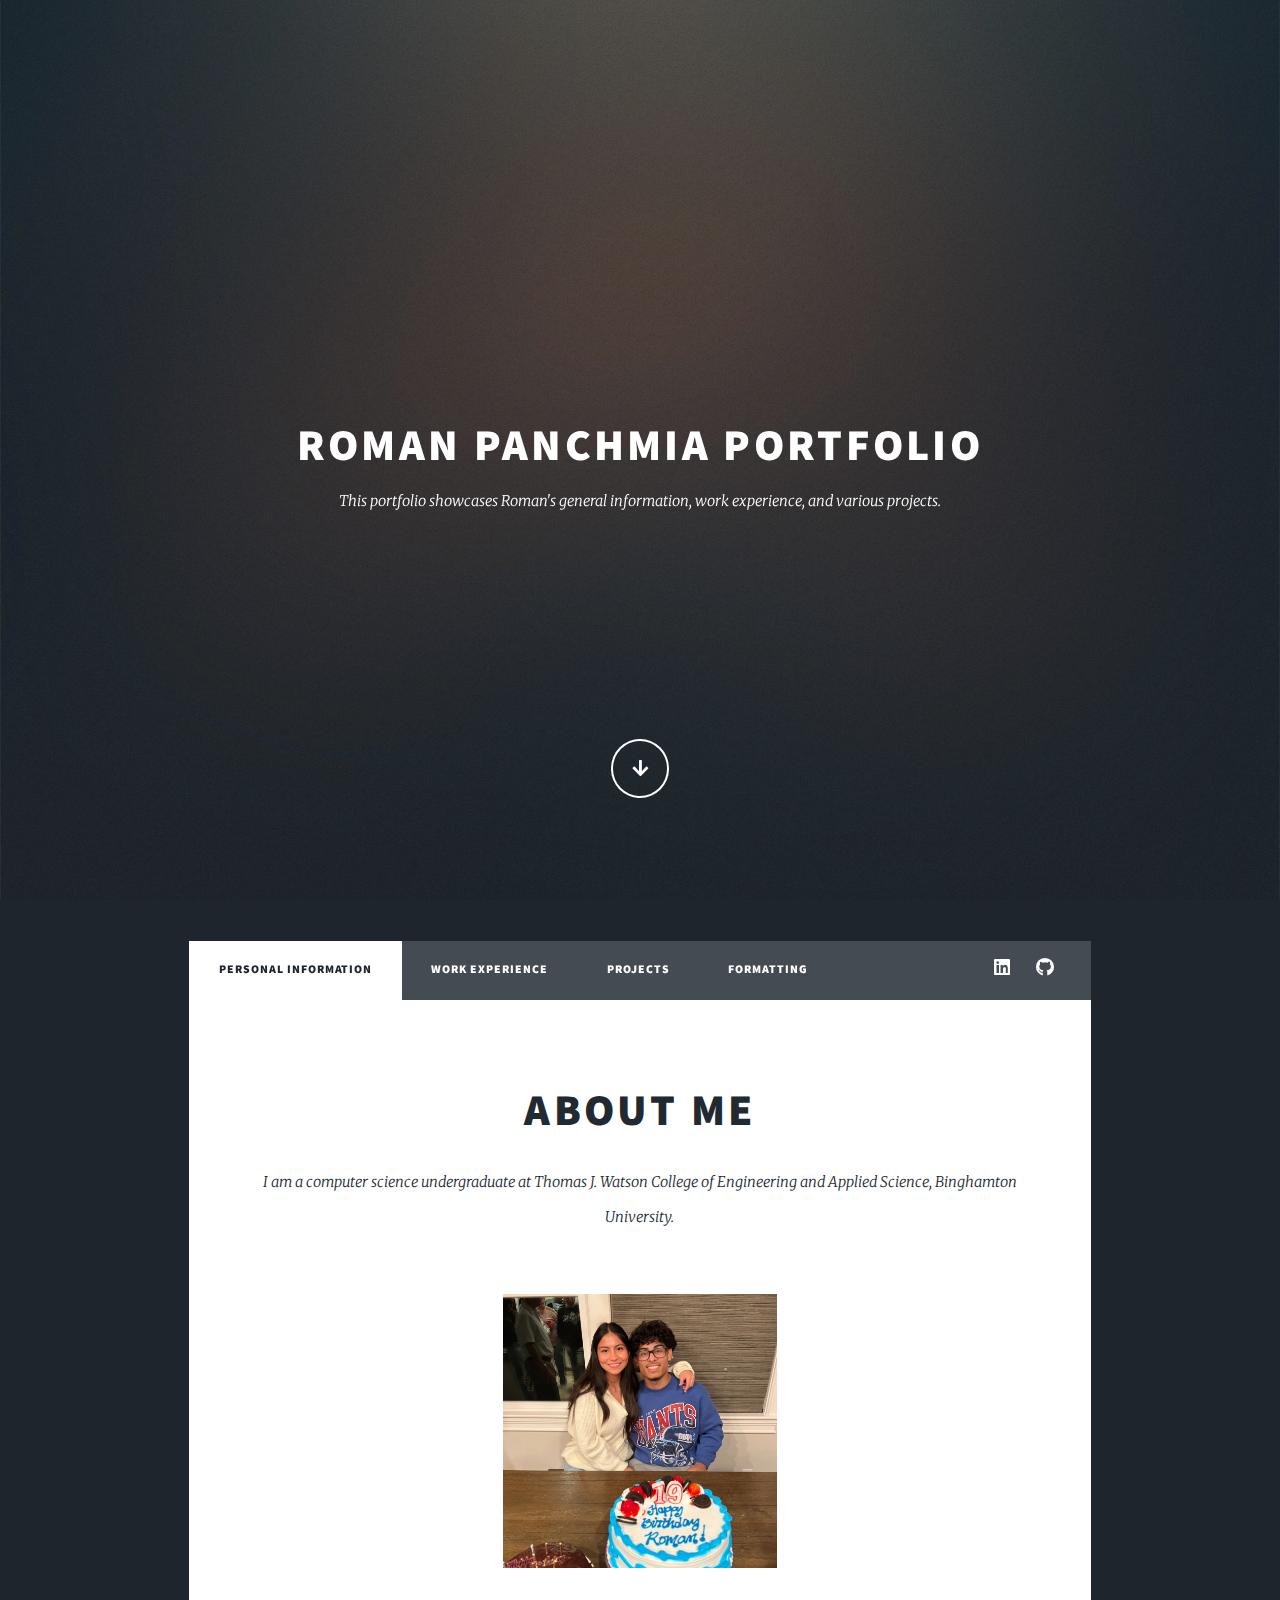
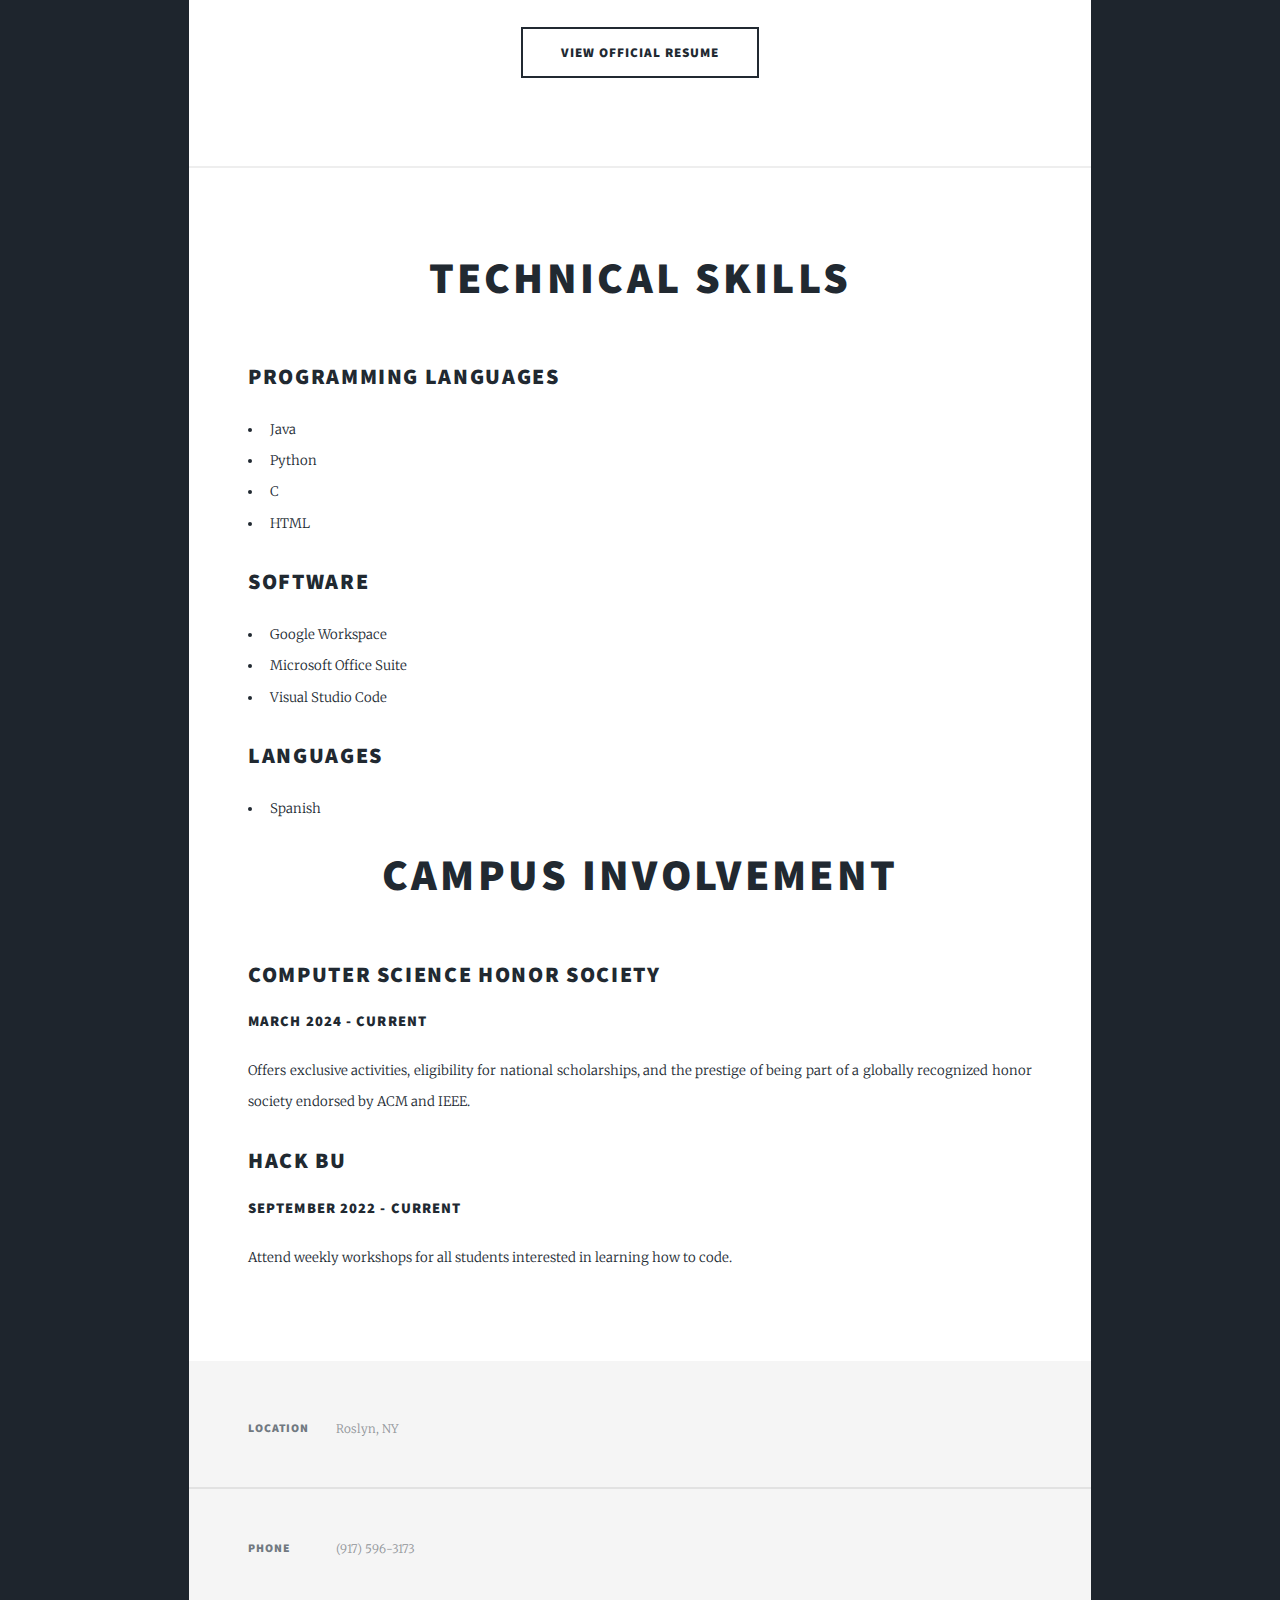
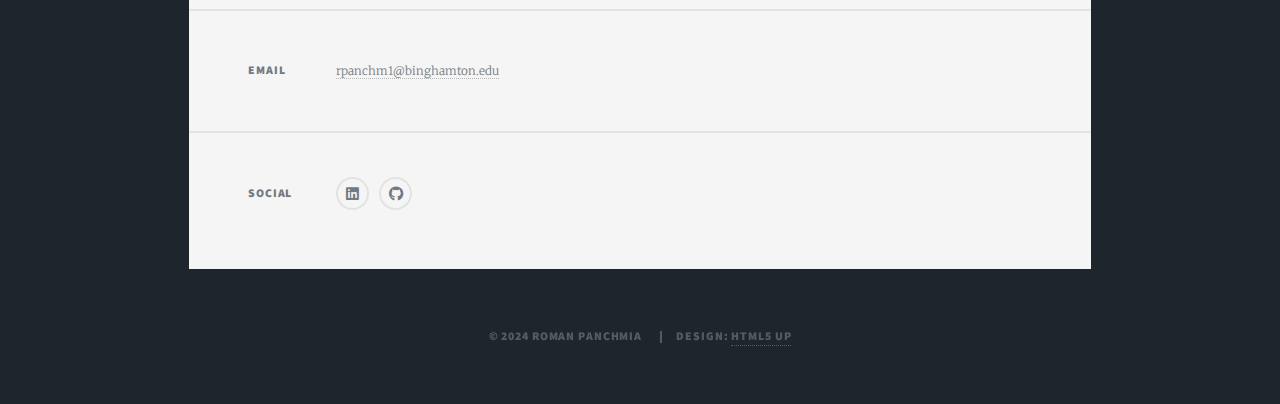
<file: index.html>
<!DOCTYPE HTML>
<!--
	Massively by HTML5 UP
	html5up.net | @ajlkn
	Free for personal and commercial use under the CCA 3.0 license (html5up.net/license)
-->
<html>

<head>
	<title>RP Portfolio</title>
	<meta charset="utf-8" />
	<meta name="viewport" content="width=device-width, initial-scale=1, user-scalable=no" />
	<link rel="stylesheet" href="assets/css/main.css" />
	<noscript>
		<link rel="stylesheet" href="assets/css/noscript.css" />
	</noscript>
</head>

<body class="is-preload">

	<!-- Wrapper -->
	<div id="wrapper" class="fade-in">

		<!-- Intro -->
		<div id="intro">
			<h1>Roman Panchmia Portfolio<br /> </h1>
			<p>This portfolio showcases Roman's general information, work experience, and various projects.<br />
				<!--<a href="https://www.linkedin.com/in/roman-panchmia/">@roman-panchmia</a> for Linkedin profile.<a-->
			<ul class="actions">
				<li><a href="#header" class="button icon solid solo fa-arrow-down scrolly">Continue</a></li>
			</ul>
		</div>

		<!-- Header -->
		<header id="header">
			<a href="index.html" class="logo">RP Portfolio</a>
		</header>

		<!-- Nav -->
		<nav id="nav">
			<ul class="links">
				<li class="active"><a href="index.html">Personal Information</a></li>
				<li><a href="workexp.html">Work Experience</a></li>
				<li><a href="projects.html">Projects</a></li>
				<li><a href="elements.html">Formatting</a></li>
			</ul>
			<ul class="icons">
				<li><a href="https://www.linkedin.com/in/roman-panchmia/" class="icon brands alt fa-linkedin"><span
							class="label">Linkedin</span></a></li>
				<li><a href="https://github.com/rpanchmia22" class="icon brands alt fa-github"><span
							class="label">GitHub</span></a></li>
			</ul>
		</nav>

		<!-- Main -->
		<div id="main">

			<!-- Featured Post -->
			<article class="post featured">
				<header class="major">
					<h2>About Me<br /></h2>
					<p>I am a computer science undergraduate at Thomas J. Watson College of Engineering and Applied
						Science, Binghamton University.</p>
				</header>
				<a class="image pfp"><img src="images/roman.jpg" alt="" /></a>
				<ul class="actions special">
					<li><a href="https://docs.google.com/document/d/1dE6B6vCl4RySHCL8rIAnQz1eW8MkAUP3HIXCrnpaXB0/edit?usp=sharing"
							class="button large">View Official Resume</a></li>
				</ul>
			</article>


			<!-- <section class="posts">
									<article>
										<header>
											<span class="date">April 24, 2017</span>
											<h2><a href="#">Sed magna<br />
											ipsum faucibus</a></h2>
										</header>
										<a href="#" class="image fit"><img src="images/pic02.jpg" alt="" /></a>
										<p>Donec eget ex magna. Interdum et malesuada fames ac ante ipsum primis in faucibus. Pellentesque venenatis dolor imperdiet dolor mattis sagittis magna etiam.</p>
										<ul class="actions special">
											<li><a href="#" class="button">Full Story</a></li>
										</ul>
									</article>
									<article>
										<header>
											<span class="date">April 22, 2017</span>
											<h2><a href="#">Primis eget<br />
											imperdiet lorem</a></h2>
										</header>
										<a href="#" class="image fit"><img src="images/pic03.jpg" alt="" /></a>
										<p>Donec eget ex magna. Interdum et malesuada fames ac ante ipsum primis in faucibus. Pellentesque venenatis dolor imperdiet dolor mattis sagittis magna etiam.</p>
										<ul class="actions special">
											<li><a href="#" class="button">Full Story</a></li>
										</ul>
									</article>
									<article>
										<header>
											<span class="date">April 18, 2017</span>
											<h2><a href="#">Ante mattis<br />
											interdum dolor</a></h2>
										</header>
										<a href="#" class="image fit"><img src="images/pic04.jpg" alt="" /></a>
										<p>Donec eget ex magna. Interdum et malesuada fames ac ante ipsum primis in faucibus. Pellentesque venenatis dolor imperdiet dolor mattis sagittis magna etiam.</p>
										<ul class="actions special">
											<li><a href="#" class="button">Full Story</a></li>
										</ul>
									</article>
									<article>
										<header>
											<span class="date">April 14, 2017</span>
											<h2><a href="#">Tempus sed<br />
											nulla imperdiet</a></h2>
										</header>
										<a href="#" class="image fit"><img src="images/pic05.jpg" alt="" /></a>
										<p>Donec eget ex magna. Interdum et malesuada fames ac ante ipsum primis in faucibus. Pellentesque venenatis dolor imperdiet dolor mattis sagittis magna etiam.</p>
										<ul class="actions special">
											<li><a href="#" class="button">Full Story</a></li>
										</ul>
									</article>
									<article>
										<header>
											<span class="date">April 11, 2017</span>
											<h2><a href="#">Odio magna<br />
											sed consectetur</a></h2>
										</header>
										<a href="#" class="image fit"><img src="images/pic06.jpg" alt="" /></a>
										<p>Donec eget ex magna. Interdum et malesuada fames ac ante ipsum primis in faucibus. Pellentesque venenatis dolor imperdiet dolor mattis sagittis magna etiam.</p>
										<ul class="actions special">
											<li><a href="#" class="button">Full Story</a></li>
										</ul>
									</article>
									<article>
										<header>
											<span class="date">April 7, 2017</span>
											<h2><a href="#">Augue lorem<br />
											primis vestibulum</a></h2>
										</header>
										<a href="#" class="image fit"><img src="images/pic07.jpg" alt="" /></a>
										<p>Donec eget ex magna. Interdum et malesuada fames ac ante ipsum primis in faucibus. Pellentesque venenatis dolor imperdiet dolor mattis sagittis magna etiam.</p>
										<ul class="actions special">
											<li><a href="#" class="button">Full Story</a></li>
										</ul>
									</article>
								</section> -->

			<!-- Post -->
			<section class="post">
				<header class="major">
					<h1>Technical Skills<br /> </h1>
				</header>
				<h2>Programming Languages</h2>
				<ul>
					<li>Java</li>
					<li>Python</li>
					<li>C</li>
					<li>HTML</li>
				</ul>
				<h2>Software</h2>
				<ul>
					<li>Google Workspace</li>
					<li>Microsoft Office Suite</li>
					<li>Visual Studio Code</li>
				</ul>
				<h2>Languages</h2>
				<ul>
					<li>Spanish</li>
				</ul>

				<header class="major">
					<h1>Campus Involvement<br /> </h1>
				</header>
				<h2>Computer Science Honor Society</h2>
				<h3>March 2024 - Current</h3>
				<p>Offers exclusive activities, eligibility for national scholarships, and the prestige of being part of
					a globally recognized honor society endorsed by ACM and IEEE.</p>

				<h2>Hack BU</h2>
				<h3>September 2022 - Current</h3>
				<p>Attend weekly workshops for all students interested in learning how to code.</p>
			</section>
			
			<!-- <section class="post">
				<header class="major">
					<h1>Campus Involvement<br /> </h1>
				</header>
				<h2>Computer Science Honor Society</h2>
				<h3>March 2024 - Current</h3>
				<p>Offers exclusive activities, eligibility for national scholarships, and the prestige of being part of
					a globally recognized honor society endorsed by ACM and IEEE.</p>

				<h2>Hack BU</h2>
				<h3>September 2022 - Current</h3>
				<p>Attend weekly workshops for all students interested in learning how to code.</p>
			</section> -->

			<!-- Footer -->
			<!-- <footer>
								<div class="pagination">
									<a href="#" class="previous">Prev</a>
									<a href="#" class="page active">1</a>
									<a href="#" class="page">2</a>
									<a href="#" class="page">3</a>
									<span class="extra">&hellip;</span>
									<a href="#" class="page">8</a>
									<a href="#" class="page">9</a>
									<a href="#" class="page">10</a>
									<a href="#" class="next">Next</a>
								</div>
							</footer> -->

		</div>

		<!-- Footer -->
		<footer id="footer">
			<!-- <section>
							<form method="post" action="#">
								<div class="fields">
									<div class="field">
										<label for="name">Name</label>
										<input type="text" name="name" id="name" />
									</div>
									<div class="field">
										<label for="email">Email</label>
										<input type="text" name="email" id="email" />
									</div>
									<div class="field">
										<label for="message">Message</label>
										<textarea name="message" id="message" rows="3"></textarea>
									</div>
								</div>
								<ul class="actions">
									<li><input type="submit" value="Send Message" /></li>
								</ul>
							</form>
						</section> -->
			<section class="split contact">
				<section class="alt">
					<h3>Location</h3>
					<p>Roslyn, NY</p>
				</section>
				<section>
					<h3>Phone</h3>
					<p>(917) 596-3173</p>
				</section>
				<section>
					<h3>Email</h3>
					<p><a href="https://mail.google.com/mail/u/2/#inbox?compose=DmwnWrRpdtdfXnzWDwCBsLHzBnTmSRdfqnQgjwCwNLpHNbcwSXhHvjQDpxVwKTvqjRtrrcMkvdbq">
						rpanchm1@binghamton.edu</a></p>
				</section>
				<section>
					<h3>Social</h3>
					<ul class="icons alt">
						<li><a href="https://www.linkedin.com/in/roman-panchmia/"
								class="icon brands alt fa-linkedin"><span class="label">Instagram</span></a></li>
						<li><a href="https://github.com/rpanchmia22" class="icon brands alt fa-github"><span
									class="label">GitHub</span></a></li>
					</ul>
				</section>
			</section>
		</footer>

		<!-- Copyright -->
		<div id="copyright">
			<ul>
				<li>&copy; 2024 Roman Panchmia</li>
				<li>Design: <a href="https://html5up.net">HTML5 UP</a></li>
			</ul>
		</div>
	</div>

	<!-- Scripts -->
	<script src="assets/js/jquery.min.js"></script>
	<script src="assets/js/jquery.scrollex.min.js"></script>
	<script src="assets/js/jquery.scrolly.min.js"></script>
	<script src="assets/js/browser.min.js"></script>
	<script src="assets/js/breakpoints.min.js"></script>
	<script src="assets/js/util.js"></script>
	<script src="assets/js/main.js"></script>

</body>

</html>
</file>
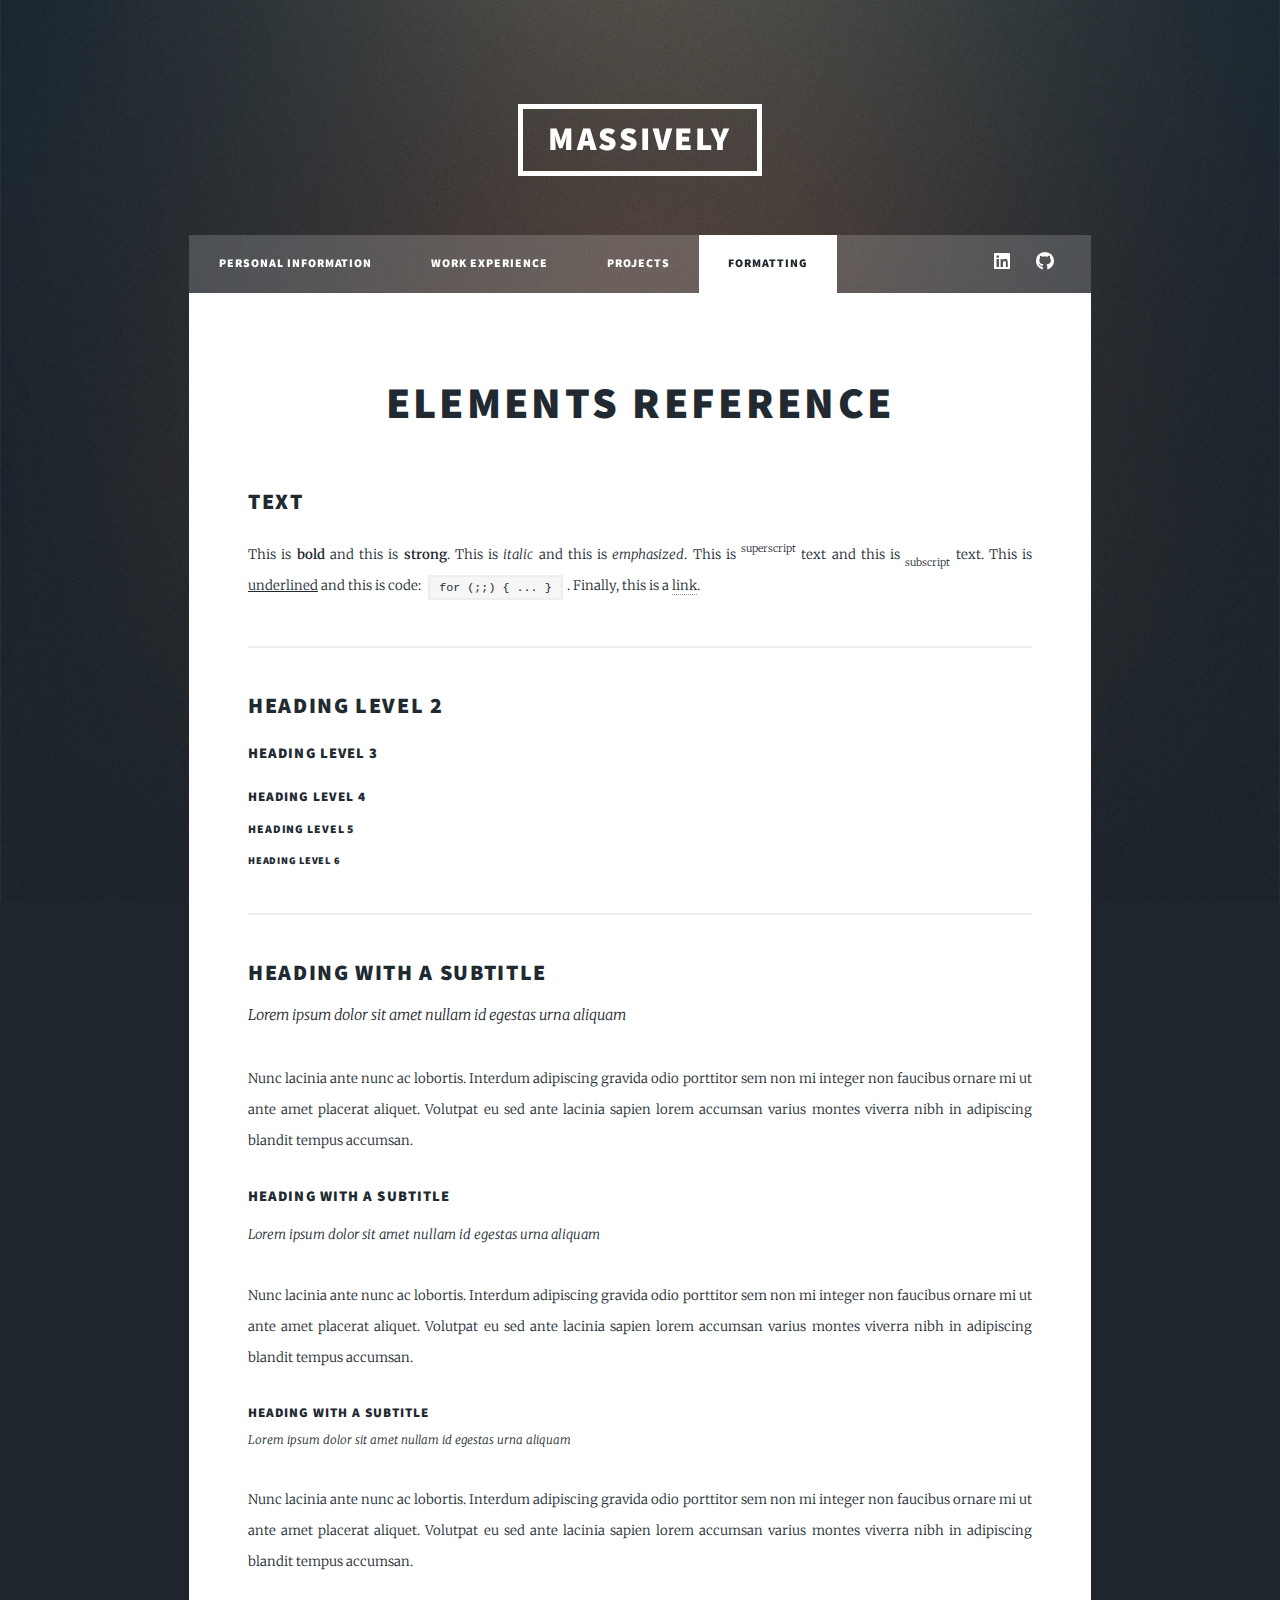
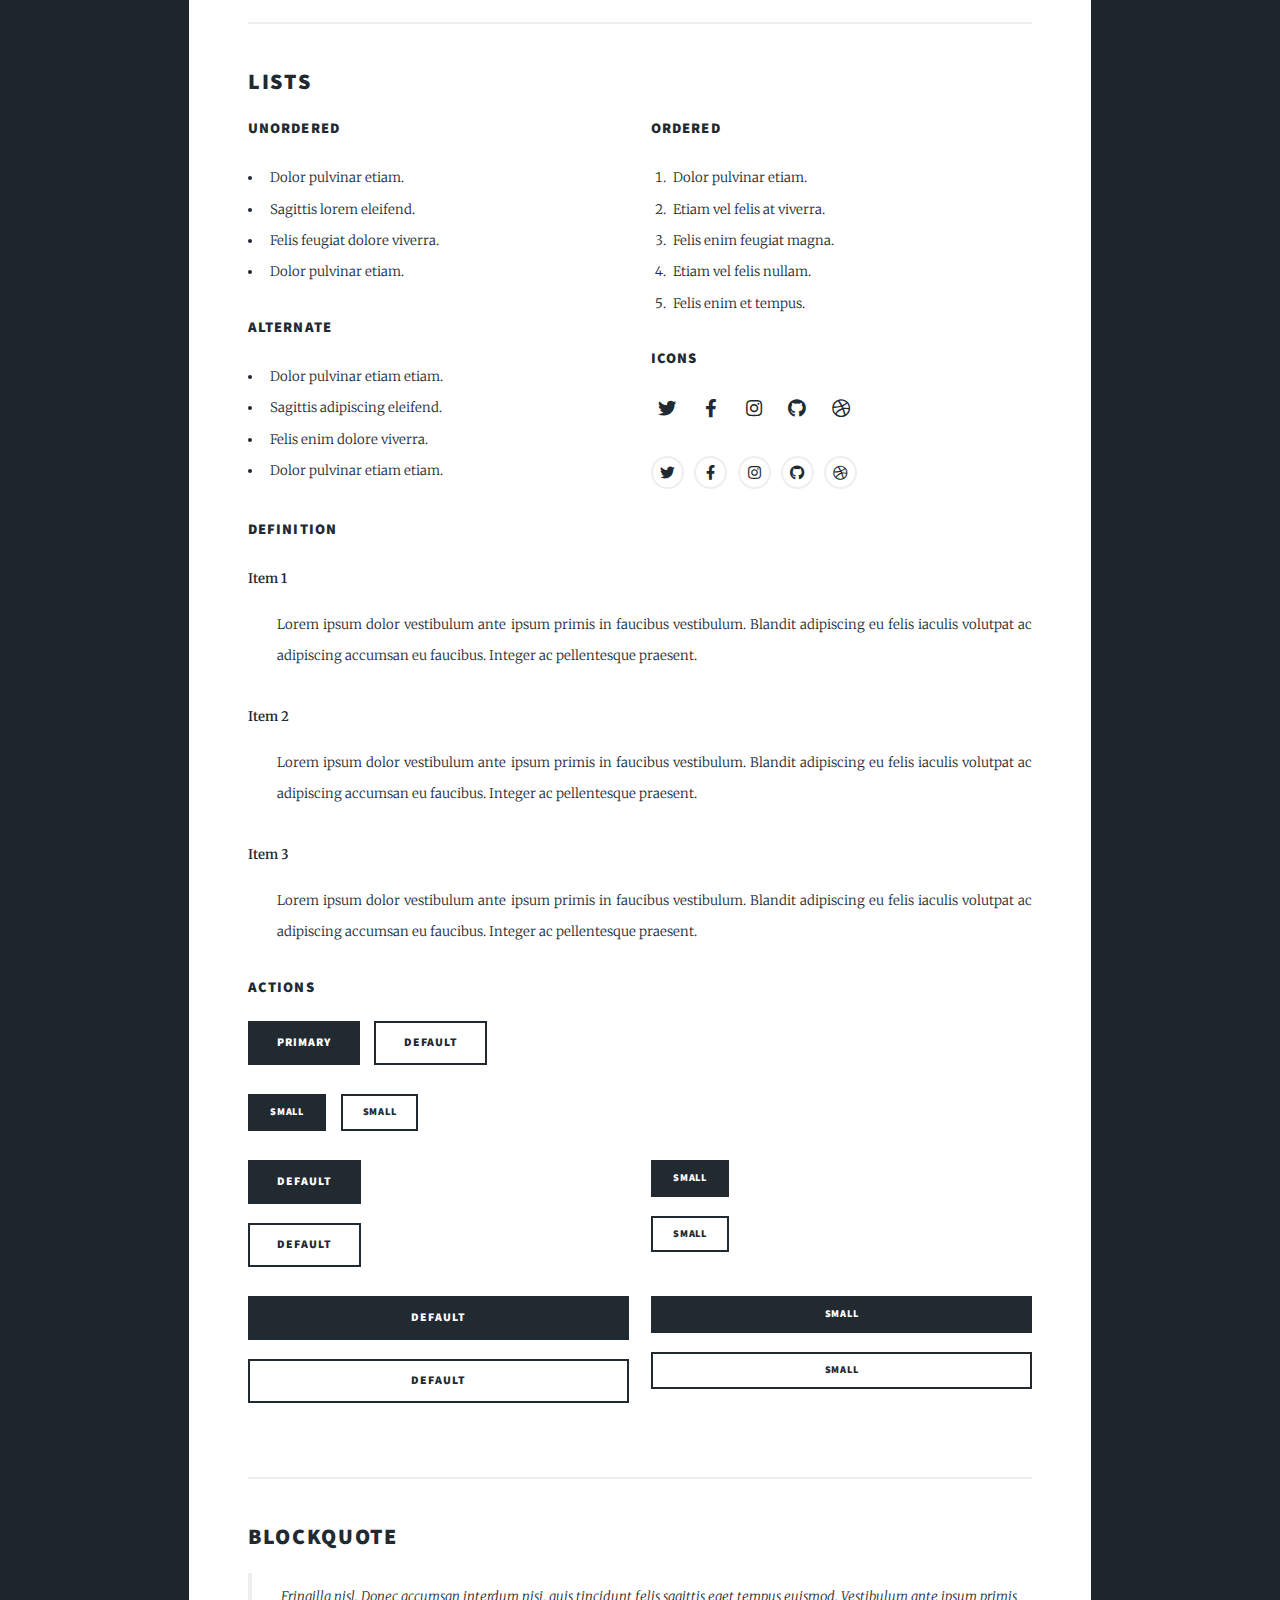
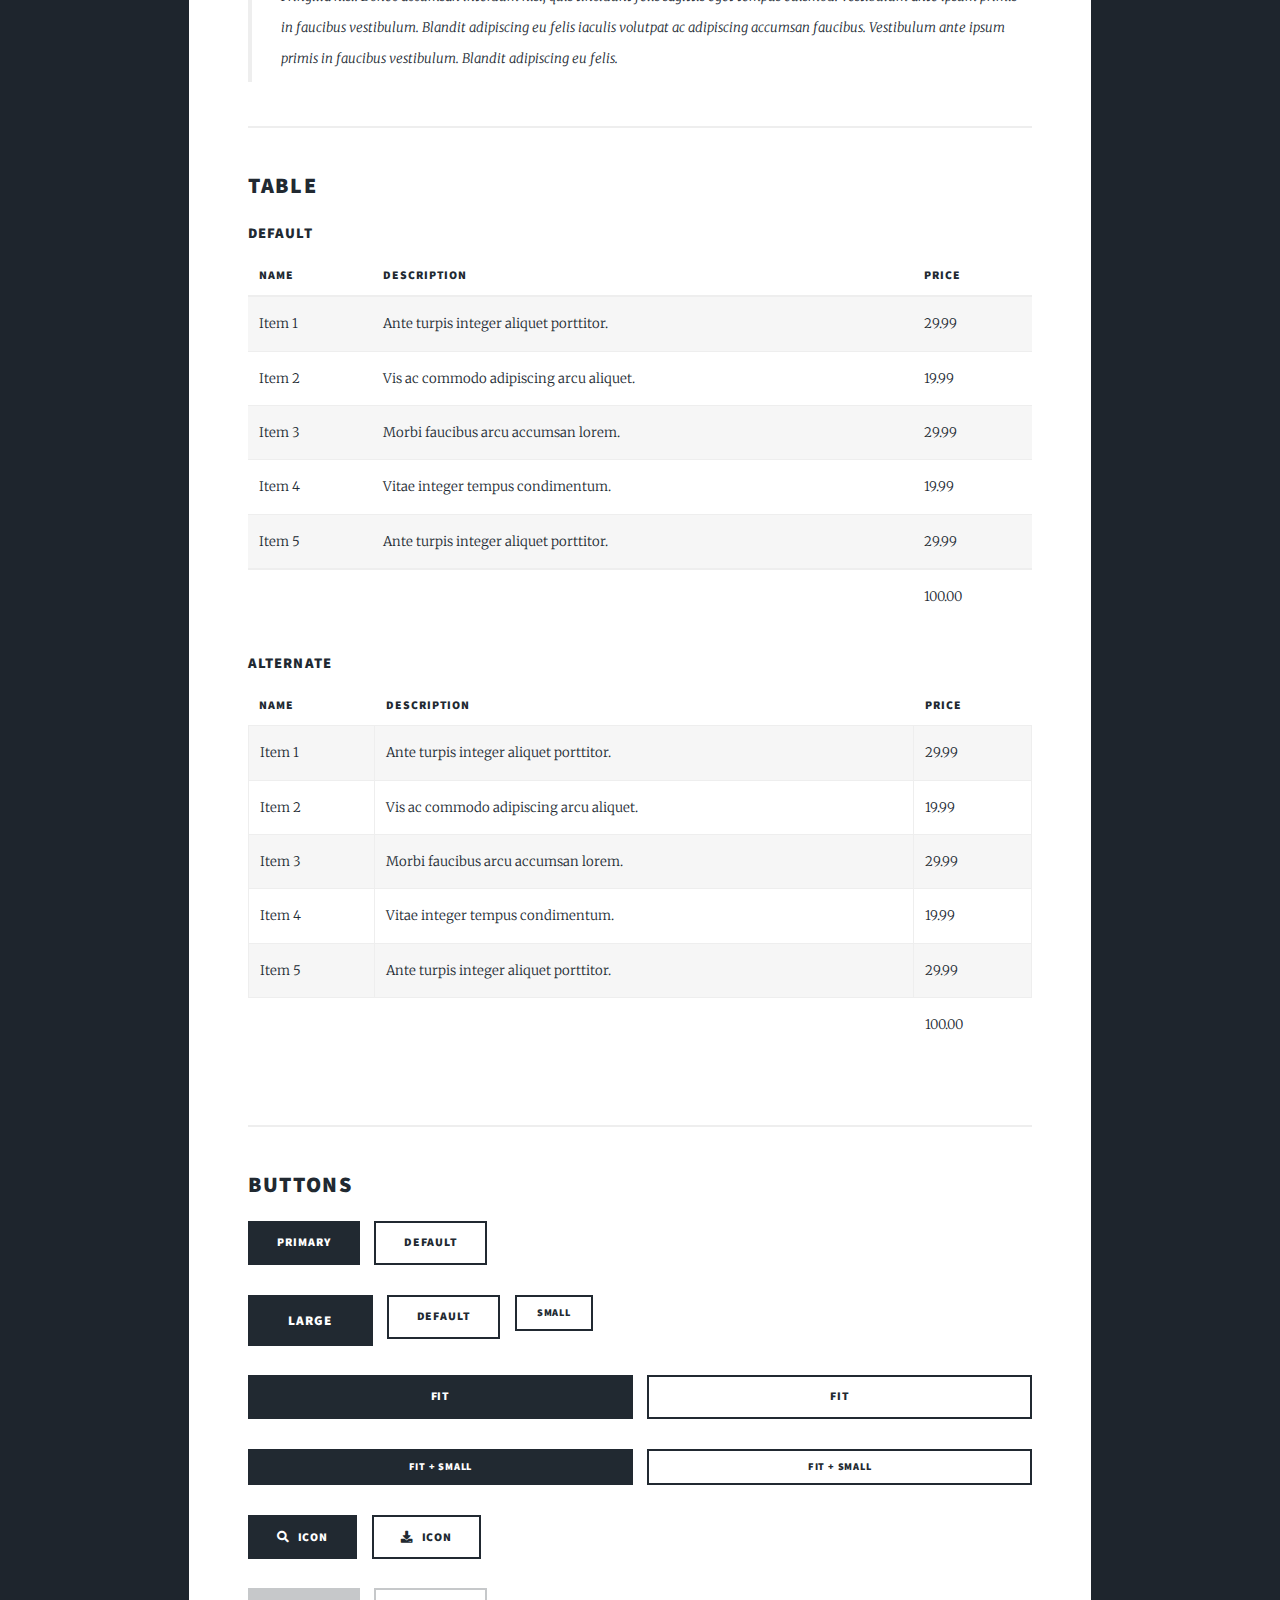
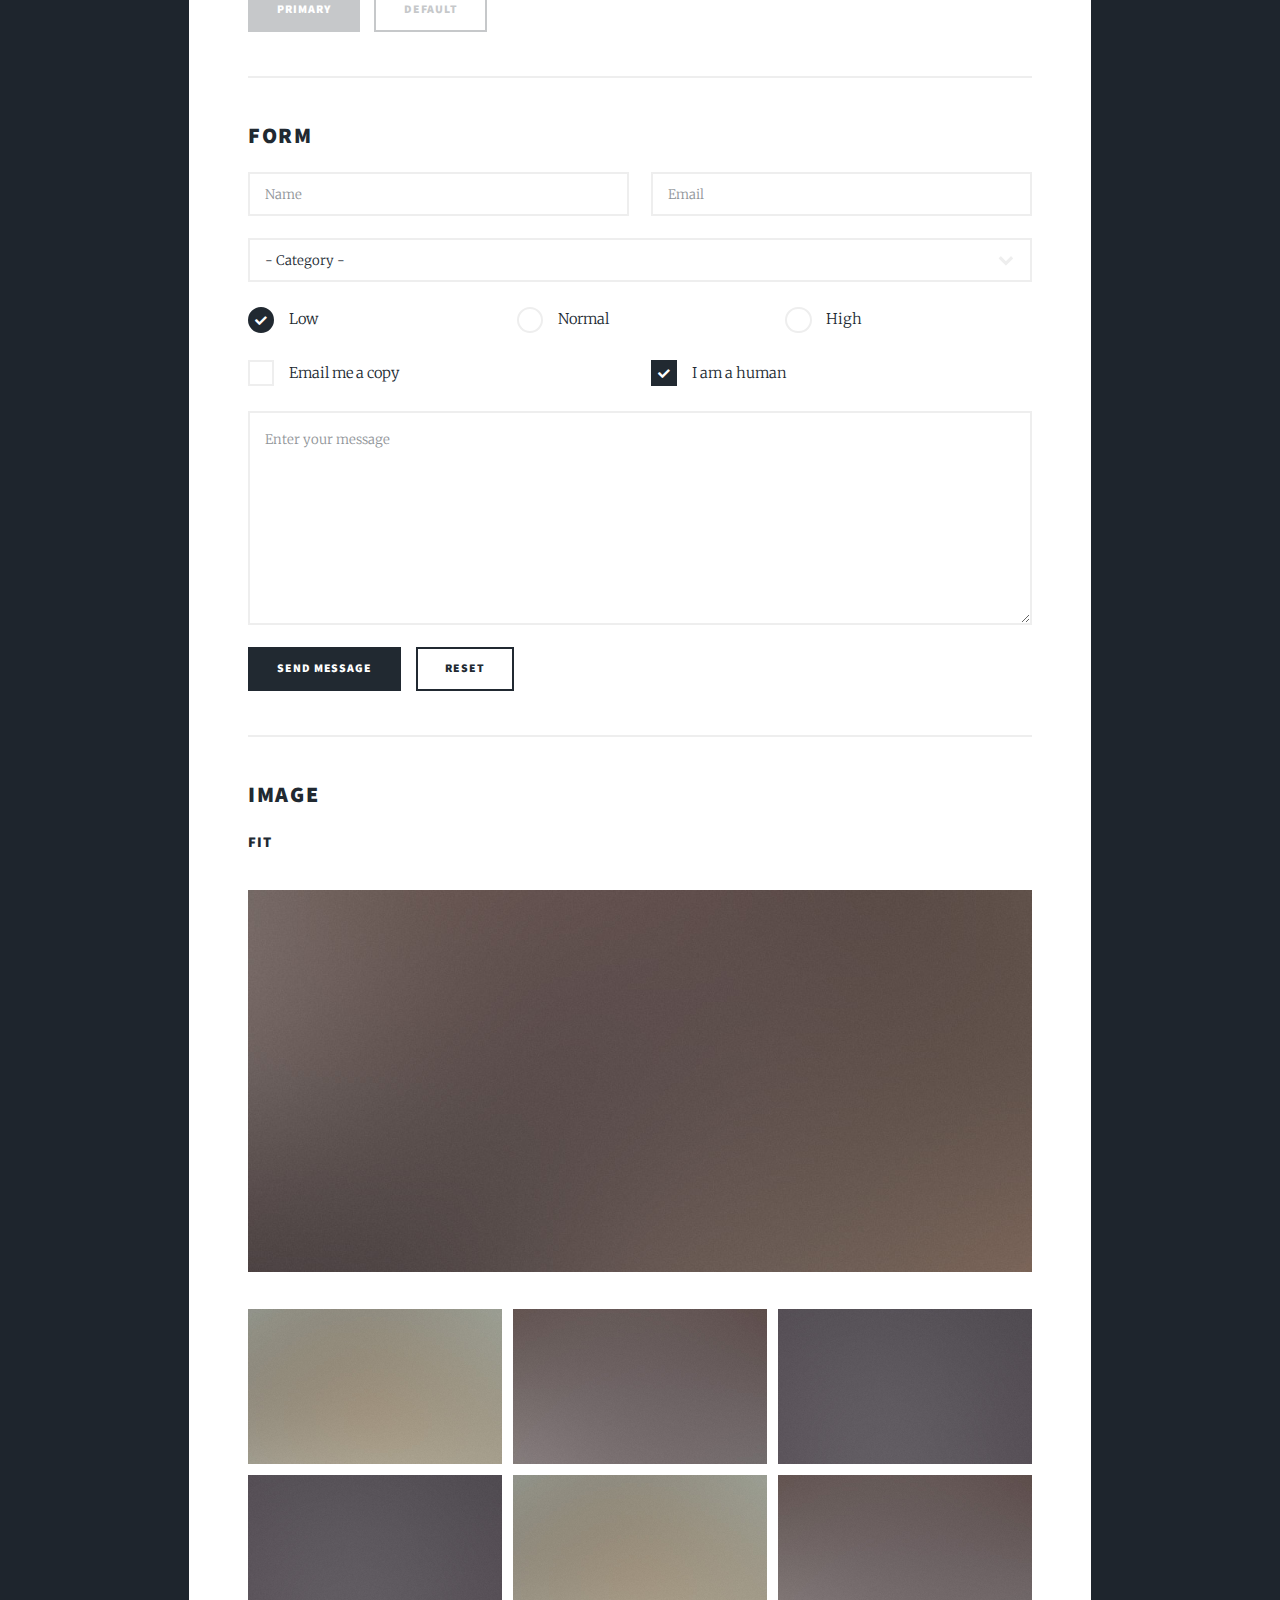
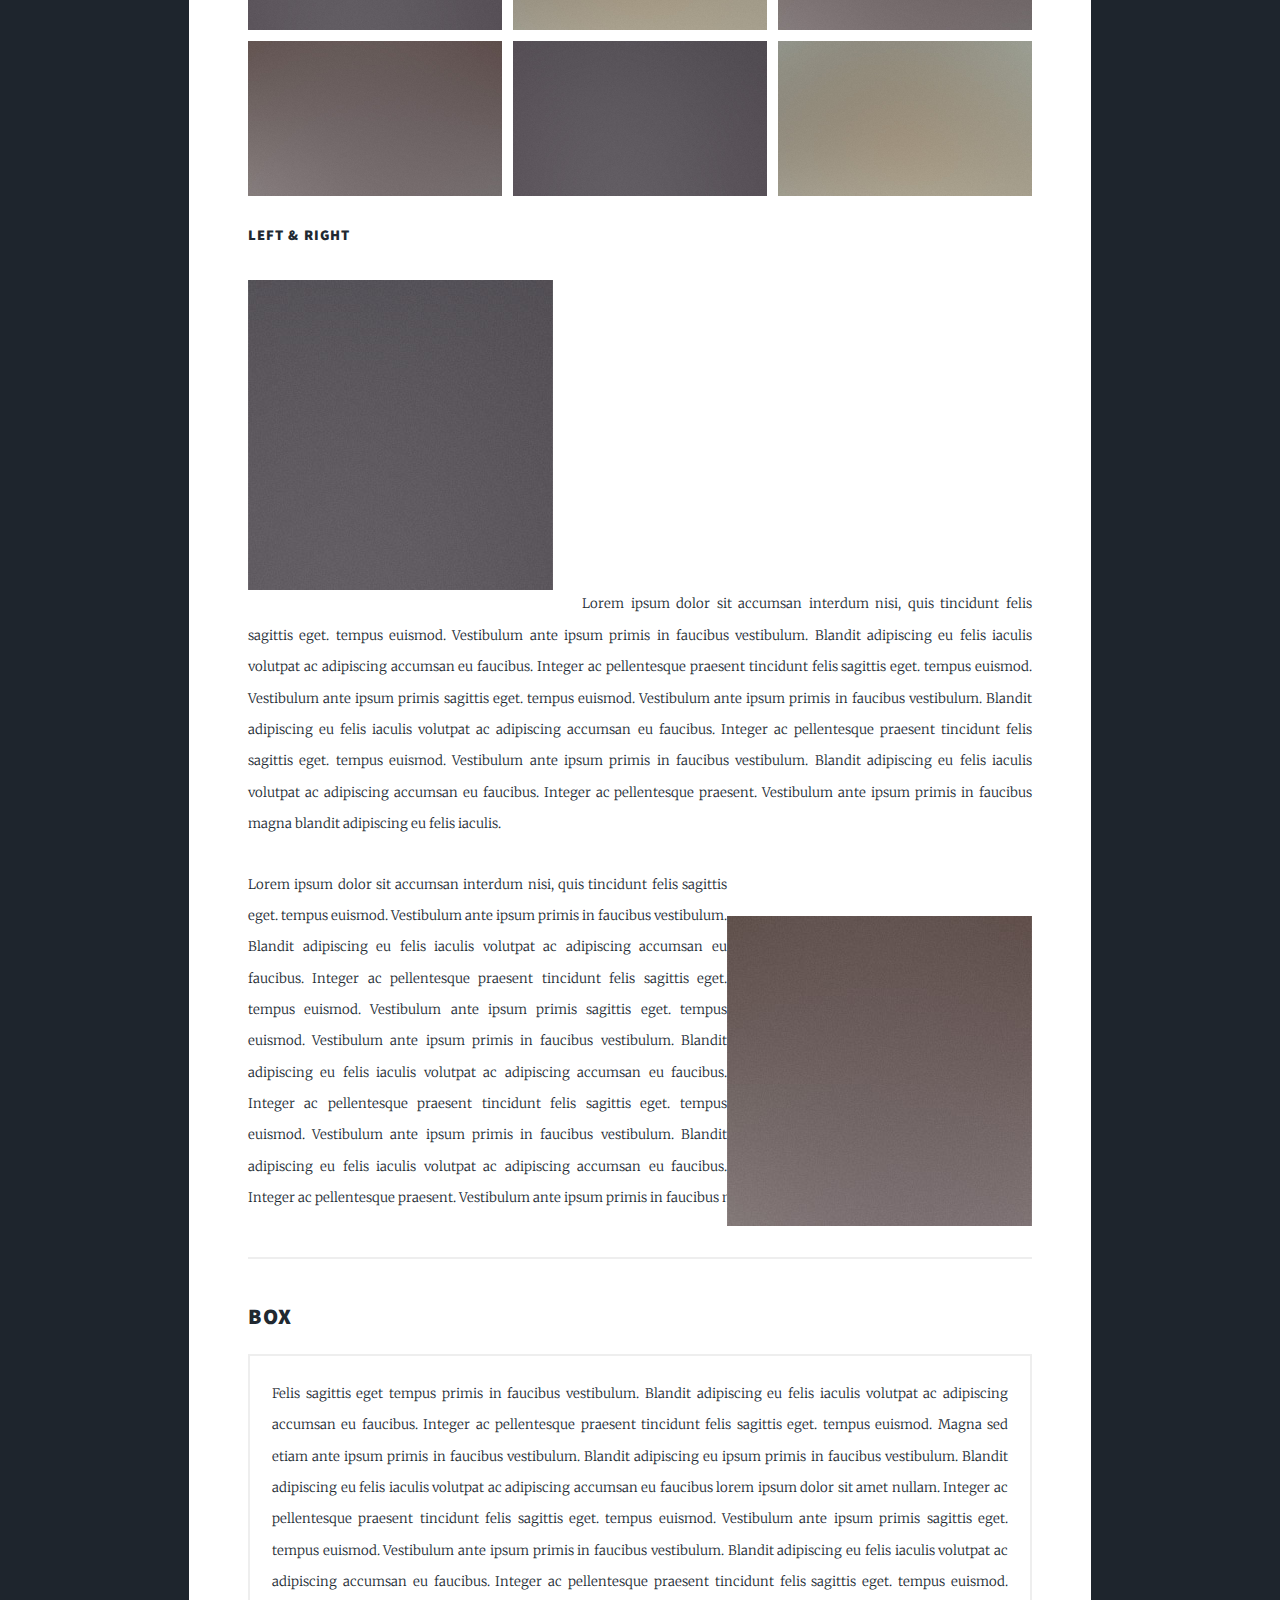
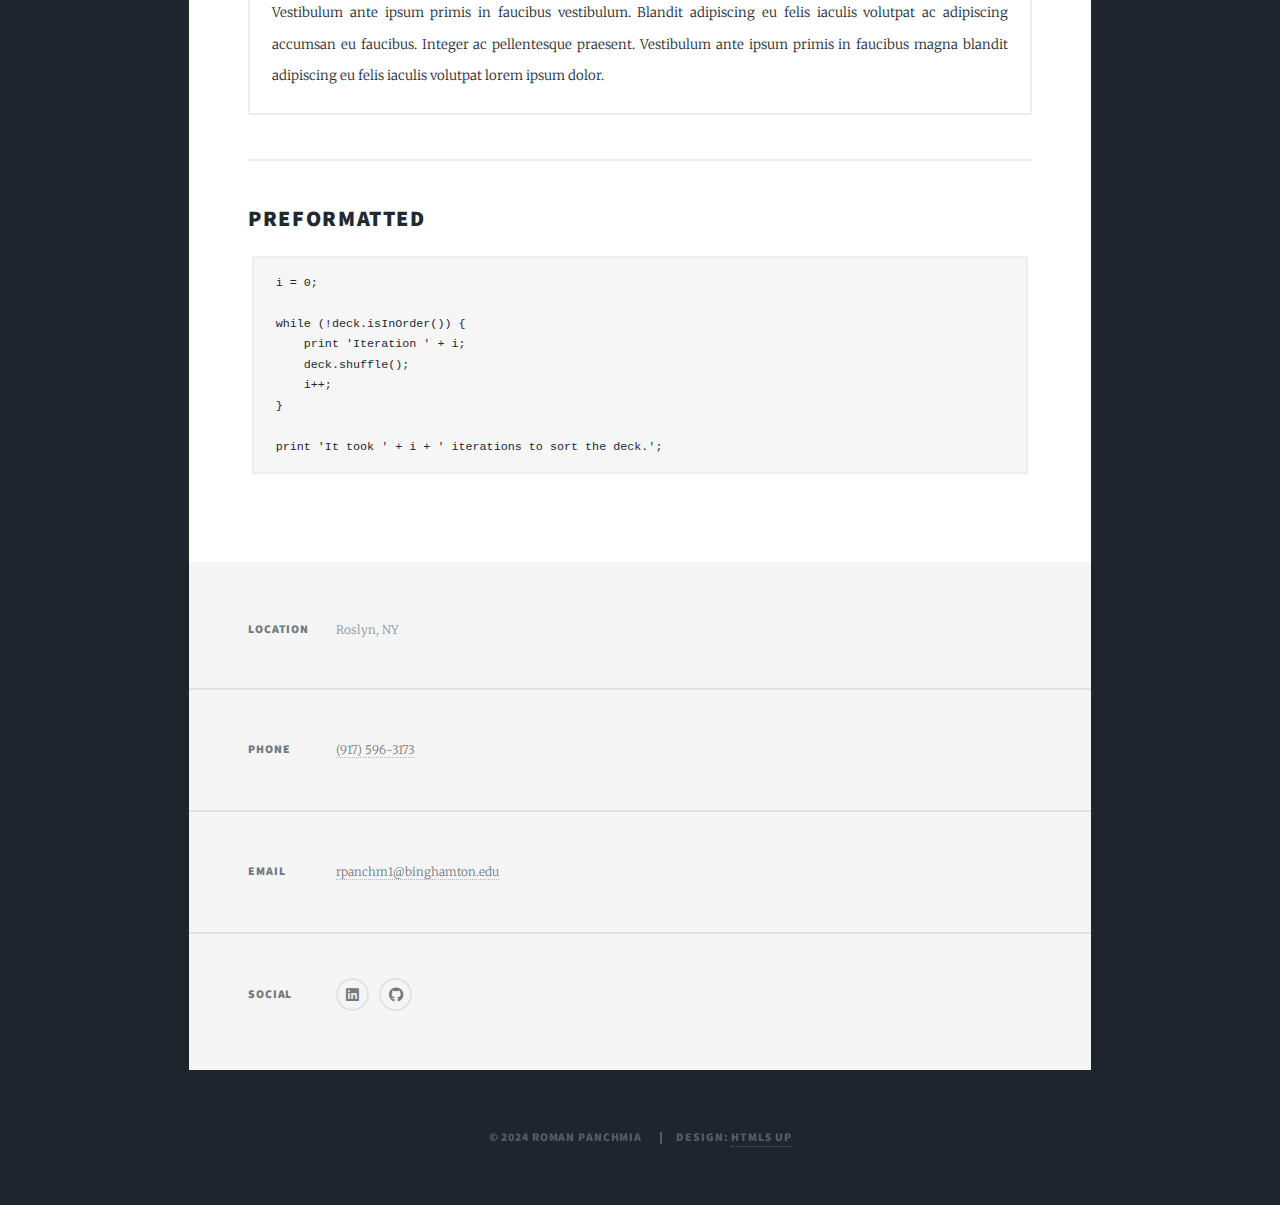
<file: elements.html>
<!DOCTYPE HTML>
<!--
	Massively by HTML5 UP
	html5up.net | @ajlkn
	Free for personal and commercial use under the CCA 3.0 license (html5up.net/license)
-->
<html>

<head>
	<title>Elements Reference - Massively by HTML5 UP</title>
	<meta charset="utf-8" />
	<meta name="viewport" content="width=device-width, initial-scale=1, user-scalable=no" />
	<link rel="stylesheet" href="assets/css/main.css" />
	<noscript>
		<link rel="stylesheet" href="assets/css/noscript.css" />
	</noscript>
</head>

<body class="is-preload">

	<!-- Wrapper -->
	<div id="wrapper">

		<!-- Header -->
		<header id="header">
			<a href="index.html" class="logo">Massively</a>
		</header>

		<!-- Nav -->
		<nav id="nav">
			<ul class="links">
				<li><a href="index.html">Personal Information</a></li>
				<li><a href="workexp.html">Work Experience</a></li>
				<li><a href="projects.html">Projects</a></li>
				<li class="active"><a href="elements.html">Formatting</a></li>
			</ul>
			<ul class="icons">
				<li><a href="https://www.linkedin.com/in/roman-panchmia/" class="icon brands alt fa-linkedin"><span
							class="label">Linkedin</span></a></li>
				<li><a href="https://github.com/rpanchmia22" class="icon brands alt fa-github"><span
							class="label">GitHub</span></a></li>
			</ul>
		</nav>

		<!-- Main -->
		<div id="main">

			<!-- Post -->
			<section class="post">
				<header class="major">
					<h1>Elements Reference</h1>
				</header>

				<!-- Text stuff -->
				<h2>Text</h2>
				<p>This is <b>bold</b> and this is <strong>strong</strong>. This is <i>italic</i> and this is
					<em>emphasized</em>.
					This is <sup>superscript</sup> text and this is <sub>subscript</sub> text.
					This is <u>underlined</u> and this is code: <code>for (;;) { ... }</code>.
					Finally, this is a <a href="#">link</a>.</p>
				<hr />
				<h2>Heading Level 2</h2>
				<h3>Heading Level 3</h3>
				<h4>Heading Level 4</h4>
				<h5>Heading Level 5</h5>
				<h6>Heading Level 6</h6>
				<hr />
				<header>
					<h2>Heading with a Subtitle</h2>
					<p>Lorem ipsum dolor sit amet nullam id egestas urna aliquam</p>
				</header>
				<p>Nunc lacinia ante nunc ac lobortis. Interdum adipiscing gravida odio porttitor sem non mi integer non
					faucibus ornare mi ut ante amet placerat aliquet. Volutpat eu sed ante lacinia sapien lorem accumsan
					varius montes viverra nibh in adipiscing blandit tempus accumsan.</p>
				<header>
					<h3>Heading with a Subtitle</h3>
					<p>Lorem ipsum dolor sit amet nullam id egestas urna aliquam</p>
				</header>
				<p>Nunc lacinia ante nunc ac lobortis. Interdum adipiscing gravida odio porttitor sem non mi integer non
					faucibus ornare mi ut ante amet placerat aliquet. Volutpat eu sed ante lacinia sapien lorem accumsan
					varius montes viverra nibh in adipiscing blandit tempus accumsan.</p>
				<header>
					<h4>Heading with a Subtitle</h4>
					<p>Lorem ipsum dolor sit amet nullam id egestas urna aliquam</p>
				</header>
				<p>Nunc lacinia ante nunc ac lobortis. Interdum adipiscing gravida odio porttitor sem non mi integer non
					faucibus ornare mi ut ante amet placerat aliquet. Volutpat eu sed ante lacinia sapien lorem accumsan
					varius montes viverra nibh in adipiscing blandit tempus accumsan.</p>

				<hr />

				<!-- Lists -->
				<h2>Lists</h2>
				<div class="row">
					<div class="col-6 col-12-small">

						<h3>Unordered</h3>
						<ul>
							<li>Dolor pulvinar etiam.</li>
							<li>Sagittis lorem eleifend.</li>
							<li>Felis feugiat dolore viverra.</li>
							<li>Dolor pulvinar etiam.</li>
						</ul>

						<h3>Alternate</h3>
						<ul class="alt">
							<li>Dolor pulvinar etiam etiam.</li>
							<li>Sagittis adipiscing eleifend.</li>
							<li>Felis enim dolore viverra.</li>
							<li>Dolor pulvinar etiam etiam.</li>
						</ul>

					</div>
					<div class="col-6 col-12-small">

						<h3>Ordered</h3>
						<ol>
							<li>Dolor pulvinar etiam.</li>
							<li>Etiam vel felis at viverra.</li>
							<li>Felis enim feugiat magna.</li>
							<li>Etiam vel felis nullam.</li>
							<li>Felis enim et tempus.</li>
						</ol>

						<h3>Icons</h3>
						<ul class="icons">
							<li><a href="#" class="icon brands fa-twitter"><span class="label">Twitter</span></a></li>
							<li><a href="#" class="icon brands fa-facebook-f"><span class="label">Facebook</span></a>
							</li>
							<li><a href="#" class="icon brands fa-instagram"><span class="label">Instagram</span></a>
							</li>
							<li><a href="#" class="icon brands fa-github"><span class="label">Github</span></a></li>
							<li><a href="#" class="icon brands fa-dribbble"><span class="label">Dribbble</span></a></li>
						</ul>
						<ul class="icons alt">
							<li><a href="#" class="icon brands alt fa-twitter"><span class="label">Twitter</span></a>
							</li>
							<li><a href="#" class="icon brands alt fa-facebook-f"><span
										class="label">Facebook</span></a></li>
							<li><a href="#" class="icon brands alt fa-instagram"><span
										class="label">Instagram</span></a></li>
							<li><a href="#" class="icon brands alt fa-github"><span class="label">Github</span></a></li>
							<li><a href="#" class="icon brands alt fa-dribbble"><span class="label">Dribbble</span></a>
							</li>
						</ul>

					</div>
				</div>
				<h3>Definition</h3>
				<dl>
					<dt>Item 1</dt>
					<dd>
						<p>Lorem ipsum dolor vestibulum ante ipsum primis in faucibus vestibulum. Blandit adipiscing eu
							felis iaculis volutpat ac adipiscing accumsan eu faucibus. Integer ac pellentesque praesent.
						</p>
					</dd>
					<dt>Item 2</dt>
					<dd>
						<p>Lorem ipsum dolor vestibulum ante ipsum primis in faucibus vestibulum. Blandit adipiscing eu
							felis iaculis volutpat ac adipiscing accumsan eu faucibus. Integer ac pellentesque praesent.
						</p>
					</dd>
					<dt>Item 3</dt>
					<dd>
						<p>Lorem ipsum dolor vestibulum ante ipsum primis in faucibus vestibulum. Blandit adipiscing eu
							felis iaculis volutpat ac adipiscing accumsan eu faucibus. Integer ac pellentesque praesent.
						</p>
					</dd>
				</dl>

				<h3>Actions</h3>
				<ul class="actions">
					<li><a href="#" class="button primary">Primary</a></li>
					<li><a href="#" class="button">Default</a></li>
				</ul>
				<ul class="actions small">
					<li><a href="#" class="button primary small">Small</a></li>
					<li><a href="#" class="button small">Small</a></li>
				</ul>
				<div class="row">
					<div class="col-6 col-12-small">
						<ul class="actions stacked">
							<li><a href="#" class="button primary">Default</a></li>
							<li><a href="#" class="button">Default</a></li>
						</ul>
					</div>
					<div class="col-6 col-12-small">
						<ul class="actions stacked">
							<li><a href="#" class="button primary small">Small</a></li>
							<li><a href="#" class="button small">Small</a></li>
						</ul>
					</div>
				</div>
				<div class="row">
					<div class="col-6 col-12-small">
						<ul class="actions stacked">
							<li><a href="#" class="button primary fit">Default</a></li>
							<li><a href="#" class="button fit">Default</a></li>
						</ul>
					</div>
					<div class="col-6 col-12-small">
						<ul class="actions stacked">
							<li><a href="#" class="button primary small fit">Small</a></li>
							<li><a href="#" class="button small fit">Small</a></li>
						</ul>
					</div>
				</div>

				<hr />

				<!-- Blockquote -->
				<h2>Blockquote</h2>
				<blockquote>Fringilla nisl. Donec accumsan interdum nisi, quis tincidunt felis sagittis eget tempus
					euismod. Vestibulum ante ipsum primis in faucibus vestibulum. Blandit adipiscing eu felis iaculis
					volutpat ac adipiscing accumsan faucibus. Vestibulum ante ipsum primis in faucibus vestibulum.
					Blandit adipiscing eu felis.</blockquote>

				<hr />

				<!-- Table -->
				<h2>Table</h2>

				<h3>Default</h3>
				<div class="table-wrapper">
					<table>
						<thead>
							<tr>
								<th>Name</th>
								<th>Description</th>
								<th>Price</th>
							</tr>
						</thead>
						<tbody>
							<tr>
								<td>Item 1</td>
								<td>Ante turpis integer aliquet porttitor.</td>
								<td>29.99</td>
							</tr>
							<tr>
								<td>Item 2</td>
								<td>Vis ac commodo adipiscing arcu aliquet.</td>
								<td>19.99</td>
							</tr>
							<tr>
								<td>Item 3</td>
								<td> Morbi faucibus arcu accumsan lorem.</td>
								<td>29.99</td>
							</tr>
							<tr>
								<td>Item 4</td>
								<td>Vitae integer tempus condimentum.</td>
								<td>19.99</td>
							</tr>
							<tr>
								<td>Item 5</td>
								<td>Ante turpis integer aliquet porttitor.</td>
								<td>29.99</td>
							</tr>
						</tbody>
						<tfoot>
							<tr>
								<td colspan="2"></td>
								<td>100.00</td>
							</tr>
						</tfoot>
					</table>
				</div>

				<h3>Alternate</h3>
				<div class="table-wrapper">
					<table class="alt">
						<thead>
							<tr>
								<th>Name</th>
								<th>Description</th>
								<th>Price</th>
							</tr>
						</thead>
						<tbody>
							<tr>
								<td>Item 1</td>
								<td>Ante turpis integer aliquet porttitor.</td>
								<td>29.99</td>
							</tr>
							<tr>
								<td>Item 2</td>
								<td>Vis ac commodo adipiscing arcu aliquet.</td>
								<td>19.99</td>
							</tr>
							<tr>
								<td>Item 3</td>
								<td> Morbi faucibus arcu accumsan lorem.</td>
								<td>29.99</td>
							</tr>
							<tr>
								<td>Item 4</td>
								<td>Vitae integer tempus condimentum.</td>
								<td>19.99</td>
							</tr>
							<tr>
								<td>Item 5</td>
								<td>Ante turpis integer aliquet porttitor.</td>
								<td>29.99</td>
							</tr>
						</tbody>
						<tfoot>
							<tr>
								<td colspan="2"></td>
								<td>100.00</td>
							</tr>
						</tfoot>
					</table>
				</div>

				<hr />

				<!-- Buttons -->
				<h2>Buttons</h2>
				<ul class="actions">
					<li><a href="#" class="button primary">Primary</a></li>
					<li><a href="#" class="button">Default</a></li>
				</ul>
				<ul class="actions">
					<li><a href="#" class="button primary large">Large</a></li>
					<li><a href="#" class="button">Default</a></li>
					<li><a href="#" class="button small">Small</a></li>
				</ul>
				<ul class="actions fit">
					<li><a href="#" class="button primary fit">Fit</a></li>
					<li><a href="#" class="button fit">Fit</a></li>
				</ul>
				<ul class="actions fit small">
					<li><a href="#" class="button primary fit small">Fit + Small</a></li>
					<li><a href="#" class="button fit small">Fit + Small</a></li>
				</ul>
				<ul class="actions">
					<li><a href="#" class="button primary icon solid fa-search">Icon</a></li>
					<li><a href="#" class="button icon solid fa-download">Icon</a></li>
				</ul>
				<ul class="actions">
					<li><span class="button primary disabled">Primary</span></li>
					<li><span class="button disabled">Default</span></li>
				</ul>

				<hr />

				<!-- Form -->
				<h2>Form</h2>

				<form method="post" action="#">
					<div class="row gtr-uniform">
						<div class="col-6 col-12-xsmall">
							<input type="text" name="demo-name" id="demo-name" value="" placeholder="Name" />
						</div>
						<div class="col-6 col-12-xsmall">
							<input type="email" name="demo-email" id="demo-email" value="" placeholder="Email" />
						</div>
						<!-- Break -->
						<div class="col-12">
							<select name="demo-category" id="demo-category">
								<option value="">- Category -</option>
								<option value="1">Manufacturing</option>
								<option value="1">Shipping</option>
								<option value="1">Administration</option>
								<option value="1">Human Resources</option>
							</select>
						</div>
						<!-- Break -->
						<div class="col-4 col-12-small">
							<input type="radio" id="demo-priority-low" name="demo-priority" checked>
							<label for="demo-priority-low">Low</label>
						</div>
						<div class="col-4 col-12-small">
							<input type="radio" id="demo-priority-normal" name="demo-priority">
							<label for="demo-priority-normal">Normal</label>
						</div>
						<div class="col-4 col-12-small">
							<input type="radio" id="demo-priority-high" name="demo-priority">
							<label for="demo-priority-high">High</label>
						</div>
						<!-- Break -->
						<div class="col-6 col-12-small">
							<input type="checkbox" id="demo-copy" name="demo-copy">
							<label for="demo-copy">Email me a copy</label>
						</div>
						<div class="col-6 col-12-small">
							<input type="checkbox" id="demo-human" name="demo-human" checked>
							<label for="demo-human">I am a human</label>
						</div>
						<!-- Break -->
						<div class="col-12">
							<textarea name="demo-message" id="demo-message" placeholder="Enter your message"
								rows="6"></textarea>
						</div>
						<!-- Break -->
						<div class="col-12">
							<ul class="actions">
								<li><input type="submit" value="Send Message" class="primary" /></li>
								<li><input type="reset" value="Reset" /></li>
							</ul>
						</div>
					</div>
				</form>

				<hr />

				<!-- Image -->
				<h2>Image</h2>

				<h3>Fit</h3>
				<span class="image fit"><img src="images/pic01.jpg" alt="" /></span>
				<div class="box alt">
					<div class="row gtr-50 gtr-uniform">
						<div class="col-4"><span class="image fit"><img src="images/pic02.jpg" alt="" /></span></div>
						<div class="col-4"><span class="image fit"><img src="images/pic03.jpg" alt="" /></span></div>
						<div class="col-4"><span class="image fit"><img src="images/pic04.jpg" alt="" /></span></div>
						<!-- Break -->
						<div class="col-4"><span class="image fit"><img src="images/pic04.jpg" alt="" /></span></div>
						<div class="col-4"><span class="image fit"><img src="images/pic02.jpg" alt="" /></span></div>
						<div class="col-4"><span class="image fit"><img src="images/pic03.jpg" alt="" /></span></div>
						<!-- Break -->
						<div class="col-4"><span class="image fit"><img src="images/pic03.jpg" alt="" /></span></div>
						<div class="col-4"><span class="image fit"><img src="images/pic04.jpg" alt="" /></span></div>
						<div class="col-4"><span class="image fit"><img src="images/pic02.jpg" alt="" /></span></div>
					</div>
				</div>

				<h3>Left &amp; Right</h3>
				<p><span class="image left"><img src="images/pic08.jpg" alt="" /></span>Lorem ipsum dolor sit accumsan
					interdum nisi, quis tincidunt felis sagittis eget. tempus euismod. Vestibulum ante ipsum primis in
					faucibus vestibulum. Blandit adipiscing eu felis iaculis volutpat ac adipiscing accumsan eu
					faucibus. Integer ac pellentesque praesent tincidunt felis sagittis eget. tempus euismod. Vestibulum
					ante ipsum primis sagittis eget. tempus euismod. Vestibulum ante ipsum primis in faucibus
					vestibulum. Blandit adipiscing eu felis iaculis volutpat ac adipiscing accumsan eu faucibus. Integer
					ac pellentesque praesent tincidunt felis sagittis eget. tempus euismod. Vestibulum ante ipsum primis
					in faucibus vestibulum. Blandit adipiscing eu felis iaculis volutpat ac adipiscing accumsan eu
					faucibus. Integer ac pellentesque praesent. Vestibulum ante ipsum primis in faucibus magna blandit
					adipiscing eu felis iaculis.</p>
				<p><span class="image right"><img src="images/pic09.jpg" alt="" /></span>Lorem ipsum dolor sit accumsan
					interdum nisi, quis tincidunt felis sagittis eget. tempus euismod. Vestibulum ante ipsum primis in
					faucibus vestibulum. Blandit adipiscing eu felis iaculis volutpat ac adipiscing accumsan eu
					faucibus. Integer ac pellentesque praesent tincidunt felis sagittis eget. tempus euismod. Vestibulum
					ante ipsum primis sagittis eget. tempus euismod. Vestibulum ante ipsum primis in faucibus
					vestibulum. Blandit adipiscing eu felis iaculis volutpat ac adipiscing accumsan eu faucibus. Integer
					ac pellentesque praesent tincidunt felis sagittis eget. tempus euismod. Vestibulum ante ipsum primis
					in faucibus vestibulum. Blandit adipiscing eu felis iaculis volutpat ac adipiscing accumsan eu
					faucibus. Integer ac pellentesque praesent. Vestibulum ante ipsum primis in faucibus magna blandit
					adipiscing eu felis iaculis.</p>

				<hr />

				<!-- Box -->
				<h2>Box</h2>
				<div class="box">
					<p>Felis sagittis eget tempus primis in faucibus vestibulum. Blandit adipiscing eu felis iaculis
						volutpat ac adipiscing accumsan eu faucibus. Integer ac pellentesque praesent tincidunt felis
						sagittis eget. tempus euismod. Magna sed etiam ante ipsum primis in faucibus vestibulum. Blandit
						adipiscing eu ipsum primis in faucibus vestibulum. Blandit adipiscing eu felis iaculis volutpat
						ac adipiscing accumsan eu faucibus lorem ipsum dolor sit amet nullam. Integer ac pellentesque
						praesent tincidunt felis sagittis eget. tempus euismod. Vestibulum ante ipsum primis sagittis
						eget. tempus euismod. Vestibulum ante ipsum primis in faucibus vestibulum. Blandit adipiscing eu
						felis iaculis volutpat ac adipiscing accumsan eu faucibus. Integer ac pellentesque praesent
						tincidunt felis sagittis eget. tempus euismod. Vestibulum ante ipsum primis in faucibus
						vestibulum. Blandit adipiscing eu felis iaculis volutpat ac adipiscing accumsan eu faucibus.
						Integer ac pellentesque praesent. Vestibulum ante ipsum primis in faucibus magna blandit
						adipiscing eu felis iaculis volutpat lorem ipsum dolor.</p>
				</div>

				<hr />

				<!-- Preformatted Code -->
				<h2>Preformatted</h2>
				<pre><code>i = 0;

while (!deck.isInOrder()) {
    print 'Iteration ' + i;
    deck.shuffle();
    i++;
}

print 'It took ' + i + ' iterations to sort the deck.';
</code></pre>

			</section>

		</div>

		<!-- Footer -->
		<footer id="footer">
			<!-- <section>
							<form method="post" action="#">
								<div class="fields">
									<div class="field">
										<label for="name">Name</label>
										<input type="text" name="name" id="name" />
									</div>
									<div class="field">
										<label for="email">Email</label>
										<input type="text" name="email" id="email" />
									</div>
									<div class="field">
										<label for="message">Message</label>
										<textarea name="message" id="message" rows="3"></textarea>
									</div>
								</div>
								<ul class="actions">
									<li><input type="submit" value="Send Message" /></li>
								</ul>
							</form>
						</section> -->
			<section class="split contact">
				<section class="alt">
					<h3>Location</h3>
					<p>Roslyn, NY</p>
				</section>
				<section>
					<h3>Phone</h3>
					<p><a href="#">(917) 596-3173</a></p>
				</section>
				<section>
					<h3>Email</h3>
					<p><a href="#">rpanchm1@binghamton.edu</a></p>
				</section>
				<section>
					<h3>Social</h3>
					<ul class="icons alt">
						<li><a href="https://www.linkedin.com/in/roman-panchmia/"
								class="icon brands alt fa-linkedin"><span class="label">Instagram</span></a></li>
						<li><a href="https://github.com/rpanchmia22" class="icon brands alt fa-github"><span
									class="label">GitHub</span></a></li>
					</ul>
				</section>
			</section>
		</footer>

		<!-- Copyright -->
		<div id="copyright">
			<ul>
				<li>&copy; 2024 Roman Panchmia</li>
				<li>Design: <a href="https://html5up.net">HTML5 UP</a></li>
			</ul>
		</div>

	</div>

	<!-- Scripts -->
	<script src="assets/js/jquery.min.js"></script>
	<script src="assets/js/jquery.scrollex.min.js"></script>
	<script src="assets/js/jquery.scrolly.min.js"></script>
	<script src="assets/js/browser.min.js"></script>
	<script src="assets/js/breakpoints.min.js"></script>
	<script src="assets/js/util.js"></script>
	<script src="assets/js/main.js"></script>

</body>

</html>
</file>
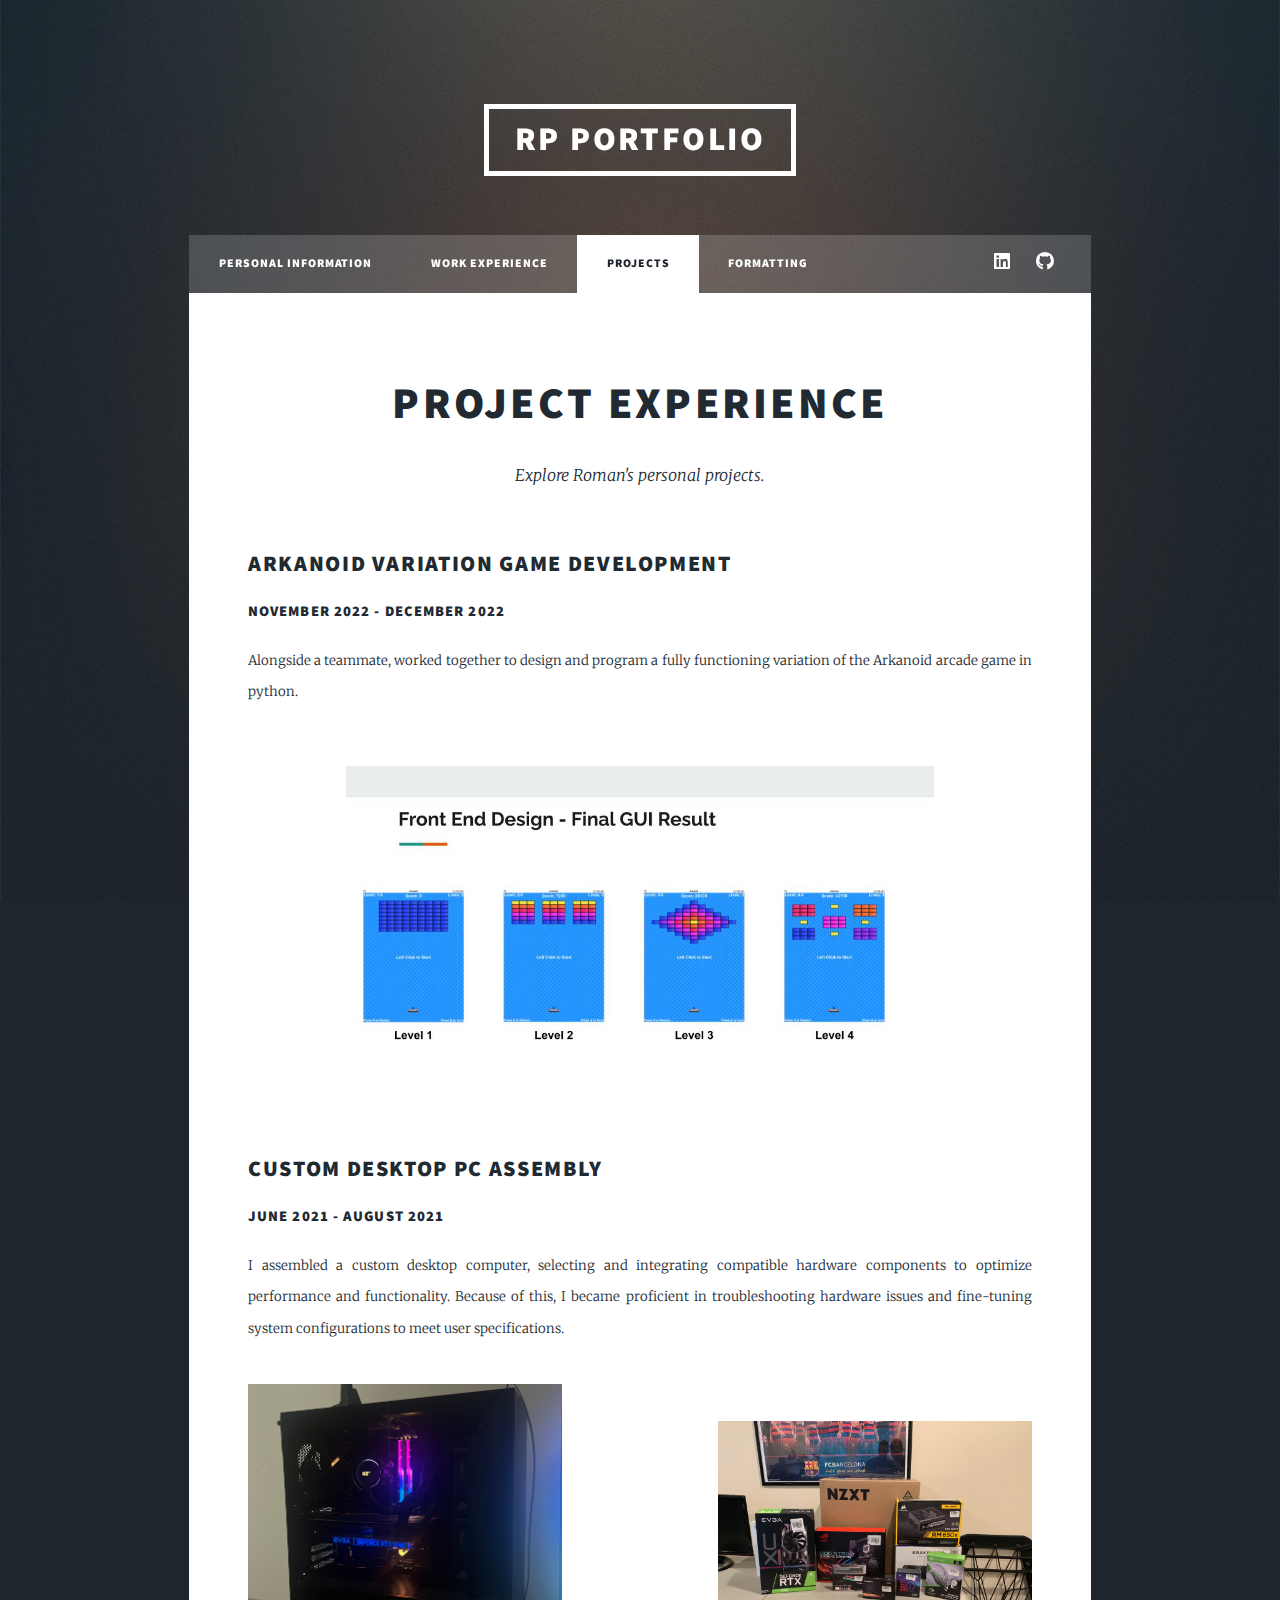
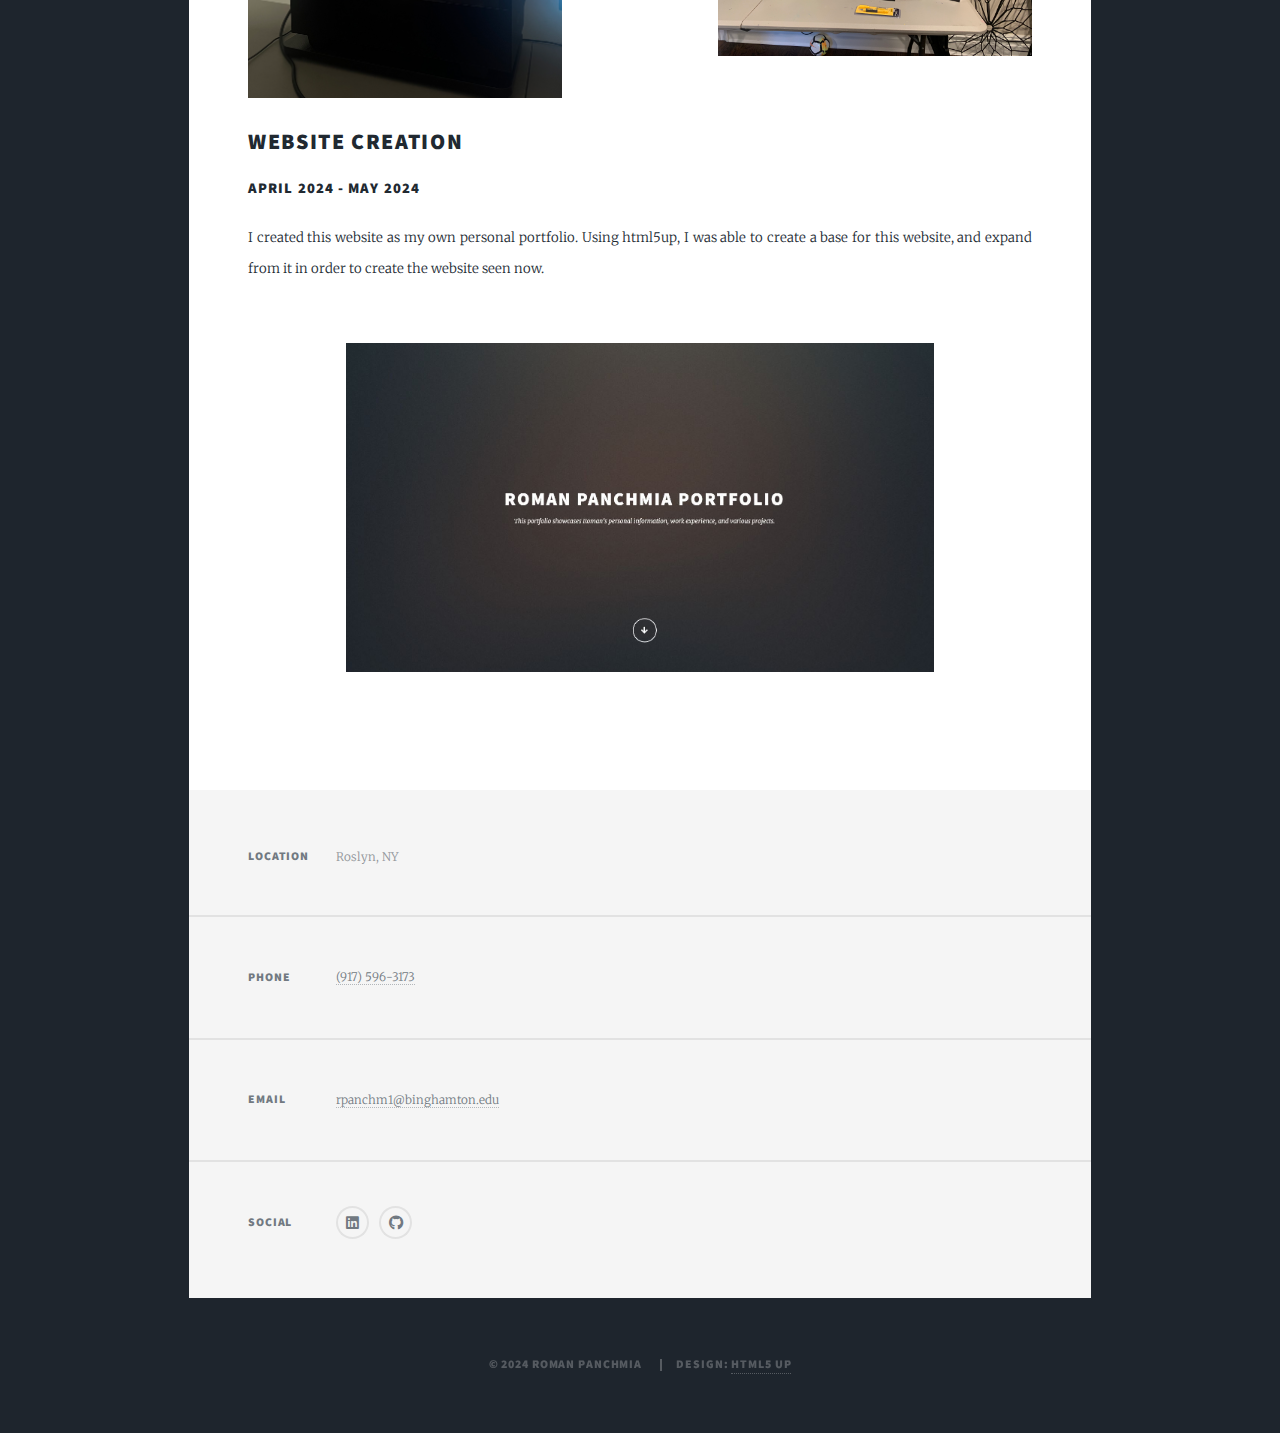
<file: projects.html>
<!DOCTYPE HTML>
<!--
	Massively by HTML5 UP
	html5up.net | @ajlkn
	Free for personal and commercial use under the CCA 3.0 license (html5up.net/license)
-->
<html>

<head>
	<title>RP Porfolio - Projects</title>
	<meta charset="utf-8" />
	<meta name="viewport" content="width=device-width, initial-scale=1, user-scalable=no" />
	<link rel="stylesheet" href="assets/css/main.css" />
	<noscript>
		<link rel="stylesheet" href="assets/css/noscript.css" />
	</noscript>
</head>

<body class="is-preload">

	<!-- Wrapper -->
	<div id="wrapper">

		<!-- Header -->
		<header id="header">
			<a href="main.html" class="logo">RP Portfolio</a>
		</header>

		<!-- Nav -->
		<nav id="nav">
			<ul class="links">
				<li><a href="index.html">Personal Information</a></li>
				<li><a href="workexp.html">Work Experience</a></li>
				<li class="active"><a href="projects.html">Projects</a></li>
				<li><a href="elements.html">Formatting</a></li>
			</ul>
			<ul class="icons">
				<li><a href="https://www.linkedin.com/in/roman-panchmia/" class="icon brands alt fa-linkedin"><span
							class="label">Linkedin</span></a></li>
				<li><a href="https://github.com/rpanchmia22" class="icon brands alt fa-github"><span
							class="label">GitHub</span></a></li>
			</ul>
		</nav>

		<!-- Main -->
		<div id="main">

			<!-- Post -->
			<section class="post">
				<header class="major">
					<h1>Project Experience<br /> </h1>
					<p>Explore Roman's personal projects.</p>
				</header>
				<!-- <div class="image main"><img src="images/pic01.jpg" alt="" /></div> -->
				<h2>Arkanoid Variation Game Development</h2>
				<h3>November 2022 - December 2022</h3>
				<p>Alongside a teammate, worked together to design and program a fully functioning variation of the
					Arkanoid arcade game in python. </p>
				<div class="image projimg"><img src="images/arkanoid.jpg" alt="" /></div>

				<h2>Custom Desktop PC Assembly</h2>
				<h3>June 2021 - August 2021</h3>
				<p>I assembled a custom desktop computer, selecting and integrating compatible hardware components to
					optimize performance and functionality.
					Because of this, I became proficient in troubleshooting hardware issues and fine-tuning system
					configurations to meet user specifications.</p>
				<div class="image left"><img src="images/pc3.jpg" alt="" /></div>
				<div class="image right"><img src="images/pcparts.jpg" alt="" /></div>

				<h2>Website Creation</h2>
				<h3>April 2024 - May 2024</h3>
				<p>I created this website as my own personal portfolio. Using html5up, I was able to create a base for
					this website, and expand from it in order to create the website seen now.</p>
				<div class="image projimg"><img src="images/websitepic.JPG" alt="" /></div>

			</section>
		</div>

		<!-- Footer -->
		<footer id="footer">
			<!-- <section>
				<form method="post" action="#">
					<div class="fields">
						<div class="field">
							<label for="name">Name</label>
							<input type="text" name="name" id="name" />
						</div>
						<div class="field">
							<label for="email">Email</label>
							<input type="text" name="email" id="email" />
						</div>
						<div class="field">
							<label for="message">Message</label>
							<textarea name="message" id="message" rows="3"></textarea>
						</div>
					</div>
					<ul class="actions">
						<li><input type="submit" value="Send Message" /></li>
					</ul>
				</form>
			</section> -->
			<section class="split contact">
				<section class="alt">
					<h3>Location</h3>
					<p>Roslyn, NY</p>
				</section>
				<section>
					<h3>Phone</h3>
					<p><a href="#">(917) 596-3173</a></p>
				</section>
				<section>
					<h3>Email</h3>
					<p><a href="#">rpanchm1@binghamton.edu</a></p>
				</section>
				<section>
					<h3>Social</h3>
					<ul class="icons alt">
						<li><a href="https://www.linkedin.com/in/roman-panchmia/"
								class="icon brands alt fa-linkedin"><span class="label">Linkedin</span></a></li>
						<li><a href="https://github.com/rpanchmia22" class="icon brands alt fa-github"><span
									class="label">GitHub</span></a></li>
					</ul>
				</section>
			</section>
		</footer>

		<!-- Copyright -->
		<div id="copyright">
			<ul>
				<li>&copy; 2024 Roman Panchmia</li>
				<li>Design: <a href="https://html5up.net">HTML5 UP</a></li>
			</ul>
		</div>

	</div>

	<!-- Scripts -->
	<script src="assets/js/jquery.min.js"></script>
	<script src="assets/js/jquery.scrollex.min.js"></script>
	<script src="assets/js/jquery.scrolly.min.js"></script>
	<script src="assets/js/browser.min.js"></script>
	<script src="assets/js/breakpoints.min.js"></script>
	<script src="assets/js/util.js"></script>
	<script src="assets/js/main.js"></script>

</body>

</html>
</file>
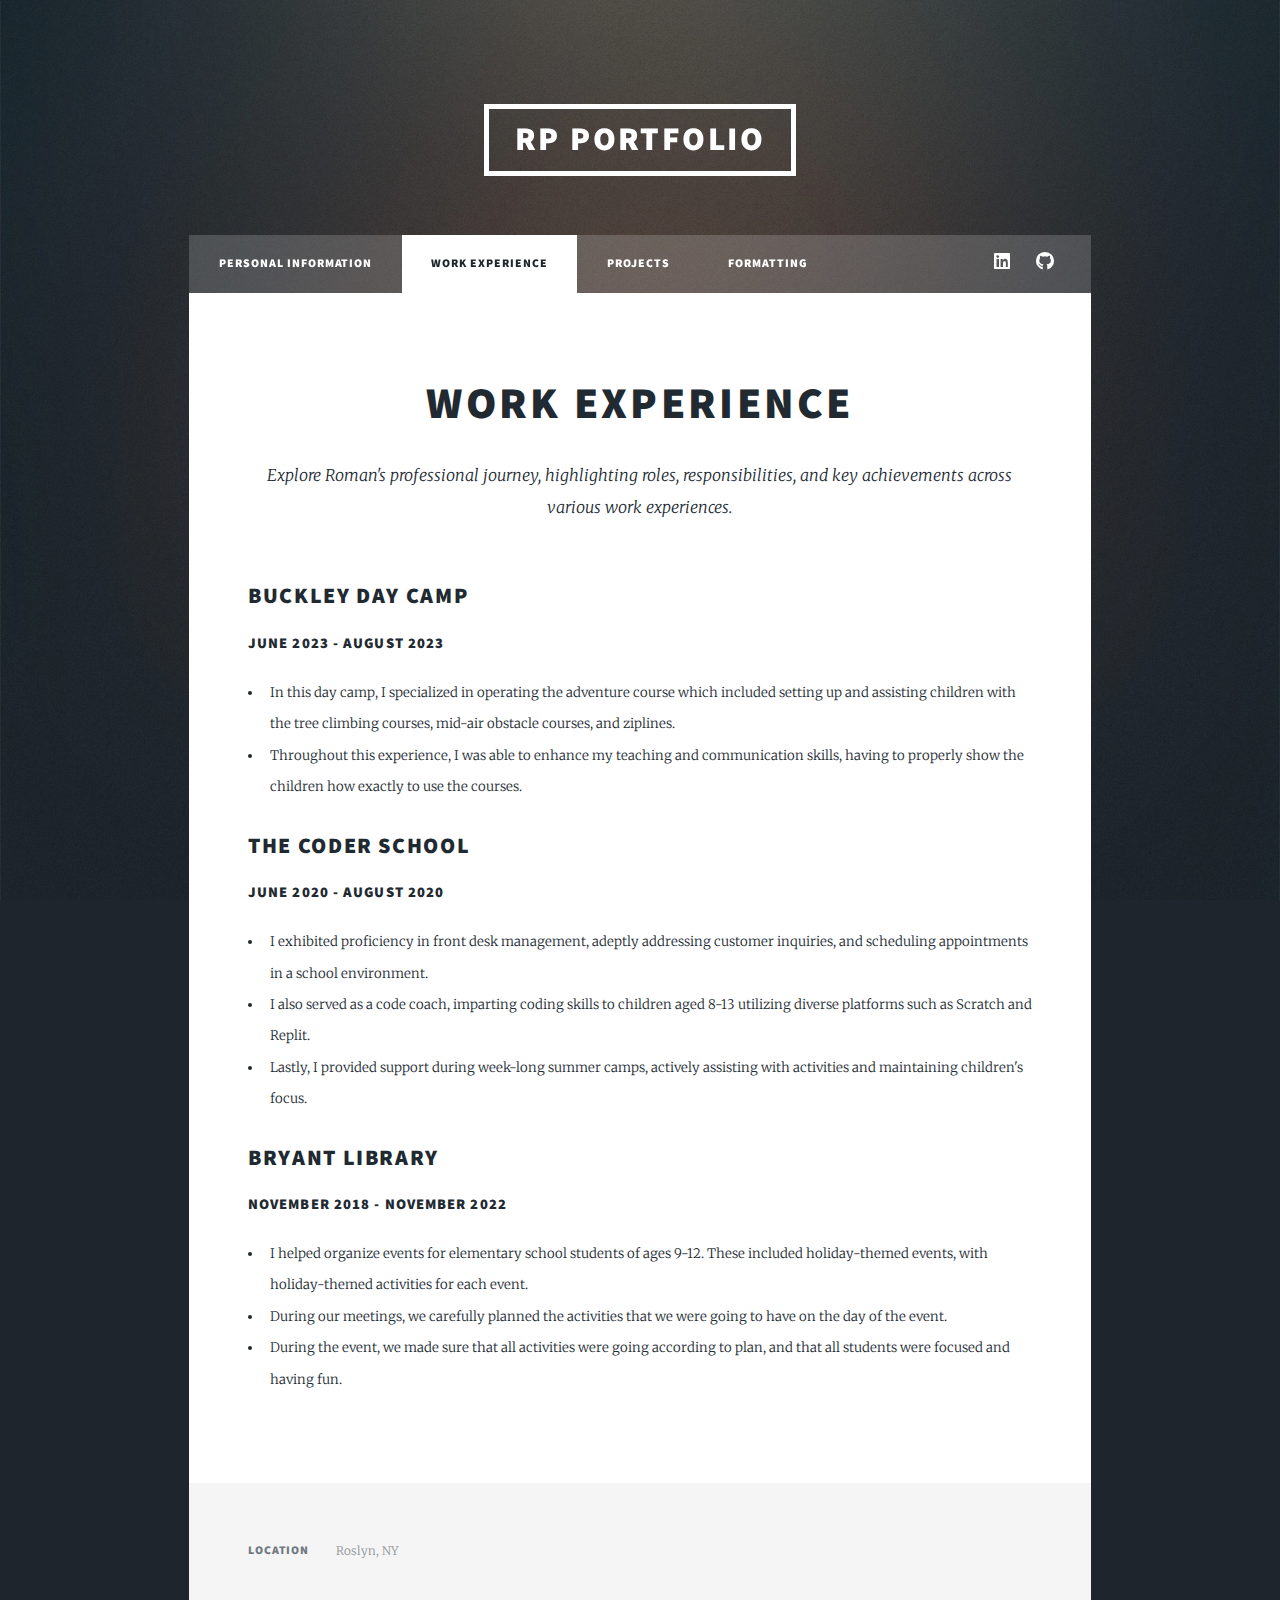
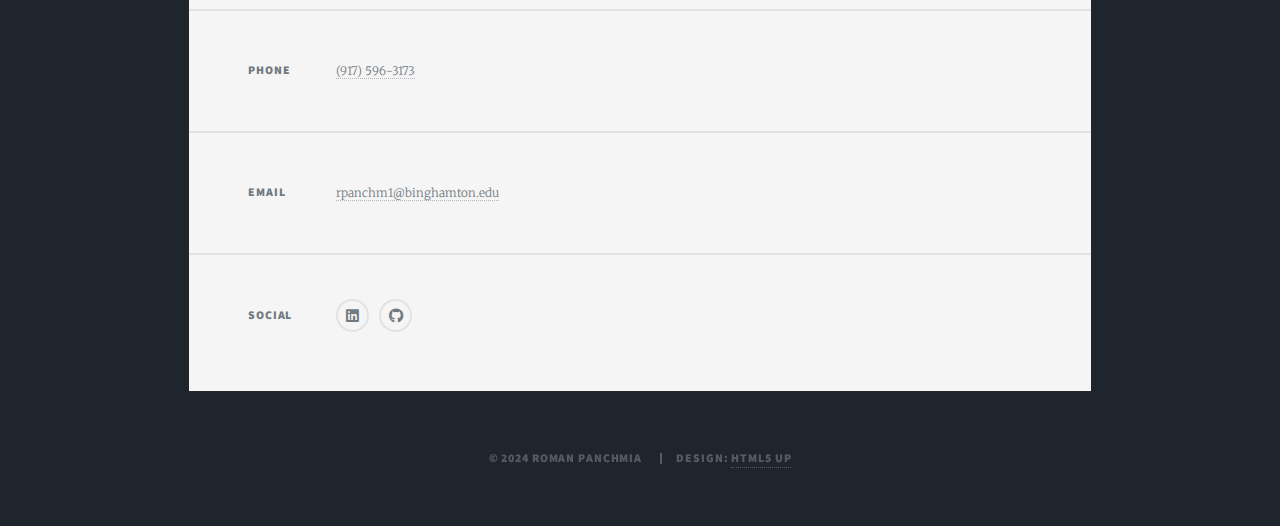
<file: workexp.html>
<!DOCTYPE HTML>
<!--
	Massively by HTML5 UP
	html5up.net | @ajlkn
	Free for personal and commercial use under the CCA 3.0 license (html5up.net/license)
-->
<html>

<head>
	<title>RP Porfolio - Work Experience</title>
	<meta charset="utf-8" />
	<meta name="viewport" content="width=device-width, initial-scale=1, user-scalable=no" />
	<link rel="stylesheet" href="assets/css/main.css" />
	<noscript>
		<link rel="stylesheet" href="assets/css/noscript.css" />
	</noscript>
</head>

<body class="is-preload">

	<!-- Wrapper -->
	<div id="wrapper">

		<!-- Header -->
		<header id="header">
			<a href="index.html" class="logo">RP Portfolio</a>
		</header>

		<!-- Nav -->
		<nav id="nav">
			<ul class="links">
				<li><a href="index.html">Personal Information</a></li>
				<li class="active"><a href="workexp.html">Work Experience</a></li>
				<li><a href="projects.html">Projects</a></li>
				<li><a href="elements.html">Formatting</a></li>
			</ul>
			<ul class="icons">
				<li><a href="https://www.linkedin.com/in/roman-panchmia/" class="icon brands alt fa-linkedin"><span
							class="label">Linkedin</span></a></li>
				<li><a href="https://github.com/rpanchmia22" class="icon brands alt fa-github"><span
							class="label">GitHub</span></a></li>
			</ul>
		</nav>

		<!-- Main -->
		<div id="main">

			<!-- Post -->
			<section class="post">
				<header class="major">
					<h1>Work Experience<br /> </h1>
					<p>Explore Roman's professional journey, highlighting roles, responsibilities, and key achievements
						across various work experiences.</p>
				</header>
				<!-- <div class="image main"><img src="images/pic01.jpg" alt="" /></div> -->
				<h2>Buckley Day Camp</h2>
				<h3>June 2023 - August 2023</h3>
				<ul>
					<li>In this day camp, I specialized in operating the adventure course which included setting up and assisting children with the tree climbing
						courses, mid-air obstacle courses, and ziplines.</li>
					<li>Throughout this experience, I was able to enhance my teaching and communication skills, 
						having to properly show the children how exactly to use the courses.</li>
				</ul>
				<!-- <p>In this day camp, I specialized in operating the adventure course which included setting up and assisting children with the tree climbing
					courses, mid-air obstacle courses, and ziplines. Throughout this experience, I was able to enhance my teaching and communication skills, 
					having to properly show the children how exactly to use the courses. </p> -->

				<h2>The Coder School</h2>
				<h3>June 2020 - August 2020</h3>
				<ul>
					<li>I exhibited proficiency in front desk management, adeptly addressing customer inquiries, and
						scheduling appointments in a school environment.</li>
					<li>I also served as a code coach, imparting coding skills to children aged 8-13 utilizing diverse
						platforms such as Scratch and Replit.</li>
					<li>Lastly, I provided support during week-long summer camps, actively assisting with activities and
						maintaining children's focus.</li>
				</ul>
				<!-- <p>I exhibited proficiency in front desk management, adeptly addressing customer inquiries, and
					scheduling appointments in a school environment.
					I also served as a code coach, imparting coding skills to children aged 8-13 utilizing diverse
					platforms such as Scratch and Replit.
					Lastly, I provided support during week-long summer camps, actively assisting with activities and
					maintaining children's focus.</p> -->

				<h2>Bryant Library</h2>
				<h3>November 2018 - November 2022</h3>
				<ul>
					<li>I helped organize events for elementary school students of ages 9-12. These included holiday-themed
						events, with holiday-themed activities for each event.</li>
					<li>During our meetings, we carefully planned the activities that
						we were going to have on the day of the event.</li>
					<li>During the event, we made sure that all activities were going
						according to plan, and that all students were focused and having fun.</li>
				</ul>
				<!-- <p>I helped organize events for elementary school students of ages 9-12. These included holiday-themed
					events, with holiday-themed activities for each event. During our meetings, we carefully planned the activities that
					we were going to have on the day of the event. During the event, we made sure that all activities were going
					according to plan, and that all students were focused and having fun.</p> -->
			</section>
		</div>

		<!-- Footer -->
		<footer id="footer">
			<!-- <section>
				<form method="post" action="#">
					<div class="fields">
						<div class="field">
							<label for="name">Name</label>
							<input type="text" name="name" id="name" />
						</div>
						<div class="field">
							<label for="email">Email</label>
							<input type="text" name="email" id="email" />
						</div>
						<div class="field">
							<label for="message">Message</label>
							<textarea name="message" id="message" rows="3"></textarea>
						</div>
					</div>
					<ul class="actions">
						<li><input type="submit" value="Send Message" /></li>
					</ul>
				</form>
			</section> -->
			<section class="split contact">
				<section class="alt">
					<h3>Location</h3>
					<p>Roslyn, NY</p>
				</section>
				<section>
					<h3>Phone</h3>
					<p><a href="#">(917) 596-3173</a></p>
				</section>
				<section>
					<h3>Email</h3>
					<p><a href="#">rpanchm1@binghamton.edu</a></p>
				</section>
				<section>
					<h3>Social</h3>
					<ul class="icons alt">
						<li><a href="https://www.linkedin.com/in/roman-panchmia/"
								class="icon brands alt fa-linkedin"><span class="label">Linkedin</span></a></li>
						<li><a href="https://github.com/rpanchmia22" class="icon brands alt fa-github"><span
									class="label">GitHub</span></a></li>
					</ul>
				</section>
			</section>
		</footer>

		<!-- Copyright -->
		<div id="copyright">
			<ul>
				<li>&copy; 2024 Roman Panchmia</li>
				<li>Design: <a href="https://html5up.net">HTML5 UP</a></li>
			</ul>
		</div>

	</div>

	<!-- Scripts -->
	<script src="assets/js/jquery.min.js"></script>
	<script src="assets/js/jquery.scrollex.min.js"></script>
	<script src="assets/js/jquery.scrolly.min.js"></script>
	<script src="assets/js/browser.min.js"></script>
	<script src="assets/js/breakpoints.min.js"></script>
	<script src="assets/js/util.js"></script>
	<script src="assets/js/main.js"></script>

</body>

</html>
</file>
<file: assets/css/main.css>
@import url(fontawesome-all.min.css);
@import url("https://fonts.googleapis.com/css?family=Merriweather:300,700,300italic,700italic|Source+Sans+Pro:900");

/*
	Massively by HTML5 UP
	html5up.net | @ajlkn
	Free for personal and commercial use under the CCA 3.0 license (html5up.net/license)
*/

html, body, div, span, applet, object,
iframe, h1, h2, h3, h4, h5, h6, p, blockquote,
pre, a, abbr, acronym, address, big, cite,
code, del, dfn, em, img, ins, kbd, q, s, samp,
small, strike, strong, sub, sup, tt, var, b,
u, i, center, dl, dt, dd, ol, ul, li, fieldset,
form, label, legend, table, caption, tbody,
tfoot, thead, tr, th, td, article, aside,
canvas, details, embed, figure, figcaption,
footer, header, hgroup, menu, nav, output, ruby,
section, summary, time, mark, audio, video {
	margin: 0;
	padding: 0;
	border: 0;
	font-size: 100%;
	font: inherit;
	vertical-align: baseline;}

article, aside, details, figcaption, figure,
footer, header, hgroup, menu, nav, section {
	display: block;}

body {
	line-height: 1;
}

ol, ul {
	list-style: none;
}

blockquote, q {
	quotes: none;
}

	blockquote:before, blockquote:after, q:before, q:after {
		content: '';
		content: none;
	}

table {
	border-collapse: collapse;
	border-spacing: 0;
}

body {
	-webkit-text-size-adjust: none;
}

mark {
	background-color: transparent;
	color: inherit;
}

input::-moz-focus-inner {
	border: 0;
	padding: 0;
}

input, select, textarea {
	-moz-appearance: none;
	-webkit-appearance: none;
	-ms-appearance: none;
	appearance: none;
}

/* Basic */

	@-ms-viewport {
		width: device-width;
	}

	body {
		-ms-overflow-style: scrollbar;
	}

	@media screen and (max-width: 480px) {

		html, body {
			min-width: 320px;
		}

	}

	html {
		box-sizing: border-box;
	}

	*, *:before, *:after {
		box-sizing: inherit;
	}

	body {
		background-color: #1e252d;
	}

		body.is-preload *, body.is-preload *:before, body.is-preload *:after {
			-moz-animation: none !important;
			-webkit-animation: none !important;
			-ms-animation: none !important;
			animation: none !important;
			-moz-transition: none !important;
			-webkit-transition: none !important;
			-ms-transition: none !important;
			transition: none !important;
		}

/* Type */

	html {
		font-size: 12pt;
	}

		@media screen and (max-width: 1680px) {

			html {
				font-size: 12pt;
			}

		}

		@media screen and (max-width: 1280px) {

			html {
				font-size: 11pt;
			}

		}

		@media screen and (max-width: 360px) {

			html {
				font-size: 10pt;
			}

		}

	body {
		color: #212931;
	}

	body, input, select, textarea {
		font-family: "Merriweather", Georgia, serif;
		font-weight: 300;
		font-size: 0.9rem;
		line-height: 2.375;
	}

	a {
		-moz-transition: color 0.2s ease-in-out, background-color 0.2s ease-in-out, border-color 0.2s ease-in-out, box-shadow 0.2s ease-in-out;
		-webkit-transition: color 0.2s ease-in-out, background-color 0.2s ease-in-out, border-color 0.2s ease-in-out, box-shadow 0.2s ease-in-out;
		-ms-transition: color 0.2s ease-in-out, background-color 0.2s ease-in-out, border-color 0.2s ease-in-out, box-shadow 0.2s ease-in-out;
		transition: color 0.2s ease-in-out, background-color 0.2s ease-in-out, border-color 0.2s ease-in-out, box-shadow 0.2s ease-in-out;
		border-bottom: dotted 1px;
		text-decoration: none;
	}

		a:hover {
			border-bottom-color: transparent;
		}

	strong, b {
		font-weight: 600;
	}

	em, i {
		font-style: italic;
	}

	p {
		text-align: justify;
		margin: 0 0 2rem 0;
	}

	h1, h2, h3, h4, h5, h6 {
		font-family: "Source Sans Pro", Helvetica, sans-serif;
		font-weight: 900;
		line-height: 1.5;
		letter-spacing: 0.075em;
		text-transform: uppercase;
		margin: 0 0 1rem 0;
	}

		h1 a, h2 a, h3 a, h4 a, h5 a, h6 a {
			border-bottom: 0;
			color: inherit;
			text-decoration: none;
		}

	h1 {
		font-size: 4rem;
		line-height: 1.1;
		margin: 0 0 2rem 0;
	}

	h2 {
		font-size: 1.5rem;
		line-height: 1.3;
		margin: 0 0 1.5rem 0;
	}

	h3 {
		font-size: 1rem;
		margin: 0 0 1.5rem 0;
	}

	h4 {
		font-size: 0.9rem;
	}

	h5 {
		font-size: 0.8rem;
	}

	h6 {
		font-size: 0.7rem;
	}

	sub {
		font-size: 0.7rem;
		position: relative;
		top: 0.5rem;
	}

	sup {
		font-size: 0.7rem;
		position: relative;
		top: -0.5rem;
	}

	blockquote {
		border-left: solid 4px;
		font-style: italic;
		margin: 0 0 2rem 0;
		padding: 0.5rem 0 0.5rem 2rem;
	}

	code {
		border: solid 2px;
		font-family: "Courier New", monospace;
		font-size: 0.8rem;
		margin: 0 0.25rem;
		padding: 0.25rem 0.65rem;
	}

	pre {
		-webkit-overflow-scrolling: touch;
		font-family: "Courier New", monospace;
		font-size: 0.8rem;
		margin: 0 0 2rem 0;
	}

		pre code {
			display: block;
			line-height: 1.75;
			padding: 1rem 1.5rem;
			overflow-x: auto;
		}

	hr {
		border: 0;
		border-bottom: solid 2px;
		margin: 3rem 0;
	}

		hr.major {
			margin: 5rem 0;
		}

	.align-left {
		text-align: left;
	}

	.align-center {
		text-align: center;
	}

	.align-right {
		text-align: right;
	}

	input, select, textarea {
		color: #212931;
	}

	a {
		color: #212931;
		border-bottom-color: rgba(33, 41, 49, 0.5);
	}

		a:hover {
			border-bottom-color: transparent;
			color: #18bfef !important;
		}

	strong, b {
		color: #212931;
	}

	h1, h2, h3, h4, h5, h6 {
		color: #212931;
	}

	blockquote {
		border-left-color: #eeeeee;
	}

	code {
		background: rgba(220, 220, 220, 0.25);
		border-color: #eeeeee;
	}

	hr {
		border-bottom-color: #eeeeee;
	}

/* Row */

	.row {
		display: flex;
		flex-wrap: wrap;
		box-sizing: border-box;
		align-items: stretch;
	}

		.row > * {
			box-sizing: border-box;
		}

		.row.gtr-uniform > * > :last-child {
			margin-bottom: 0;
		}

		.row.aln-left {
			justify-content: flex-start;
		}

		.row.aln-center {
			justify-content: center;
		}

		.row.aln-right {
			justify-content: flex-end;
		}

		.row.aln-top {
			align-items: flex-start;
		}

		.row.aln-middle {
			align-items: center;
		}

		.row.aln-bottom {
			align-items: flex-end;
		}

		.row > .imp {
			order: -1;
		}

		.row > .col-1 {
			width: 8.33333%;
		}

		.row > .off-1 {
			margin-left: 8.33333%;
		}

		.row > .col-2 {
			width: 16.66667%;
		}

		.row > .off-2 {
			margin-left: 16.66667%;
		}

		.row > .col-3 {
			width: 25%;
		}

		.row > .off-3 {
			margin-left: 25%;
		}

		.row > .col-4 {
			width: 33.33333%;
		}

		.row > .off-4 {
			margin-left: 33.33333%;
		}

		.row > .col-5 {
			width: 41.66667%;
		}

		.row > .off-5 {
			margin-left: 41.66667%;
		}

		.row > .col-6 {
			width: 50%;
		}

		.row > .off-6 {
			margin-left: 50%;
		}

		.row > .col-7 {
			width: 58.33333%;
		}

		.row > .off-7 {
			margin-left: 58.33333%;
		}

		.row > .col-8 {
			width: 66.66667%;
		}

		.row > .off-8 {
			margin-left: 66.66667%;
		}

		.row > .col-9 {
			width: 75%;
		}

		.row > .off-9 {
			margin-left: 75%;
		}

		.row > .col-10 {
			width: 83.33333%;
		}

		.row > .off-10 {
			margin-left: 83.33333%;
		}

		.row > .col-11 {
			width: 91.66667%;
		}

		.row > .off-11 {
			margin-left: 91.66667%;
		}

		.row > .col-12 {
			width: 100%;
		}

		.row > .off-12 {
			margin-left: 100%;
		}

		.row.gtr-0 {
			margin-top: 0;
			margin-left: 0rem;
		}

			.row.gtr-0 > * {
				padding: 0 0 0 0rem;
			}

			.row.gtr-0.gtr-uniform {
				margin-top: 0rem;
			}

				.row.gtr-0.gtr-uniform > * {
					padding-top: 0rem;
				}

		.row.gtr-25 {
			margin-top: 0;
			margin-left: -0.375rem;
		}

			.row.gtr-25 > * {
				padding: 0 0 0 0.375rem;
			}

			.row.gtr-25.gtr-uniform {
				margin-top: -0.375rem;
			}

				.row.gtr-25.gtr-uniform > * {
					padding-top: 0.375rem;
				}

		.row.gtr-50 {
			margin-top: 0;
			margin-left: -0.75rem;
		}

			.row.gtr-50 > * {
				padding: 0 0 0 0.75rem;
			}

			.row.gtr-50.gtr-uniform {
				margin-top: -0.75rem;
			}

				.row.gtr-50.gtr-uniform > * {
					padding-top: 0.75rem;
				}

		.row {
			margin-top: 0;
			margin-left: -1.5rem;
		}

			.row > * {
				padding: 0 0 0 1.5rem;
			}

			.row.gtr-uniform {
				margin-top: -1.5rem;
			}

				.row.gtr-uniform > * {
					padding-top: 1.5rem;
				}

		.row.gtr-150 {
			margin-top: 0;
			margin-left: -2.25rem;
		}

			.row.gtr-150 > * {
				padding: 0 0 0 2.25rem;
			}

			.row.gtr-150.gtr-uniform {
				margin-top: -2.25rem;
			}

				.row.gtr-150.gtr-uniform > * {
					padding-top: 2.25rem;
				}

		.row.gtr-200 {
			margin-top: 0;
			margin-left: -3rem;
		}

			.row.gtr-200 > * {
				padding: 0 0 0 3rem;
			}

			.row.gtr-200.gtr-uniform {
				margin-top: -3rem;
			}

				.row.gtr-200.gtr-uniform > * {
					padding-top: 3rem;
				}

		@media screen and (max-width: 1680px) {

			.row {
				display: flex;
				flex-wrap: wrap;
				box-sizing: border-box;
				align-items: stretch;
			}

				.row > * {
					box-sizing: border-box;
				}

				.row.gtr-uniform > * > :last-child {
					margin-bottom: 0;
				}

				.row.aln-left {
					justify-content: flex-start;
				}

				.row.aln-center {
					justify-content: center;
				}

				.row.aln-right {
					justify-content: flex-end;
				}

				.row.aln-top {
					align-items: flex-start;
				}

				.row.aln-middle {
					align-items: center;
				}

				.row.aln-bottom {
					align-items: flex-end;
				}

				.row > .imp-xlarge {
					order: -1;
				}

				.row > .col-1-xlarge {
					width: 8.33333%;
				}

				.row > .off-1-xlarge {
					margin-left: 8.33333%;
				}

				.row > .col-2-xlarge {
					width: 16.66667%;
				}

				.row > .off-2-xlarge {
					margin-left: 16.66667%;
				}

				.row > .col-3-xlarge {
					width: 25%;
				}

				.row > .off-3-xlarge {
					margin-left: 25%;
				}

				.row > .col-4-xlarge {
					width: 33.33333%;
				}

				.row > .off-4-xlarge {
					margin-left: 33.33333%;
				}

				.row > .col-5-xlarge {
					width: 41.66667%;
				}

				.row > .off-5-xlarge {
					margin-left: 41.66667%;
				}

				.row > .col-6-xlarge {
					width: 50%;
				}

				.row > .off-6-xlarge {
					margin-left: 50%;
				}

				.row > .col-7-xlarge {
					width: 58.33333%;
				}

				.row > .off-7-xlarge {
					margin-left: 58.33333%;
				}

				.row > .col-8-xlarge {
					width: 66.66667%;
				}

				.row > .off-8-xlarge {
					margin-left: 66.66667%;
				}

				.row > .col-9-xlarge {
					width: 75%;
				}

				.row > .off-9-xlarge {
					margin-left: 75%;
				}

				.row > .col-10-xlarge {
					width: 83.33333%;
				}

				.row > .off-10-xlarge {
					margin-left: 83.33333%;
				}

				.row > .col-11-xlarge {
					width: 91.66667%;
				}

				.row > .off-11-xlarge {
					margin-left: 91.66667%;
				}

				.row > .col-12-xlarge {
					width: 100%;
				}

				.row > .off-12-xlarge {
					margin-left: 100%;
				}

				.row.gtr-0 {
					margin-top: 0;
					margin-left: 0rem;
				}

					.row.gtr-0 > * {
						padding: 0 0 0 0rem;
					}

					.row.gtr-0.gtr-uniform {
						margin-top: 0rem;
					}

						.row.gtr-0.gtr-uniform > * {
							padding-top: 0rem;
						}

				.row.gtr-25 {
					margin-top: 0;
					margin-left: -0.375rem;
				}

					.row.gtr-25 > * {
						padding: 0 0 0 0.375rem;
					}

					.row.gtr-25.gtr-uniform {
						margin-top: -0.375rem;
					}

						.row.gtr-25.gtr-uniform > * {
							padding-top: 0.375rem;
						}

				.row.gtr-50 {
					margin-top: 0;
					margin-left: -0.75rem;
				}

					.row.gtr-50 > * {
						padding: 0 0 0 0.75rem;
					}

					.row.gtr-50.gtr-uniform {
						margin-top: -0.75rem;
					}

						.row.gtr-50.gtr-uniform > * {
							padding-top: 0.75rem;
						}

				.row {
					margin-top: 0;
					margin-left: -1.5rem;
				}

					.row > * {
						padding: 0 0 0 1.5rem;
					}

					.row.gtr-uniform {
						margin-top: -1.5rem;
					}

						.row.gtr-uniform > * {
							padding-top: 1.5rem;
						}

				.row.gtr-150 {
					margin-top: 0;
					margin-left: -2.25rem;
				}

					.row.gtr-150 > * {
						padding: 0 0 0 2.25rem;
					}

					.row.gtr-150.gtr-uniform {
						margin-top: -2.25rem;
					}

						.row.gtr-150.gtr-uniform > * {
							padding-top: 2.25rem;
						}

				.row.gtr-200 {
					margin-top: 0;
					margin-left: -3rem;
				}

					.row.gtr-200 > * {
						padding: 0 0 0 3rem;
					}

					.row.gtr-200.gtr-uniform {
						margin-top: -3rem;
					}

						.row.gtr-200.gtr-uniform > * {
							padding-top: 3rem;
						}

		}

		@media screen and (max-width: 1280px) {

			.row {
				display: flex;
				flex-wrap: wrap;
				box-sizing: border-box;
				align-items: stretch;
			}

				.row > * {
					box-sizing: border-box;
				}

				.row.gtr-uniform > * > :last-child {
					margin-bottom: 0;
				}

				.row.aln-left {
					justify-content: flex-start;
				}

				.row.aln-center {
					justify-content: center;
				}

				.row.aln-right {
					justify-content: flex-end;
				}

				.row.aln-top {
					align-items: flex-start;
				}

				.row.aln-middle {
					align-items: center;
				}

				.row.aln-bottom {
					align-items: flex-end;
				}

				.row > .imp-large {
					order: -1;
				}

				.row > .col-1-large {
					width: 8.33333%;
				}

				.row > .off-1-large {
					margin-left: 8.33333%;
				}

				.row > .col-2-large {
					width: 16.66667%;
				}

				.row > .off-2-large {
					margin-left: 16.66667%;
				}

				.row > .col-3-large {
					width: 25%;
				}

				.row > .off-3-large {
					margin-left: 25%;
				}

				.row > .col-4-large {
					width: 33.33333%;
				}

				.row > .off-4-large {
					margin-left: 33.33333%;
				}

				.row > .col-5-large {
					width: 41.66667%;
				}

				.row > .off-5-large {
					margin-left: 41.66667%;
				}

				.row > .col-6-large {
					width: 50%;
				}

				.row > .off-6-large {
					margin-left: 50%;
				}

				.row > .col-7-large {
					width: 58.33333%;
				}

				.row > .off-7-large {
					margin-left: 58.33333%;
				}

				.row > .col-8-large {
					width: 66.66667%;
				}

				.row > .off-8-large {
					margin-left: 66.66667%;
				}

				.row > .col-9-large {
					width: 75%;
				}

				.row > .off-9-large {
					margin-left: 75%;
				}

				.row > .col-10-large {
					width: 83.33333%;
				}

				.row > .off-10-large {
					margin-left: 83.33333%;
				}

				.row > .col-11-large {
					width: 91.66667%;
				}

				.row > .off-11-large {
					margin-left: 91.66667%;
				}

				.row > .col-12-large {
					width: 100%;
				}

				.row > .off-12-large {
					margin-left: 100%;
				}

				.row.gtr-0 {
					margin-top: 0;
					margin-left: 0rem;
				}

					.row.gtr-0 > * {
						padding: 0 0 0 0rem;
					}

					.row.gtr-0.gtr-uniform {
						margin-top: 0rem;
					}

						.row.gtr-0.gtr-uniform > * {
							padding-top: 0rem;
						}

				.row.gtr-25 {
					margin-top: 0;
					margin-left: -0.375rem;
				}

					.row.gtr-25 > * {
						padding: 0 0 0 0.375rem;
					}

					.row.gtr-25.gtr-uniform {
						margin-top: -0.375rem;
					}

						.row.gtr-25.gtr-uniform > * {
							padding-top: 0.375rem;
						}

				.row.gtr-50 {
					margin-top: 0;
					margin-left: -0.75rem;
				}

					.row.gtr-50 > * {
						padding: 0 0 0 0.75rem;
					}

					.row.gtr-50.gtr-uniform {
						margin-top: -0.75rem;
					}

						.row.gtr-50.gtr-uniform > * {
							padding-top: 0.75rem;
						}

				.row {
					margin-top: 0;
					margin-left: -1.5rem;
				}

					.row > * {
						padding: 0 0 0 1.5rem;
					}

					.row.gtr-uniform {
						margin-top: -1.5rem;
					}

						.row.gtr-uniform > * {
							padding-top: 1.5rem;
						}

				.row.gtr-150 {
					margin-top: 0;
					margin-left: -2.25rem;
				}

					.row.gtr-150 > * {
						padding: 0 0 0 2.25rem;
					}

					.row.gtr-150.gtr-uniform {
						margin-top: -2.25rem;
					}

						.row.gtr-150.gtr-uniform > * {
							padding-top: 2.25rem;
						}

				.row.gtr-200 {
					margin-top: 0;
					margin-left: -3rem;
				}

					.row.gtr-200 > * {
						padding: 0 0 0 3rem;
					}

					.row.gtr-200.gtr-uniform {
						margin-top: -3rem;
					}

						.row.gtr-200.gtr-uniform > * {
							padding-top: 3rem;
						}

		}

		@media screen and (max-width: 980px) {

			.row {
				display: flex;
				flex-wrap: wrap;
				box-sizing: border-box;
				align-items: stretch;
			}

				.row > * {
					box-sizing: border-box;
				}

				.row.gtr-uniform > * > :last-child {
					margin-bottom: 0;
				}

				.row.aln-left {
					justify-content: flex-start;
				}

				.row.aln-center {
					justify-content: center;
				}

				.row.aln-right {
					justify-content: flex-end;
				}

				.row.aln-top {
					align-items: flex-start;
				}

				.row.aln-middle {
					align-items: center;
				}

				.row.aln-bottom {
					align-items: flex-end;
				}

				.row > .imp-medium {
					order: -1;
				}

				.row > .col-1-medium {
					width: 8.33333%;
				}

				.row > .off-1-medium {
					margin-left: 8.33333%;
				}

				.row > .col-2-medium {
					width: 16.66667%;
				}

				.row > .off-2-medium {
					margin-left: 16.66667%;
				}

				.row > .col-3-medium {
					width: 25%;
				}

				.row > .off-3-medium {
					margin-left: 25%;
				}

				.row > .col-4-medium {
					width: 33.33333%;
				}

				.row > .off-4-medium {
					margin-left: 33.33333%;
				}

				.row > .col-5-medium {
					width: 41.66667%;
				}

				.row > .off-5-medium {
					margin-left: 41.66667%;
				}

				.row > .col-6-medium {
					width: 50%;
				}

				.row > .off-6-medium {
					margin-left: 50%;
				}

				.row > .col-7-medium {
					width: 58.33333%;
				}

				.row > .off-7-medium {
					margin-left: 58.33333%;
				}

				.row > .col-8-medium {
					width: 66.66667%;
				}

				.row > .off-8-medium {
					margin-left: 66.66667%;
				}

				.row > .col-9-medium {
					width: 75%;
				}

				.row > .off-9-medium {
					margin-left: 75%;
				}

				.row > .col-10-medium {
					width: 83.33333%;
				}

				.row > .off-10-medium {
					margin-left: 83.33333%;
				}

				.row > .col-11-medium {
					width: 91.66667%;
				}

				.row > .off-11-medium {
					margin-left: 91.66667%;
				}

				.row > .col-12-medium {
					width: 100%;
				}

				.row > .off-12-medium {
					margin-left: 100%;
				}

				.row.gtr-0 {
					margin-top: 0;
					margin-left: 0rem;
				}

					.row.gtr-0 > * {
						padding: 0 0 0 0rem;
					}

					.row.gtr-0.gtr-uniform {
						margin-top: 0rem;
					}

						.row.gtr-0.gtr-uniform > * {
							padding-top: 0rem;
						}

				.row.gtr-25 {
					margin-top: 0;
					margin-left: -0.375rem;
				}

					.row.gtr-25 > * {
						padding: 0 0 0 0.375rem;
					}

					.row.gtr-25.gtr-uniform {
						margin-top: -0.375rem;
					}

						.row.gtr-25.gtr-uniform > * {
							padding-top: 0.375rem;
						}

				.row.gtr-50 {
					margin-top: 0;
					margin-left: -0.75rem;
				}

					.row.gtr-50 > * {
						padding: 0 0 0 0.75rem;
					}

					.row.gtr-50.gtr-uniform {
						margin-top: -0.75rem;
					}

						.row.gtr-50.gtr-uniform > * {
							padding-top: 0.75rem;
						}

				.row {
					margin-top: 0;
					margin-left: -1.5rem;
				}

					.row > * {
						padding: 0 0 0 1.5rem;
					}

					.row.gtr-uniform {
						margin-top: -1.5rem;
					}

						.row.gtr-uniform > * {
							padding-top: 1.5rem;
						}

				.row.gtr-150 {
					margin-top: 0;
					margin-left: -2.25rem;
				}

					.row.gtr-150 > * {
						padding: 0 0 0 2.25rem;
					}

					.row.gtr-150.gtr-uniform {
						margin-top: -2.25rem;
					}

						.row.gtr-150.gtr-uniform > * {
							padding-top: 2.25rem;
						}

				.row.gtr-200 {
					margin-top: 0;
					margin-left: -3rem;
				}

					.row.gtr-200 > * {
						padding: 0 0 0 3rem;
					}

					.row.gtr-200.gtr-uniform {
						margin-top: -3rem;
					}

						.row.gtr-200.gtr-uniform > * {
							padding-top: 3rem;
						}

		}

		@media screen and (max-width: 736px) {

			.row {
				display: flex;
				flex-wrap: wrap;
				box-sizing: border-box;
				align-items: stretch;
			}

				.row > * {
					box-sizing: border-box;
				}

				.row.gtr-uniform > * > :last-child {
					margin-bottom: 0;
				}

				.row.aln-left {
					justify-content: flex-start;
				}

				.row.aln-center {
					justify-content: center;
				}

				.row.aln-right {
					justify-content: flex-end;
				}

				.row.aln-top {
					align-items: flex-start;
				}

				.row.aln-middle {
					align-items: center;
				}

				.row.aln-bottom {
					align-items: flex-end;
				}

				.row > .imp-small {
					order: -1;
				}

				.row > .col-1-small {
					width: 8.33333%;
				}

				.row > .off-1-small {
					margin-left: 8.33333%;
				}

				.row > .col-2-small {
					width: 16.66667%;
				}

				.row > .off-2-small {
					margin-left: 16.66667%;
				}

				.row > .col-3-small {
					width: 25%;
				}

				.row > .off-3-small {
					margin-left: 25%;
				}

				.row > .col-4-small {
					width: 33.33333%;
				}

				.row > .off-4-small {
					margin-left: 33.33333%;
				}

				.row > .col-5-small {
					width: 41.66667%;
				}

				.row > .off-5-small {
					margin-left: 41.66667%;
				}

				.row > .col-6-small {
					width: 50%;
				}

				.row > .off-6-small {
					margin-left: 50%;
				}

				.row > .col-7-small {
					width: 58.33333%;
				}

				.row > .off-7-small {
					margin-left: 58.33333%;
				}

				.row > .col-8-small {
					width: 66.66667%;
				}

				.row > .off-8-small {
					margin-left: 66.66667%;
				}

				.row > .col-9-small {
					width: 75%;
				}

				.row > .off-9-small {
					margin-left: 75%;
				}

				.row > .col-10-small {
					width: 83.33333%;
				}

				.row > .off-10-small {
					margin-left: 83.33333%;
				}

				.row > .col-11-small {
					width: 91.66667%;
				}

				.row > .off-11-small {
					margin-left: 91.66667%;
				}

				.row > .col-12-small {
					width: 100%;
				}

				.row > .off-12-small {
					margin-left: 100%;
				}

				.row.gtr-0 {
					margin-top: 0;
					margin-left: 0rem;
				}

					.row.gtr-0 > * {
						padding: 0 0 0 0rem;
					}

					.row.gtr-0.gtr-uniform {
						margin-top: 0rem;
					}

						.row.gtr-0.gtr-uniform > * {
							padding-top: 0rem;
						}

				.row.gtr-25 {
					margin-top: 0;
					margin-left: -0.375rem;
				}

					.row.gtr-25 > * {
						padding: 0 0 0 0.375rem;
					}

					.row.gtr-25.gtr-uniform {
						margin-top: -0.375rem;
					}

						.row.gtr-25.gtr-uniform > * {
							padding-top: 0.375rem;
						}

				.row.gtr-50 {
					margin-top: 0;
					margin-left: -0.75rem;
				}

					.row.gtr-50 > * {
						padding: 0 0 0 0.75rem;
					}

					.row.gtr-50.gtr-uniform {
						margin-top: -0.75rem;
					}

						.row.gtr-50.gtr-uniform > * {
							padding-top: 0.75rem;
						}

				.row {
					margin-top: 0;
					margin-left: -1.5rem;
				}

					.row > * {
						padding: 0 0 0 1.5rem;
					}

					.row.gtr-uniform {
						margin-top: -1.5rem;
					}

						.row.gtr-uniform > * {
							padding-top: 1.5rem;
						}

				.row.gtr-150 {
					margin-top: 0;
					margin-left: -2.25rem;
				}

					.row.gtr-150 > * {
						padding: 0 0 0 2.25rem;
					}

					.row.gtr-150.gtr-uniform {
						margin-top: -2.25rem;
					}

						.row.gtr-150.gtr-uniform > * {
							padding-top: 2.25rem;
						}

				.row.gtr-200 {
					margin-top: 0;
					margin-left: -3rem;
				}

					.row.gtr-200 > * {
						padding: 0 0 0 3rem;
					}

					.row.gtr-200.gtr-uniform {
						margin-top: -3rem;
					}

						.row.gtr-200.gtr-uniform > * {
							padding-top: 3rem;
						}

		}

		@media screen and (max-width: 480px) {

			.row {
				display: flex;
				flex-wrap: wrap;
				box-sizing: border-box;
				align-items: stretch;
			}

				.row > * {
					box-sizing: border-box;
				}

				.row.gtr-uniform > * > :last-child {
					margin-bottom: 0;
				}

				.row.aln-left {
					justify-content: flex-start;
				}

				.row.aln-center {
					justify-content: center;
				}

				.row.aln-right {
					justify-content: flex-end;
				}

				.row.aln-top {
					align-items: flex-start;
				}

				.row.aln-middle {
					align-items: center;
				}

				.row.aln-bottom {
					align-items: flex-end;
				}

				.row > .imp-xsmall {
					order: -1;
				}

				.row > .col-1-xsmall {
					width: 8.33333%;
				}

				.row > .off-1-xsmall {
					margin-left: 8.33333%;
				}

				.row > .col-2-xsmall {
					width: 16.66667%;
				}

				.row > .off-2-xsmall {
					margin-left: 16.66667%;
				}

				.row > .col-3-xsmall {
					width: 25%;
				}

				.row > .off-3-xsmall {
					margin-left: 25%;
				}

				.row > .col-4-xsmall {
					width: 33.33333%;
				}

				.row > .off-4-xsmall {
					margin-left: 33.33333%;
				}

				.row > .col-5-xsmall {
					width: 41.66667%;
				}

				.row > .off-5-xsmall {
					margin-left: 41.66667%;
				}

				.row > .col-6-xsmall {
					width: 50%;
				}

				.row > .off-6-xsmall {
					margin-left: 50%;
				}

				.row > .col-7-xsmall {
					width: 58.33333%;
				}

				.row > .off-7-xsmall {
					margin-left: 58.33333%;
				}

				.row > .col-8-xsmall {
					width: 66.66667%;
				}

				.row > .off-8-xsmall {
					margin-left: 66.66667%;
				}

				.row > .col-9-xsmall {
					width: 75%;
				}

				.row > .off-9-xsmall {
					margin-left: 75%;
				}

				.row > .col-10-xsmall {
					width: 83.33333%;
				}

				.row > .off-10-xsmall {
					margin-left: 83.33333%;
				}

				.row > .col-11-xsmall {
					width: 91.66667%;
				}

				.row > .off-11-xsmall {
					margin-left: 91.66667%;
				}

				.row > .col-12-xsmall {
					width: 100%;
				}

				.row > .off-12-xsmall {
					margin-left: 100%;
				}

				.row.gtr-0 {
					margin-top: 0;
					margin-left: 0rem;
				}

					.row.gtr-0 > * {
						padding: 0 0 0 0rem;
					}

					.row.gtr-0.gtr-uniform {
						margin-top: 0rem;
					}

						.row.gtr-0.gtr-uniform > * {
							padding-top: 0rem;
						}

				.row.gtr-25 {
					margin-top: 0;
					margin-left: -0.375rem;
				}

					.row.gtr-25 > * {
						padding: 0 0 0 0.375rem;
					}

					.row.gtr-25.gtr-uniform {
						margin-top: -0.375rem;
					}

						.row.gtr-25.gtr-uniform > * {
							padding-top: 0.375rem;
						}

				.row.gtr-50 {
					margin-top: 0;
					margin-left: -0.75rem;
				}

					.row.gtr-50 > * {
						padding: 0 0 0 0.75rem;
					}

					.row.gtr-50.gtr-uniform {
						margin-top: -0.75rem;
					}

						.row.gtr-50.gtr-uniform > * {
							padding-top: 0.75rem;
						}

				.row {
					margin-top: 0;
					margin-left: -1.5rem;
				}

					.row > * {
						padding: 0 0 0 1.5rem;
					}

					.row.gtr-uniform {
						margin-top: -1.5rem;
					}

						.row.gtr-uniform > * {
							padding-top: 1.5rem;
						}

				.row.gtr-150 {
					margin-top: 0;
					margin-left: -2.25rem;
				}

					.row.gtr-150 > * {
						padding: 0 0 0 2.25rem;
					}

					.row.gtr-150.gtr-uniform {
						margin-top: -2.25rem;
					}

						.row.gtr-150.gtr-uniform > * {
							padding-top: 2.25rem;
						}

				.row.gtr-200 {
					margin-top: 0;
					margin-left: -3rem;
				}

					.row.gtr-200 > * {
						padding: 0 0 0 3rem;
					}

					.row.gtr-200.gtr-uniform {
						margin-top: -3rem;
					}

						.row.gtr-200.gtr-uniform > * {
							padding-top: 3rem;
						}

		}

		@media screen and (max-width: 360px) {

			.row {
				display: flex;
				flex-wrap: wrap;
				box-sizing: border-box;
				align-items: stretch;
			}

				.row > * {
					box-sizing: border-box;
				}

				.row.gtr-uniform > * > :last-child {
					margin-bottom: 0;
				}

				.row.aln-left {
					justify-content: flex-start;
				}

				.row.aln-center {
					justify-content: center;
				}

				.row.aln-right {
					justify-content: flex-end;
				}

				.row.aln-top {
					align-items: flex-start;
				}

				.row.aln-middle {
					align-items: center;
				}

				.row.aln-bottom {
					align-items: flex-end;
				}

				.row > .imp-xxsmall {
					order: -1;
				}

				.row > .col-1-xxsmall {
					width: 8.33333%;
				}

				.row > .off-1-xxsmall {
					margin-left: 8.33333%;
				}

				.row > .col-2-xxsmall {
					width: 16.66667%;
				}

				.row > .off-2-xxsmall {
					margin-left: 16.66667%;
				}

				.row > .col-3-xxsmall {
					width: 25%;
				}

				.row > .off-3-xxsmall {
					margin-left: 25%;
				}

				.row > .col-4-xxsmall {
					width: 33.33333%;
				}

				.row > .off-4-xxsmall {
					margin-left: 33.33333%;
				}

				.row > .col-5-xxsmall {
					width: 41.66667%;
				}

				.row > .off-5-xxsmall {
					margin-left: 41.66667%;
				}

				.row > .col-6-xxsmall {
					width: 50%;
				}

				.row > .off-6-xxsmall {
					margin-left: 50%;
				}

				.row > .col-7-xxsmall {
					width: 58.33333%;
				}

				.row > .off-7-xxsmall {
					margin-left: 58.33333%;
				}

				.row > .col-8-xxsmall {
					width: 66.66667%;
				}

				.row > .off-8-xxsmall {
					margin-left: 66.66667%;
				}

				.row > .col-9-xxsmall {
					width: 75%;
				}

				.row > .off-9-xxsmall {
					margin-left: 75%;
				}

				.row > .col-10-xxsmall {
					width: 83.33333%;
				}

				.row > .off-10-xxsmall {
					margin-left: 83.33333%;
				}

				.row > .col-11-xxsmall {
					width: 91.66667%;
				}

				.row > .off-11-xxsmall {
					margin-left: 91.66667%;
				}

				.row > .col-12-xxsmall {
					width: 100%;
				}

				.row > .off-12-xxsmall {
					margin-left: 100%;
				}

				.row.gtr-0 {
					margin-top: 0;
					margin-left: 0rem;
				}

					.row.gtr-0 > * {
						padding: 0 0 0 0rem;
					}

					.row.gtr-0.gtr-uniform {
						margin-top: 0rem;
					}

						.row.gtr-0.gtr-uniform > * {
							padding-top: 0rem;
						}

				.row.gtr-25 {
					margin-top: 0;
					margin-left: -0.375rem;
				}

					.row.gtr-25 > * {
						padding: 0 0 0 0.375rem;
					}

					.row.gtr-25.gtr-uniform {
						margin-top: -0.375rem;
					}

						.row.gtr-25.gtr-uniform > * {
							padding-top: 0.375rem;
						}

				.row.gtr-50 {
					margin-top: 0;
					margin-left: -0.75rem;
				}

					.row.gtr-50 > * {
						padding: 0 0 0 0.75rem;
					}

					.row.gtr-50.gtr-uniform {
						margin-top: -0.75rem;
					}

						.row.gtr-50.gtr-uniform > * {
							padding-top: 0.75rem;
						}

				.row {
					margin-top: 0;
					margin-left: -1.5rem;
				}

					.row > * {
						padding: 0 0 0 1.5rem;
					}

					.row.gtr-uniform {
						margin-top: -1.5rem;
					}

						.row.gtr-uniform > * {
							padding-top: 1.5rem;
						}

				.row.gtr-150 {
					margin-top: 0;
					margin-left: -2.25rem;
				}

					.row.gtr-150 > * {
						padding: 0 0 0 2.25rem;
					}

					.row.gtr-150.gtr-uniform {
						margin-top: -2.25rem;
					}

						.row.gtr-150.gtr-uniform > * {
							padding-top: 2.25rem;
						}

				.row.gtr-200 {
					margin-top: 0;
					margin-left: -3rem;
				}

					.row.gtr-200 > * {
						padding: 0 0 0 3rem;
					}

					.row.gtr-200.gtr-uniform {
						margin-top: -3rem;
					}

						.row.gtr-200.gtr-uniform > * {
							padding-top: 3rem;
						}

		}

/* Box */

	.box {
		border: solid 2px;
		margin-bottom: 2rem;
		padding: 1.5rem;
	}

		.box > :last-child,
		.box > :last-child > :last-child,
		.box > :last-child > :last-child > :last-child {
			margin-bottom: 0;
		}

		.box.alt {
			border: 0;
			border-radius: 0;
			padding: 0;
		}

	.box {
		border-color: #eeeeee;
	}

/* Button */

	input[type="submit"],
	input[type="reset"],
	input[type="button"],
	button,
	.button {
		-moz-appearance: none;
		-webkit-appearance: none;
		-ms-appearance: none;
		appearance: none;
		-moz-transition: background-color 0.2s ease-in-out, box-shadow 0.2s ease-in-out, color 0.2s ease-in-out;
		-webkit-transition: background-color 0.2s ease-in-out, box-shadow 0.2s ease-in-out, color 0.2s ease-in-out;
		-ms-transition: background-color 0.2s ease-in-out, box-shadow 0.2s ease-in-out, color 0.2s ease-in-out;
		transition: background-color 0.2s ease-in-out, box-shadow 0.2s ease-in-out, color 0.2s ease-in-out;
		border: 0;
		border-radius: 0;
		cursor: pointer;
		display: inline-block;
		font-family: "Source Sans Pro", Helvetica, sans-serif;
		font-size: 0.8rem;
		font-weight: 900;
		letter-spacing: 0.075em;
		height: 3rem;
		line-height: 3rem;
		padding: 0 2rem;
		text-align: center;
		text-decoration: none;
		text-transform: uppercase;
		white-space: nowrap;
	}

		input[type="submit"].icon:before,
		input[type="reset"].icon:before,
		input[type="button"].icon:before,
		button.icon:before,
		.button.icon:before {
			margin-right: 0.5rem;
		}

		input[type="submit"].icon.solo,
		input[type="reset"].icon.solo,
		input[type="button"].icon.solo,
		button.icon.solo,
		.button.icon.solo {
			position: relative;
			width: 4rem;
			height: 4rem;
			line-height: 4rem;
			border-radius: 4rem;
			text-indent: 4rem;
			overflow: hidden;
			padding: 0;
			white-space: nowrap;
		}

			input[type="submit"].icon.solo:before,
			input[type="reset"].icon.solo:before,
			input[type="button"].icon.solo:before,
			button.icon.solo:before,
			.button.icon.solo:before {
				position: absolute;
				display: block;
				top: 0;
				left: 0;
				width: inherit;
				height: inherit;
				line-height: inherit;
				font-size: 1.25rem;
				margin-right: 0;
				text-align: center;
				text-indent: 0;
			}

		input[type="submit"].fit,
		input[type="reset"].fit,
		input[type="button"].fit,
		button.fit,
		.button.fit {
			width: 100%;
		}

		input[type="submit"].small,
		input[type="reset"].small,
		input[type="button"].small,
		button.small,
		.button.small {
			font-size: 0.7rem;
			height: 2.5rem;
			line-height: 2.5rem;
			padding: 0 1.5rem;
		}

		input[type="submit"].large,
		input[type="reset"].large,
		input[type="button"].large,
		button.large,
		.button.large {
			font-size: 0.9rem;
			height: 3.5rem;
			line-height: 3.5rem;
			padding: 0 2.75rem;
		}

		@media screen and (max-width: 980px) {

			input[type="submit"],
			input[type="reset"],
			input[type="button"],
			button,
			.button {
				font-size: 0.9rem;
				height: 3.25rem;
				line-height: 3.25rem;
			}

				input[type="submit"].large,
				input[type="reset"].large,
				input[type="button"].large,
				button.large,
				.button.large {
					font-size: 1rem;
					height: 3.75rem;
					line-height: 3.75rem;
				}

		}

		input[type="submit"].disabled, input[type="submit"]:disabled,
		input[type="reset"].disabled,
		input[type="reset"]:disabled,
		input[type="button"].disabled,
		input[type="button"]:disabled,
		button.disabled,
		button:disabled,
		.button.disabled,
		.button:disabled {
			pointer-events: none;
			opacity: 0.25;
		}

	input[type="submit"],
	input[type="reset"],
	input[type="button"],
	button,
	.button {
		background-color: transparent;
		box-shadow: inset 0 0 0 2px #212931;
		color: #212931 !important;
	}

		input[type="submit"]:hover,
		input[type="reset"]:hover,
		input[type="button"]:hover,
		button:hover,
		.button:hover {
			box-shadow: inset 0 0 0 2px #18bfef;
			color: #18bfef !important;
		}

		input[type="submit"].primary,
		input[type="reset"].primary,
		input[type="button"].primary,
		button.primary,
		.button.primary {
			background-color: #212931;
			box-shadow: none;
			color: #ffffff !important;
		}

			input[type="submit"].primary:hover,
			input[type="reset"].primary:hover,
			input[type="button"].primary:hover,
			button.primary:hover,
			.button.primary:hover {
				background-color: #18bfef;
			}

/* Form */

	form {
		margin: 0 0 2rem 0;
	}

		form > :last-child {
			margin-bottom: 0;
		}

		form > .fields {
			display: -moz-flex;
			display: -webkit-flex;
			display: -ms-flex;
			display: flex;
			-moz-flex-wrap: wrap;
			-webkit-flex-wrap: wrap;
			-ms-flex-wrap: wrap;
			flex-wrap: wrap;
			width: calc(100% + 3rem);
			margin: -1.5rem 0 2rem -1.5rem;
		}

			form > .fields > .field {
				-moz-flex-grow: 0;
				-webkit-flex-grow: 0;
				-ms-flex-grow: 0;
				flex-grow: 0;
				-moz-flex-shrink: 0;
				-webkit-flex-shrink: 0;
				-ms-flex-shrink: 0;
				flex-shrink: 0;
				padding: 1.5rem 0 0 1.5rem;
				width: calc(100% - 1.5rem);
			}

				form > .fields > .field.half {
					width: calc(50% - 0.75rem);
				}

				form > .fields > .field.third {
					width: calc(100%/3 - 0.5rem);
				}

				form > .fields > .field.quarter {
					width: calc(25% - 0.375rem);
				}

		@media screen and (max-width: 480px) {

			form > .fields {
				width: calc(100% + 3rem);
				margin: -1.5rem 0 2rem -1.5rem;
			}

				form > .fields > .field {
					padding: 1.5rem 0 0 1.5rem;
					width: calc(100% - 1.5rem);
				}

					form > .fields > .field.half {
						width: calc(100% - 1.5rem);
					}

					form > .fields > .field.third {
						width: calc(100% - 1.5rem);
					}

					form > .fields > .field.quarter {
						width: calc(100% - 1.5rem);
					}

		}

	label {
		display: block;
		font-family: "Source Sans Pro", Helvetica, sans-serif;
		font-weight: 900;
		line-height: 1.5;
		letter-spacing: 0.075em;
		font-size: 0.8rem;
		text-transform: uppercase;
		margin: 0 0 0.75rem 0;
	}

		@media screen and (max-width: 980px) {

			label {
				font-size: 0.9rem;
			}

		}

	input[type="text"],
	input[type="password"],
	input[type="email"],
	select,
	textarea {
		-moz-appearance: none;
		-webkit-appearance: none;
		-ms-appearance: none;
		appearance: none;
		background: transparent;
		border-radius: 0;
		border: solid 2px;
		color: inherit;
		display: block;
		outline: 0;
		padding: 0 1rem;
		text-decoration: none;
		width: 100%;
	}

		input[type="text"]:invalid,
		input[type="password"]:invalid,
		input[type="email"]:invalid,
		select:invalid,
		textarea:invalid {
			box-shadow: none;
		}

	select {
		background-size: 1.25rem;
		background-repeat: no-repeat;
		background-position: calc(100% - 1rem) center;
		height: 3rem;
		padding-right: 3rem;
		text-overflow: ellipsis;
	}

		select:focus::-ms-value {
			background-color: transparent;
		}

		select::-ms-expand {
			display: none;
		}

	input[type="text"],
	input[type="password"],
	input[type="email"],
	select {
		height: 3rem;
	}

	textarea {
		padding: 0.75rem 1rem;
	}

	input[type="checkbox"],
	input[type="radio"] {
		-moz-appearance: none;
		-webkit-appearance: none;
		-ms-appearance: none;
		appearance: none;
		display: block;
		float: left;
		margin-right: -2rem;
		opacity: 0;
		width: 1rem;
		z-index: -1;
	}

		input[type="checkbox"] + label,
		input[type="radio"] + label {
			text-decoration: none;
			cursor: pointer;
			display: inline-block;
			font-size: 1rem;
			letter-spacing: 0;
			font-family: "Merriweather", Georgia, serif;
			text-transform: none;
			font-weight: 300;
			padding-left: 2.8rem;
			padding-right: 1rem;
			position: relative;
		}

			input[type="checkbox"] + label:before,
			input[type="radio"] + label:before {
				-moz-osx-font-smoothing: grayscale;
				-webkit-font-smoothing: antialiased;
				display: inline-block;
				font-style: normal;
				font-variant: normal;
				text-rendering: auto;
				line-height: 1;
				text-transform: none !important;
				font-family: 'Font Awesome 5 Free';
				font-weight: 900;
			}

			input[type="checkbox"] + label:before,
			input[type="radio"] + label:before {
				border-radius: 0;
				border: solid 2px;
				content: '';
				display: inline-block;
				font-size: 0.8rem;
				height: 1.8rem;
				left: 0;
				line-height: 1.65rem;
				position: absolute;
				text-align: center;
				top: -0.125rem;
				width: 1.8rem;
			}

		input[type="checkbox"]:checked + label:before,
		input[type="radio"]:checked + label:before {
			content: '\f00c';
		}

	input[type="checkbox"] + label:before {
		border-radius: 0;
	}

	input[type="radio"] + label:before {
		border-radius: 100%;
	}

	::-webkit-input-placeholder {
		opacity: 1.0;
	}

	:-moz-placeholder {
		opacity: 1.0;
	}

	::-moz-placeholder {
		opacity: 1.0;
	}

	:-ms-input-placeholder {
		opacity: 1.0;
	}

	label {
		color: #212931;
	}

	input[type="text"],
	input[type="password"],
	input[type="email"],
	select,
	textarea {
		border-color: #eeeeee;
	}

		input[type="text"]:focus,
		input[type="password"]:focus,
		input[type="email"]:focus,
		select:focus,
		textarea:focus {
			border-color: #18bfef;
		}

	select {
		background-image: url("data:image/svg+xml;charset=utf8,%3Csvg xmlns='http://www.w3.org/2000/svg' width='40' height='40' preserveAspectRatio='none' viewBox='0 0 40 40'%3E%3Cpath d='M9.4,12.3l10.4,10.4l10.4-10.4c0.2-0.2,0.5-0.4,0.9-0.4c0.3,0,0.6,0.1,0.9,0.4l3.3,3.3c0.2,0.2,0.4,0.5,0.4,0.9 c0,0.4-0.1,0.6-0.4,0.9L20.7,31.9c-0.2,0.2-0.5,0.4-0.9,0.4c-0.3,0-0.6-0.1-0.9-0.4L4.3,17.3c-0.2-0.2-0.4-0.5-0.4-0.9 c0-0.4,0.1-0.6,0.4-0.9l3.3-3.3c0.2-0.2,0.5-0.4,0.9-0.4S9.1,12.1,9.4,12.3z' fill='%23eeeeee' /%3E%3C/svg%3E");
	}

		select option {
			background-color: #ffffff;
			color: #212931;
		}

	.select-wrapper:before {
		color: #eeeeee;
	}

	input[type="checkbox"] + label,
	input[type="radio"] + label {
		color: #212931;
	}

		input[type="checkbox"] + label:before,
		input[type="radio"] + label:before {
			border-color: #eeeeee;
		}

	input[type="checkbox"]:checked + label:before,
	input[type="radio"]:checked + label:before {
		background-color: #212931;
		border-color: #212931;
		color: #ffffff;
	}

	input[type="checkbox"]:focus + label:before,
	input[type="radio"]:focus + label:before {
		border-color: #18bfef;
	}

	::-webkit-input-placeholder {
		color: #909498 !important;
	}

	:-moz-placeholder {
		color: #909498 !important;
	}

	::-moz-placeholder {
		color: #909498 !important;
	}

	:-ms-input-placeholder {
		color: #909498 !important;
	}

	.formerize-placeholder {
		color: #909498 !important;
	}

/* Icon */

	.icon {
		text-decoration: none;
		border-bottom: none;
		position: relative;
	}

		.icon:before {
			-moz-osx-font-smoothing: grayscale;
			-webkit-font-smoothing: antialiased;
			display: inline-block;
			font-style: normal;
			font-variant: normal;
			text-rendering: auto;
			line-height: 1;
			text-transform: none !important;
			font-family: 'Font Awesome 5 Free';
			font-weight: 400;
		}

		.icon > .label {
			display: none;
		}

		.icon:before {
			line-height: inherit;
		}

		.icon.solid:before {
			font-weight: 900;
		}

		.icon.brands:before {
			font-family: 'Font Awesome 5 Brands';
		}

/* Image */

	.image {
		border: 0;
		display: inline-block;
		position: relative;
	}

		.image img {
			display: block;
		}

		.image.left, .image.right {
			max-width: 40%;
		}

			.image.left img, .image.right img {
				width: 100%;
			}

		.image.left {
			/* float: left; */
			margin: 0 2rem 2rem 0;
			top: 0.75rem;
			display: inline-block;
			
		}

		.image.right {
			float: right;
			/* margin: 0 0 2rem 2rem; */
			top: 3.25rem;
			display: inline-block;
			
		}

		.image.fit {
			display: block;
			margin: 2.5rem 0;
			width: 100%;
		}

			.image.fit:first-child {
				margin-top: 0;
			}

			.image.fit img {
				width: 100%;
			}

		/* project images */
		.image.projimg {
			display: block;
			margin: 4rem auto;
			width: 75%;
		}
			.image.projimg:first-child {
				margin-top: 0;
			}

			.image.projimg img {
				width: 100%;
			}
		
		/* personal information pfp */
		.image.pfp {
			display: block;
			margin: 4rem auto;
			width: 35%;
		}
	
			.image.pfp:first-child {
				margin-top: 0;
			}
	
			.image.pfp img {
				width: 100%;
			}

		.image.main {
			display: block;
			margin: 4rem 0;
			width: 100%;
		}

			.image.main:first-child {
				margin-top: 0;
			}

			.image.main img {
				width: 100%;
			}

		@media screen and (max-width: 736px) {

			.image.fit {
				margin: 2rem 0;
			}

			.image.main {
				margin: 2rem 0;
			}

		}

	a.image {
		overflow: hidden;
	}

		a.image img {
			-moz-transition: -moz-transform 0.2s ease-out;
			-webkit-transition: -webkit-transform 0.2s ease-out;
			-ms-transition: -ms-transform 0.2s ease-out;
			transition: transform 0.2s ease-out;
		}

		a.image:hover img {
			-moz-transform: scale(1.05);
			-webkit-transform: scale(1.05);
			-ms-transform: scale(1.05);
			transform: scale(1.05);
		}

/* Actions */

	ul.actions {
		display: -moz-flex;
		display: -webkit-flex;
		display: -ms-flex;
		display: flex;
		cursor: default;
		list-style: none;
		margin-left: -1rem;
		padding-left: 0;
	}

		ul.actions li {
			padding: 0 0 0 1rem;
			vertical-align: middle;
		}

		ul.actions.special {
			-moz-justify-content: center;
			-webkit-justify-content: center;
			-ms-justify-content: center;
			justify-content: center;
			width: 100%;
			margin-left: 0;
		}

			ul.actions.special li:first-child {
				padding-left: 0;
			}

		ul.actions.stacked {
			-moz-flex-direction: column;
			-webkit-flex-direction: column;
			-ms-flex-direction: column;
			flex-direction: column;
			margin-left: 0;
		}

			ul.actions.stacked li {
				padding: 1.3rem 0 0 0;
			}

				ul.actions.stacked li:first-child {
					padding-top: 0;
				}

		ul.actions.fit {
			width: calc(100% + 1rem);
		}

			ul.actions.fit li {
				-moz-flex-grow: 1;
				-webkit-flex-grow: 1;
				-ms-flex-grow: 1;
				flex-grow: 1;
				-moz-flex-shrink: 1;
				-webkit-flex-shrink: 1;
				-ms-flex-shrink: 1;
				flex-shrink: 1;
				width: 100%;
			}

				ul.actions.fit li > * {
					width: 100%;
				}

			ul.actions.fit.stacked {
				width: 100%;
			}

		@media screen and (max-width: 480px) {

			ul.actions:not(.fixed) {
				-moz-flex-direction: column;
				-webkit-flex-direction: column;
				-ms-flex-direction: column;
				flex-direction: column;
				margin-left: 0;
				width: 100% !important;
			}

				ul.actions:not(.fixed) li {
					-moz-flex-grow: 1;
					-webkit-flex-grow: 1;
					-ms-flex-grow: 1;
					flex-grow: 1;
					-moz-flex-shrink: 1;
					-webkit-flex-shrink: 1;
					-ms-flex-shrink: 1;
					flex-shrink: 1;
					padding: 1rem 0 0 0;
					text-align: center;
					width: 100%;
				}

					ul.actions:not(.fixed) li > * {
						width: 100%;
					}

					ul.actions:not(.fixed) li:first-child {
						padding-top: 0;
					}

					ul.actions:not(.fixed) li input[type="submit"],
					ul.actions:not(.fixed) li input[type="reset"],
					ul.actions:not(.fixed) li input[type="button"],
					ul.actions:not(.fixed) li button,
					ul.actions:not(.fixed) li .button {
						width: 100%;
					}

						ul.actions:not(.fixed) li input[type="submit"].icon:before,
						ul.actions:not(.fixed) li input[type="reset"].icon:before,
						ul.actions:not(.fixed) li input[type="button"].icon:before,
						ul.actions:not(.fixed) li button.icon:before,
						ul.actions:not(.fixed) li .button.icon:before {
							margin-left: -0.5rem;
						}

		}

/* Icons */

	ul.icons {
		cursor: default;
		list-style: none;
		padding-left: 0;
	}

		ul.icons li {
			display: inline-block;
			padding: 0 0.5rem 0 0;
			vertical-align: middle;
		}

			ul.icons li:last-child {
				padding-right: 0;
			}

			ul.icons li .icon:before {
				width: 2.25rem;
				height: 2.25rem;
				line-height: 2.25rem;
				display: inline-block;
				text-align: center;
				border-radius: 100%;
				font-size: 1.25rem;
			}

		ul.icons.alt li .icon:before {
			-moz-transition: color 0.2s ease-in-out, background-color 0.2s ease-in-out, border-color 0.2s ease-in-out, box-shadow 0.2s ease-in-out;
			-webkit-transition: color 0.2s ease-in-out, background-color 0.2s ease-in-out, border-color 0.2s ease-in-out, box-shadow 0.2s ease-in-out;
			-ms-transition: color 0.2s ease-in-out, background-color 0.2s ease-in-out, border-color 0.2s ease-in-out, box-shadow 0.2s ease-in-out;
			transition: color 0.2s ease-in-out, background-color 0.2s ease-in-out, border-color 0.2s ease-in-out, box-shadow 0.2s ease-in-out;
			font-size: 1rem;
		}

/* List */

	ol {
		list-style: decimal;
		margin: 0 0 2rem 0;
		padding-left: 1.25rem;
	}

		ol li {
			padding-left: 0.25rem;
		}

	ul {
		list-style: disc;
		margin: 0 0 2rem 0;
		padding-left: 1rem;
	}

		ul li {
			padding-left: 0.5rem;
		}

		ul.divided {
			list-style: none;
			padding-left: 0;
		}

			ul.divided li {
				border-top: solid 1px;
				padding: 0.5rem 0;
			}

				ul.divided li:first-child {
					border-top: 0;
					padding-top: 0;
				}

	dl {
		margin: 0 0 2rem 0;
	}

		dl dt {
			display: block;
			font-weight: 600;
			margin: 0 0 1rem 0;
		}

		dl dd {
			margin-left: 2rem;
		}

	ul.divided li {
		border-top-color: #eeeeee;
	}

	ul.icons li a.icon:hover:before {
		color: #18bfef;
	}

	ul.icons.alt li .icon:before {
		box-shadow: inset 0 0 0 2px #eeeeee;
	}

	ul.icons.alt li a.icon:hover:before {
		box-shadow: inset 0 0 0 2px #18bfef;
	}

/* Section/Article */

	section.special, article.special {
		text-align: center;
	}

	header {
		cursor: default;
	}

		header > .date {
			display: block;
			font-size: 0.8rem;
			height: 1;
			margin: 0 0 1rem 0;
			position: relative;
		}

		header > p {
			font-style: italic;
		}

		header > h1 + p {
			font-size: 1.1rem;
			margin-top: -0.5rem;
			line-height: 2;
		}

		header > h2 + p {
			font-size: 1rem;
			margin-top: -0.75rem;
		}

		header > h3 + p {
			font-size: 0.9rem;
			margin-top: -0.75rem;
		}

		header > h4 + p {
			font-size: 0.8rem;
			margin-top: -0.75rem;
		}

		header.major {
			margin: 0 0 4rem 0;
			text-align: center;
		}

			header.major > :last-child {
				margin-bottom: 0;
			}

			header.major > p {
				margin-top: 0;
				text-align: center;
			}

			header.major > .date {
				font-size: 1rem;
				margin: 0 0 4rem 0;
			}

				header.major > .date:before, header.major > .date:after {
					content: '';
					display: block;
					position: absolute;
					top: 50%;
					width: calc(50% - 6rem);
					border-top: solid 2px;
				}

				header.major > .date:before {
					left: 0;
				}

				header.major > .date:after {
					right: 0;
				}

		@media screen and (max-width: 980px) {

			header br {
				display: none;
			}

		}

		@media screen and (max-width: 736px) {

			header.major {
				margin: 0 0 2rem 0;
			}

		}

	header.major .date:before, header.major .date:after {
		border-top-color: #eeeeee;
	}

/* Table */

	.table-wrapper {
		-webkit-overflow-scrolling: touch;
		overflow-x: auto;
	}

	table {
		margin: 0 0 2rem 0;
		width: 100%;
	}

		table tbody tr {
			border: solid 1px;
			border-left: 0;
			border-right: 0;
		}

		table td {
			padding: 0.75rem 0.75rem;
		}

		table th {
			font-family: "Source Sans Pro", Helvetica, sans-serif;
			font-size: 0.8rem;
			font-weight: 900;
			letter-spacing: 0.075em;
			line-height: 1.5;
			padding: 0 0.75rem 0.75rem 0.75rem;
			text-align: left;
			text-transform: uppercase;
		}

			@media screen and (max-width: 980px) {

				table th {
					font-size: 0.9rem;
				}

			}

		table thead {
			border-bottom: solid 2px;
		}

		table tfoot {
			border-top: solid 2px;
		}

		table.alt {
			border-collapse: separate;
		}

			table.alt tbody tr td {
				border: solid 1px;
				border-left-width: 0;
				border-top-width: 0;
			}

				table.alt tbody tr td:first-child {
					border-left-width: 1px;
				}

			table.alt tbody tr:first-child td {
				border-top-width: 1px;
			}

			table.alt thead {
				border-bottom: 0;
			}

			table.alt tfoot {
				border-top: 0;
			}

	table tbody tr {
		border-color: #eeeeee;
	}

		table tbody tr:nth-child(2n + 1) {
			background-color: rgba(220, 220, 220, 0.25);
		}

	table th {
		color: #212931;
	}

	table thead {
		border-bottom-color: #eeeeee;
	}

	table tfoot {
		border-top-color: #eeeeee;
	}

	table.alt tbody tr td {
		border-color: #eeeeee;
	}

/* Pagination */

	.pagination {
		display: -moz-inline-flex;
		display: -webkit-inline-flex;
		display: -ms-inline-flex;
		display: inline-flex;
		-moz-user-select: none;
		-webkit-user-select: none;
		-ms-user-select: none;
		user-select: none;
		cursor: default;
		list-style: none;
		margin: 0 0 2rem 2px;
		padding: 0;
	}

		.pagination a, .pagination span {
			-moz-transition: background-color 0.2s ease-in-out, border-color 0.2s ease-in-out, box-shadow 0.2s ease-in-out, color 0.2s ease-in-out;
			-webkit-transition: background-color 0.2s ease-in-out, border-color 0.2s ease-in-out, box-shadow 0.2s ease-in-out, color 0.2s ease-in-out;
			-ms-transition: background-color 0.2s ease-in-out, border-color 0.2s ease-in-out, box-shadow 0.2s ease-in-out, color 0.2s ease-in-out;
			transition: background-color 0.2s ease-in-out, border-color 0.2s ease-in-out, box-shadow 0.2s ease-in-out, color 0.2s ease-in-out;
			border: solid 2px;
			display: inline-block;
			font-family: "Source Sans Pro", Helvetica, sans-serif;
			font-size: 0.8rem;
			font-weight: 900;
			height: 3rem;
			letter-spacing: 0.075em;
			line-height: calc(3rem - 4px);
			margin-left: -2px;
			min-width: 3rem;
			position: relative;
			text-align: center;
			text-decoration: none;
			text-transform: uppercase;
		}

		.pagination .next, .pagination .previous {
			text-decoration: none;
			padding: 0 1.75rem;
		}

			.pagination .next:before, .pagination .previous:before {
				-moz-osx-font-smoothing: grayscale;
				-webkit-font-smoothing: antialiased;
				display: inline-block;
				font-style: normal;
				font-variant: normal;
				text-rendering: auto;
				line-height: 1;
				text-transform: none !important;
				font-family: 'Font Awesome 5 Free';
				font-weight: 900;
			}

			.pagination .next:before, .pagination .previous:before {
				display: inline-block;
				color: inherit !important;
				line-height: inherit;
			}

		.pagination .previous:before {
			content: '\f104';
			margin-right: 0.9375em;
		}

		.pagination .next:before {
			content: '\f105';
			float: right;
			margin-left: 0.9375em;
		}

		@media screen and (max-width: 980px) {

			.pagination a, .pagination span {
				font-size: 0.9rem;
			}

		}

		@media screen and (max-width: 480px) {

			.pagination .page, .pagination .extra {
				display: none;
			}

		}

	.pagination a, .pagination span {
		border-color: #eeeeee;
	}

	.pagination a {
		color: #212931 !important;
	}

		.pagination a:hover {
			color: #18bfef !important;
			border-color: #18bfef;
			z-index: 1;
		}

			.pagination a:hover + a,
			.pagination a:hover + span {
				border-left-color: #18bfef;
			}

		.pagination a.active {
			background-color: #eeeeee;
		}

	.pagination span {
		color: #eeeeee;
	}

/* Wrapper */

	#wrapper {
		-moz-transition: opacity 0.5s ease;
		-webkit-transition: opacity 0.5s ease;
		-ms-transition: opacity 0.5s ease;
		transition: opacity 0.5s ease;
		position: relative;
		z-index: 1;
		overflow: hidden;
	}

		#wrapper > .bg {
			position: absolute;
			top: 0;
			left: 0;
			width: 100%;
			height: 100%;
			background-color: #212931;
			background-image: url("../../images/overlay.png"), linear-gradient(0deg, rgba(0, 0, 0, 0.1), rgba(0, 0, 0, 0.1)), url("../../images/bg.jpg");
			background-size: auto,								auto,														100% auto;
			background-position: center,								center,														top center;
			background-repeat: repeat,								no-repeat,													no-repeat;
			background-attachment: scroll,								scroll,														scroll;
			z-index: -1;
		}

			#wrapper > .bg.fixed {
				position: fixed;
				width: 100vw;
				height: 100vh;
			}

		#wrapper.fade-in:before {
			pointer-events: none;
			-moz-transition: opacity 1s ease-in-out;
			-webkit-transition: opacity 1s ease-in-out;
			-ms-transition: opacity 1s ease-in-out;
			transition: opacity 1s ease-in-out;
			-moz-transition-delay: 0.75s;
			-webkit-transition-delay: 0.75s;
			-ms-transition-delay: 0.75s;
			transition-delay: 0.75s;
			background: #1e252d;
			content: '';
			display: block;
			height: 100%;
			left: 0;
			opacity: 0;
			position: fixed;
			top: 0;
			width: 100%;
		}

		body.is-preload #wrapper.fade-in:before {
			opacity: 1;
		}

		@media screen and (orientation: portrait) {

			#wrapper > .bg {
				background-size: auto,								auto,														auto 175%;
			}

		}

/* Intro */

	#intro {
		color: #ffffff;
		padding: 8rem 4rem 6rem 4rem ;
		-moz-align-items: center;
		-webkit-align-items: center;
		-ms-align-items: center;
		align-items: center;
		display: -moz-flex;
		display: -webkit-flex;
		display: -ms-flex;
		display: flex;
		-moz-flex-direction: column;
		-webkit-flex-direction: column;
		-ms-flex-direction: column;
		flex-direction: column;
		-moz-justify-content: -moz-flex-end;
		-webkit-justify-content: -webkit-flex-end;
		-ms-justify-content: -ms-flex-end;
		justify-content: flex-end;
		-moz-transition: opacity 1s ease, -moz-transform 1s ease;
		-webkit-transition: opacity 1s ease, -webkit-transform 1s ease;
		-ms-transition: opacity 1s ease, -ms-transform 1s ease;
		transition: opacity 1s ease, transform 1s ease;
		position: relative;
		cursor: default;
		text-align: center;
		z-index: 1;
		min-height: 100vh;
	}

		#intro input, #intro select, #intro textarea {
			color: #ffffff;
		}

		#intro a {
			color: #ffffff;
			border-bottom-color: rgba(255, 255, 255, 0.5);
		}

			#intro a:hover {
				border-bottom-color: transparent;
				color: #18bfef !important;
			}

		#intro strong, #intro b {
			color: #ffffff;
		}

		#intro h1, #intro h2, #intro h3, #intro h4, #intro h5, #intro h6 {
			color: #ffffff;
		}

		#intro blockquote {
			border-left-color: #ffffff;
		}

		#intro code {
			background: rgba(255, 255, 255, 0.075);
			border-color: #ffffff;
		}

		#intro hr {
			border-bottom-color: #ffffff;
		}

		#intro input[type="submit"],
		#intro input[type="reset"],
		#intro input[type="button"],
		#intro button,
		#intro .button {
			background-color: transparent;
			box-shadow: inset 0 0 0 2px #ffffff;
			color: #ffffff !important;
		}

			#intro input[type="submit"]:hover,
			#intro input[type="reset"]:hover,
			#intro input[type="button"]:hover,
			#intro button:hover,
			#intro .button:hover {
				box-shadow: inset 0 0 0 2px #18bfef;
				color: #18bfef !important;
			}

			#intro input[type="submit"].primary,
			#intro input[type="reset"].primary,
			#intro input[type="button"].primary,
			#intro button.primary,
			#intro .button.primary {
				background-color: #ffffff;
				box-shadow: none;
				color: #1e252d !important;
			}

				#intro input[type="submit"].primary:hover,
				#intro input[type="reset"].primary:hover,
				#intro input[type="button"].primary:hover,
				#intro button.primary:hover,
				#intro .button.primary:hover {
					background-color: #18bfef;
				}

		#intro h1 {
			font-size: 3rem;
			line-height: 15;
		}

		#intro p {
			font-size: 1rem;
			font-style: italic;
			margin-top: -22rem;
			margin-bottom: 15rem;
			text-align: center;
		}

		#intro + #header {
			margin-top: -15rem;
		}

			#intro + #header .logo {
				-moz-transform: translateY(2rem);
				-webkit-transform: translateY(2rem);
				-ms-transform: translateY(2rem);
				transform: translateY(2rem);
				opacity: 0;
				visibility: hidden;
			}

		#intro.hidden {
			pointer-events: none;
			-moz-transform: translateY(2rem);
			-webkit-transform: translateY(2rem);
			-ms-transform: translateY(2rem);
			transform: translateY(2rem);
			-moz-transition: opacity 0.5s ease, -moz-transform 0.5s ease, visibility 0.5s;
			-webkit-transition: opacity 0.5s ease, -webkit-transform 0.5s ease, visibility 0.5s;
			-ms-transition: opacity 0.5s ease, -ms-transform 0.5s ease, visibility 0.5s;
			transition: opacity 0.5s ease, transform 0.5s ease, visibility 0.5s;
			opacity: 0;
			visibility: hidden;
		}

			#intro.hidden + #header .logo {
				-moz-transform: translateY(0);
				-webkit-transform: translateY(0);
				-ms-transform: translateY(0);
				transform: translateY(0);
				opacity: 1;
				visibility: visible;
			}

		body.is-preload #intro {
			-moz-transform: translateY(2rem);
			-webkit-transform: translateY(2rem);
			-ms-transform: translateY(2rem);
			transform: translateY(2rem);
			opacity: 0;
		}

			body.is-preload #intro:not(.hidden) + #header + #nav {
				-moz-transform: translateY(4rem);
				-webkit-transform: translateY(4rem);
				-ms-transform: translateY(4rem);
				transform: translateY(4rem);
				opacity: 0;
			}

		@media screen and (max-width: 980px) {

			#intro {
				padding: 4rem 4rem 2rem 4rem ;
				min-height: 90vh;
			}

				#intro p br {
					display: none;
				}

				#intro + #header {
					margin-top: -14rem;
				}

		}

		@media screen and (max-width: 736px) {

			#intro {
				padding: 3rem 2rem 1rem 2rem ;
				min-height: 80vh;
			}

				#intro h1 {
					font-size: 3.25rem;
					line-height: 1.1;
					margin-bottom: 1rem;
				}

				#intro p {
					font-size: 1rem;
					margin-top: 0rem;
				}

				#intro .actions {
					display: none;
				}

		}

/* Header */

	#header {
		color: #ffffff;
		-moz-align-items: center;
		-webkit-align-items: center;
		-ms-align-items: center;
		align-items: center;
		display: -moz-flex;
		display: -webkit-flex;
		display: -ms-flex;
		display: flex;
		-moz-flex-direction: column;
		-webkit-flex-direction: column;
		-ms-flex-direction: column;
		flex-direction: column;
		-moz-justify-content: -moz-flex-end;
		-webkit-justify-content: -webkit-flex-end;
		-ms-justify-content: -ms-flex-end;
		justify-content: flex-end;
		pointer-events: none;
		-moz-user-select: none;
		-webkit-user-select: none;
		-ms-user-select: none;
		user-select: none;
		height: 20rem;
		padding-bottom: 8rem;
		position: relative;
		text-align: center;
		z-index: 2;
	}

		#header input, #header select, #header textarea {
			color: #ffffff;
		}

		#header a {
			color: #ffffff;
			border-bottom-color: rgba(255, 255, 255, 0.5);
		}

			#header a:hover {
				border-bottom-color: transparent;
				color: #18bfef !important;
			}

		#header strong, #header b {
			color: #ffffff;
		}

		#header h1, #header h2, #header h3, #header h4, #header h5, #header h6 {
			color: #ffffff;
		}

		#header blockquote {
			border-left-color: #ffffff;
		}

		#header code {
			background: rgba(255, 255, 255, 0.075);
			border-color: #ffffff;
		}

		#header hr {
			border-bottom-color: #ffffff;
		}

		#header .logo {
			-moz-transition: border-color 0.2s ease-in-out, color 0.2s ease-in-out, opacity 0.5s ease, -moz-transform 0.5s ease, visibility 0.5s;
			-webkit-transition: border-color 0.2s ease-in-out, color 0.2s ease-in-out, opacity 0.5s ease, -webkit-transform 0.5s ease, visibility 0.5s;
			-ms-transition: border-color 0.2s ease-in-out, color 0.2s ease-in-out, opacity 0.5s ease, -ms-transform 0.5s ease, visibility 0.5s;
			transition: border-color 0.2s ease-in-out, color 0.2s ease-in-out, opacity 0.5s ease, transform 0.5s ease, visibility 0.5s;
			pointer-events: auto;
			border-style: solid;
			border-color: #ffffff;
			border-width: 5px !important;
			font-family: "Source Sans Pro", Helvetica, sans-serif;
			font-size: 2.25rem;
			font-weight: 900;
			letter-spacing: 0.075em;
			line-height: 1;
			padding: 1rem 1.75rem;
			text-transform: uppercase;
			visibility: visible;
		}

			#header .logo:hover {
				border-color: #18bfef !important;
				color: #18bfef !important;
			}

		@media screen and (max-width: 980px) {

			#header {
				height: 14rem;
				padding-bottom: 4rem;
			}

		}

		@media screen and (max-width: 736px) {

			#header {
				padding-bottom: 3rem;
			}

				#header .logo {
					font-size: 1.75rem;
					border-width: 3px !important;
				}

		}

/* Nav */

	#nav {
		color: #ffffff;
		display: -moz-flex;
		display: -webkit-flex;
		display: -ms-flex;
		display: flex;
		-moz-transition: -moz-transform 1s ease, opacity 1s ease;
		-webkit-transition: -webkit-transform 1s ease, opacity 1s ease;
		-ms-transition: -ms-transform 1s ease, opacity 1s ease;
		transition: transform 1s ease, opacity 1s ease;
		background: rgba(255, 255, 255, 0.175);
		height: 4rem;
		line-height: 4rem;
		margin: -4rem auto 0 auto;
		overflow: hidden;
		padding: 0 2rem 0 0;
		position: relative;
		width: calc(75% - 4rem);
		max-width: 72rem;
		z-index: 2;
	}

		#nav ul.divided li {
			border-top-color: #ffffff;
		}

		#nav ul.icons li a.icon:hover:before {
			color: #18bfef;
		}

		#nav ul.icons.alt li .icon:before {
			box-shadow: inset 0 0 0 2px #ffffff;
		}

		#nav ul.icons.alt li a.icon:hover:before {
			box-shadow: inset 0 0 0 2px #18bfef;
		}

		#nav input, #nav select, #nav textarea {
			color: #ffffff;
		}

		#nav a {
			color: #ffffff;
			border-bottom-color: rgba(255, 255, 255, 0.5);
		}

			#nav a:hover {
				border-bottom-color: transparent;
				color: #18bfef !important;
			}

		#nav strong, #nav b {
			color: #ffffff;
		}

		#nav h1, #nav h2, #nav h3, #nav h4, #nav h5, #nav h6 {
			color: #ffffff;
		}

		#nav blockquote {
			border-left-color: #ffffff;
		}

		#nav code {
			background: rgba(255, 255, 255, 0.075);
			border-color: #ffffff;
		}

		#nav hr {
			border-bottom-color: #ffffff;
		}

		#nav ul.links {
			display: -moz-flex;
			display: -webkit-flex;
			display: -ms-flex;
			display: flex;
			-moz-flex-grow: 1;
			-webkit-flex-grow: 1;
			-ms-flex-grow: 1;
			flex-grow: 1;
			-moz-flex-shrink: 1;
			-webkit-flex-shrink: 1;
			-ms-flex-shrink: 1;
			flex-shrink: 1;
			font-family: "Source Sans Pro", Helvetica, sans-serif;
			font-weight: 900;
			letter-spacing: 0.075em;
			list-style: none;
			margin-bottom: 0;
			padding-left: 0;
			text-transform: uppercase;
		}

			#nav ul.links li {
				display: block;
				padding-left: 0;
			}

				#nav ul.links li a {
					-moz-transition: background-color 0.2s ease-in-out, color 0.2s ease-in-out;
					-webkit-transition: background-color 0.2s ease-in-out, color 0.2s ease-in-out;
					-ms-transition: background-color 0.2s ease-in-out, color 0.2s ease-in-out;
					transition: background-color 0.2s ease-in-out, color 0.2s ease-in-out;
					display: block;
					font-size: 0.8rem;
					outline: none;
					padding: 0 2rem;
				}

					#nav ul.links li a:hover {
						color: inherit !important;
						background-color: rgba(255, 255, 255, 0.1);
					}

				#nav ul.links li.active {
					background-color: #ffffff;
				}

					#nav ul.links li.active a {
						color: #1e252d;
					}

						#nav ul.links li.active a:hover {
							color: #18bfef !important;
						}

		#nav ul.icons {
			-moz-flex-grow: 0;
			-webkit-flex-grow: 0;
			-ms-flex-grow: 0;
			flex-grow: 0;
			-moz-flex-shrink: 0;
			-webkit-flex-shrink: 0;
			-ms-flex-shrink: 0;
			flex-shrink: 0;
			margin-bottom: 0;
		}

		@media screen and (max-width: 980px) {

			#nav {
				display: none;
			}

		}

/* Main */

	#main {
		background-color: #ffffff;
		position: relative;
		margin: 0 auto;
		width: calc(75% - 4rem);
		max-width: 72rem;
		z-index: 2;
	}

		#main > * {
			padding: 4rem 4rem 2rem 4rem ;
			border-top: solid 2px #eeeeee;
			margin: 0;
		}

			#main > *:first-child {
				border-top: 0;
			}

		#main > footer {
			text-align: center;
		}

		#main > .post {
			padding: 8rem 8rem 6rem 8rem ;
		}

			#main > .post header.major > .date {
				margin-top: -2rem;
			}

			#main > .post header.major > h1, #main > .post header.major h2 {
				font-size: 3rem;
				line-height: 1.1;
				margin: 0 0 2rem 0;
			}

			#main > .post.featured {
				text-align: center;
			}

			@media screen and (max-width: 1280px) {

				#main > .post {
					padding: 6rem 4rem 4rem 4rem ;
				}

			}

			@media screen and (max-width: 736px) {

				#main > .post {
					padding: 4rem 2rem 2rem 2rem ;
				}

					#main > .post header.major > .date {
						margin-top: -1rem;
						margin-bottom: 2rem;
					}

					#main > .post header.major > h1, #main > .post header.major h2 {
						font-size: 2.5rem;
						line-height: 1.2;
						margin: 0 0 1.5rem 0;
					}

			}

		#main > .posts {
			display: -moz-flex;
			display: -webkit-flex;
			display: -ms-flex;
			display: flex;
			-moz-flex-wrap: wrap;
			-webkit-flex-wrap: wrap;
			-ms-flex-wrap: wrap;
			flex-wrap: wrap;
			-moz-align-items: -moz-stretch;
			-webkit-align-items: -webkit-stretch;
			-ms-align-items: -ms-stretch;
			align-items: stretch;
			text-align: center;
			width: 100%;
			padding: 0;
		}

			#main > .posts > * {
				-moz-flex-shrink: 1;
				-webkit-flex-shrink: 1;
				-ms-flex-shrink: 1;
				flex-shrink: 1;
				-moz-flex-grow: 0;
				-webkit-flex-grow: 0;
				-ms-flex-grow: 0;
				flex-grow: 0;
			}

			#main > .posts > * {
				width: 50%;
			}

			#main > .posts > * {
				padding: 4rem;
				width: 50%;
			}

			#main > .posts > article {
				border-color: #eeeeee;
				border-left-width: 2px;
				border-style: solid;
				border-top-width: 2px;
				text-align: center;
			}

				#main > .posts > article > :last-child {
					margin-bottom: 0;
				}

				#main > .posts > article:nth-child(2n - 1) {
					border-left-width: 0;
				}

				#main > .posts > article:nth-child(-n + 2) {
					border-top-width: 0;
				}

			@media screen and (max-width: 980px) {

				#main > .posts > * {
					width: 50%;
				}

				#main > .posts > * {
					padding: 2.5rem;
					width: 50%;
				}

			}

			@media screen and (max-width: 736px) {

				#main > .posts > * {
					width: 100%;
				}

				#main > .posts > * {
					padding: 2rem;
					width: 100%;
				}

				#main > .posts > article:nth-child(2n - 1) {
					border-left-width: 2px;
				}

				#main > .posts > article:nth-child(-n + 2) {
					border-top-width: 2px;
				}

				#main > .posts > article:nth-child(n) {
					border-left-width: 0;
				}

				#main > .posts > article:nth-child(-n + 1) {
					border-top-width: 0;
				}

				#main > .posts > article .image {
					max-width: 25rem;
					margin-left: auto;
					margin-right: auto;
				}

			}

		@media screen and (max-width: 736px) {

			#main > * {
				padding: 2rem 2rem 0.1rem 2rem ;
			}

		}

		@media screen and (max-width: 480px) {

			#main {
				width: 100%;
			}

		}

/* Footer */

	#footer {
		color: #717981;
		display: -moz-flex;
		display: -webkit-flex;
		display: -ms-flex;
		display: flex;
		background-color: #f5f5f5;
		color: #909498;
		cursor: default;
		position: relative;
		margin: 0 auto;
		width: calc(75% - 4rem);
		max-width: 72rem;
		z-index: 2;
	}

		#footer input, #footer select, #footer textarea {
			color: #717981;
		}

		#footer a {
			color: #717981;
			border-bottom-color: rgba(113, 121, 129, 0.5);
		}

			#footer a:hover {
				border-bottom-color: transparent;
				color: #18bfef !important;
			}

		#footer strong, #footer b {
			color: #717981;
		}

		#footer h1, #footer h2, #footer h3, #footer h4, #footer h5, #footer h6 {
			color: #717981;
		}

		#footer blockquote {
			border-left-color: #e2e2e2;
		}

		#footer code {
			background: rgba(220, 220, 220, 0.5);
			border-color: #e2e2e2;
		}

		#footer hr {
			border-bottom-color: #e2e2e2;
		}

		#footer .box {
			border-color: #e2e2e2;
		}

		#footer input[type="submit"],
		#footer input[type="reset"],
		#footer input[type="button"],
		#footer button,
		#footer .button {
			background-color: transparent;
			box-shadow: inset 0 0 0 2px #717981;
			color: #717981 !important;
		}

			#footer input[type="submit"]:hover,
			#footer input[type="reset"]:hover,
			#footer input[type="button"]:hover,
			#footer button:hover,
			#footer .button:hover {
				box-shadow: inset 0 0 0 2px #18bfef;
				color: #18bfef !important;
			}

			#footer input[type="submit"].primary,
			#footer input[type="reset"].primary,
			#footer input[type="button"].primary,
			#footer button.primary,
			#footer .button.primary {
				background-color: #717981;
				box-shadow: none;
				color: #f5f5f5 !important;
			}

				#footer input[type="submit"].primary:hover,
				#footer input[type="reset"].primary:hover,
				#footer input[type="button"].primary:hover,
				#footer button.primary:hover,
				#footer .button.primary:hover {
					background-color: #18bfef;
				}

		#footer label {
			color: #717981;
		}

		#footer input[type="text"],
		#footer input[type="password"],
		#footer input[type="email"],
		#footer select,
		#footer textarea {
			border-color: #e2e2e2;
		}

			#footer input[type="text"]:focus,
			#footer input[type="password"]:focus,
			#footer input[type="email"]:focus,
			#footer select:focus,
			#footer textarea:focus {
				border-color: #18bfef;
			}

		#footer select {
			background-image: url("data:image/svg+xml;charset=utf8,%3Csvg xmlns='http://www.w3.org/2000/svg' width='40' height='40' preserveAspectRatio='none' viewBox='0 0 40 40'%3E%3Cpath d='M9.4,12.3l10.4,10.4l10.4-10.4c0.2-0.2,0.5-0.4,0.9-0.4c0.3,0,0.6,0.1,0.9,0.4l3.3,3.3c0.2,0.2,0.4,0.5,0.4,0.9 c0,0.4-0.1,0.6-0.4,0.9L20.7,31.9c-0.2,0.2-0.5,0.4-0.9,0.4c-0.3,0-0.6-0.1-0.9-0.4L4.3,17.3c-0.2-0.2-0.4-0.5-0.4-0.9 c0-0.4,0.1-0.6,0.4-0.9l3.3-3.3c0.2-0.2,0.5-0.4,0.9-0.4S9.1,12.1,9.4,12.3z' fill='%23e2e2e2' /%3E%3C/svg%3E");
		}

			#footer select option {
				background-color: #f5f5f5;
				color: #717981;
			}

		#footer .select-wrapper:before {
			color: #e2e2e2;
		}

		#footer input[type="checkbox"] + label,
		#footer input[type="radio"] + label {
			color: #717981;
		}

			#footer input[type="checkbox"] + label:before,
			#footer input[type="radio"] + label:before {
				border-color: #e2e2e2;
			}

		#footer input[type="checkbox"]:checked + label:before,
		#footer input[type="radio"]:checked + label:before {
			background-color: #717981;
			border-color: #717981;
			color: #f5f5f5;
		}

		#footer input[type="checkbox"]:focus + label:before,
		#footer input[type="radio"]:focus + label:before {
			border-color: #18bfef;
		}

		#footer ::-webkit-input-placeholder {
			color: #b3b7bb !important;
		}

		#footer :-moz-placeholder {
			color: #b3b7bb !important;
		}

		#footer ::-moz-placeholder {
			color: #b3b7bb !important;
		}

		#footer :-ms-input-placeholder {
			color: #b3b7bb !important;
		}

		#footer .formerize-placeholder {
			color: #b3b7bb !important;
		}

		#footer ul.divided li {
			border-top-color: #e2e2e2;
		}

		#footer ul.icons li a.icon:hover:before {
			color: #18bfef;
		}

		#footer ul.icons.alt li .icon:before {
			box-shadow: inset 0 0 0 2px #e2e2e2;
		}

		#footer ul.icons.alt li a.icon:hover:before {
			box-shadow: inset 0 0 0 2px #18bfef;
		}

		#footer header.major .date:before, #footer header.major .date:after {
			border-top-color: #e2e2e2;
		}

		#footer table tbody tr {
			border-color: #e2e2e2;
		}

			#footer table tbody tr:nth-child(2n + 1) {
				background-color: rgba(220, 220, 220, 0.5);
			}

		#footer table th {
			color: #717981;
		}

		#footer table thead {
			border-bottom-color: #e2e2e2;
		}

		#footer table tfoot {
			border-top-color: #e2e2e2;
		}

		#footer table.alt tbody tr td {
			border-color: #e2e2e2;
		}

		#footer .pagination a, #footer .pagination span {
			border-color: #e2e2e2;
		}

		#footer .pagination a {
			color: #717981 !important;
		}

			#footer .pagination a:hover {
				color: #18bfef !important;
				border-color: #18bfef;
				z-index: 1;
			}

				#footer .pagination a:hover + a,
				#footer .pagination a:hover + span {
					border-left-color: #18bfef;
				}

			#footer .pagination a.active {
				background-color: #e2e2e2;
			}

		#footer .pagination span {
			color: #e2e2e2;
		}

		#footer > section {
			-moz-flex-basis: 50%;
			-webkit-flex-basis: 50%;
			-ms-flex-basis: 50%;
			flex-basis: 50%;
			-moz-flex-grow: 1;
			-webkit-flex-grow: 1;
			-ms-flex-grow: 1;
			flex-grow: 1;
			-moz-flex-shrink: 1;
			-webkit-flex-shrink: 1;
			-ms-flex-shrink: 1;
			flex-shrink: 1;
			padding: 4rem 4rem 2rem 4rem ;
			border-left: solid 2px #e2e2e2;
		}

			#footer > section:first-child {
				border-left: 0;
			}

			#footer > section.split {
				display: -moz-flex;
				display: -webkit-flex;
				display: -ms-flex;
				display: flex;
				-moz-flex-direction: column;
				-webkit-flex-direction: column;
				-ms-flex-direction: column;
				flex-direction: column;
				padding: 0;
			}

				#footer > section.split > section {
					padding: 3rem 4rem 1rem 4rem ;
					border-top: solid 2px #e2e2e2;
				}

					#footer > section.split > section:first-child {
						padding: 5rem 4rem 1rem 4rem ;
						border-top: 0;
					}

					#footer > section.split > section:last-child {
						padding: 3rem 4rem 3rem 4rem ;
					}

				#footer > section.split.contact > section {
					display: -moz-flex;
					display: -webkit-flex;
					display: -ms-flex;
					display: flex;
					-moz-align-items: center;
					-webkit-align-items: center;
					-ms-align-items: center;
					align-items: center;
					padding: 3.15rem 4rem;
				}

					#footer > section.split.contact > section > * {
						margin-bottom: 0;
					}

					#footer > section.split.contact > section > :first-child {
						-moz-flex-shrink: 0;
						-webkit-flex-shrink: 0;
						-ms-flex-shrink: 0;
						flex-shrink: 0;
						-moz-flex-grow: 0;
						-webkit-flex-grow: 0;
						-ms-flex-grow: 0;
						flex-grow: 0;
						width: 6rem;
					}

					#footer > section.split.contact > section > :last-child {
						-moz-flex-shrink: 1;
						-webkit-flex-shrink: 1;
						-ms-flex-shrink: 1;
						flex-shrink: 1;
						-moz-flex-grow: 1;
						-webkit-flex-grow: 1;
						-ms-flex-grow: 1;
						flex-grow: 1;
					}

					#footer > section.split.contact > section:first-child {
						padding: 4rem 4rem 3rem 4rem;
					}

					#footer > section.split.contact > section:last-child {
						padding: 3rem 4rem 4rem 4rem;
					}

					#footer > section.split.contact > section.alt {
						-moz-align-items: -moz-flex-start;
						-webkit-align-items: -webkit-flex-start;
						-ms-align-items: -ms-flex-start;
						align-items: flex-start;
					}

						#footer > section.split.contact > section.alt > :last-child {
							margin-top: -0.325rem;
						}

		#footer form label,
		#footer h3,
		#footer p {
			font-size: 0.8rem;
		}

		@media screen and (max-width: 980px) {

			#footer {
				display: block;
			}

				#footer > section {
					border-top: solid 2px #e2e2e2;
				}

					#footer > section:first-child {
						border-top: 0;
					}

					#footer > section.split > section {
						padding: 4rem 4rem 2rem 4rem ;
					}

						#footer > section.split > section:first-child {
							padding: 4rem 4rem 2rem 4rem ;
						}

						#footer > section.split > section:last-child {
							padding: 4rem 4rem 2rem 4rem ;
						}

					#footer > section.split.contact > section {
						padding: 4rem;
					}

						#footer > section.split.contact > section:first-child {
							padding: 4rem;
						}

						#footer > section.split.contact > section:last-child {
							padding: 4rem;
						}

				#footer form label,
				#footer h3,
				#footer p {
					font-size: 0.9rem;
				}

		}

		@media screen and (max-width: 736px) {

			#footer > section {
				padding: 2rem 2rem 0.1rem 2rem ;
			}

				#footer > section.split > section {
					padding: 2rem 2rem 0.1rem 2rem ;
				}

					#footer > section.split > section:first-child {
						padding: 2rem 2rem 0.1rem 2rem ;
					}

					#footer > section.split > section:last-child {
						padding: 2rem 2rem 0.1rem 2rem ;
					}

				#footer > section.split.contact > section {
					padding: 2rem;
				}

					#footer > section.split.contact > section:first-child {
						padding: 2rem;
					}

					#footer > section.split.contact > section:last-child {
						padding: 2rem;
					}

		}

		@media screen and (max-width: 480px) {

			#footer {
				width: 100%;
			}

		}

	#copyright {
		color: #ffffff;
		position: relative;
		color: rgba(255, 255, 255, 0.25);
		cursor: default;
		font-family: "Source Sans Pro", Helvetica, sans-serif;
		font-size: 0.8rem;
		font-weight: 900;
		letter-spacing: 0.075em;
		line-height: 1.5;
		text-align: center;
		text-transform: uppercase;
		margin: 4rem auto 8rem auto;
		width: calc(100% - 4rem);
		max-width: 72rem;
		z-index: 2;
	}

		#copyright input, #copyright select, #copyright textarea {
			color: #ffffff;
		}

		#copyright a {
			color: #ffffff;
			border-bottom-color: rgba(255, 255, 255, 0.5);
		}

			#copyright a:hover {
				border-bottom-color: transparent;
				color: #18bfef !important;
			}

		#copyright strong, #copyright b {
			color: #ffffff;
		}

		#copyright h1, #copyright h2, #copyright h3, #copyright h4, #copyright h5, #copyright h6 {
			color: #ffffff;
		}

		#copyright blockquote {
			border-left-color: #ffffff;
		}

		#copyright code {
			background: rgba(255, 255, 255, 0.075);
			border-color: #ffffff;
		}

		#copyright hr {
			border-bottom-color: #ffffff;
		}

		#copyright a {
			color: inherit;
			border-bottom-color: inherit;
		}

		#copyright ul {
			list-style: none;
			margin: 0;
			padding-left: 0;
		}

			#copyright ul li {
				border-left: solid 2px;
				display: inline-block;
				line-height: 1;
				margin-left: 1rem;
				padding-left: 1rem;
			}

				#copyright ul li:first-child {
					border-left: 0;
					margin-left: 0;
					padding-left: 0;
				}

		@media screen and (max-width: 1280px) {

			#copyright {
				margin: 4rem auto;
			}

		}

		@media screen and (max-width: 480px) {

			#copyright ul li {
				border-left: 0;
				margin: 1rem 0 0 0;
				padding-left: 0;
				display: block;
			}

				#copyright ul li:first-child {
					margin-top: 0;
				}

		}

/* Nav Panel */

	#navPanelToggle {
		text-decoration: none;
		-moz-transition: color 0.2s ease-in-out, background-color 0.2s ease-in-out, box-shadow 0.2s ease-in-out;
		-webkit-transition: color 0.2s ease-in-out, background-color 0.2s ease-in-out, box-shadow 0.2s ease-in-out;
		-ms-transition: color 0.2s ease-in-out, background-color 0.2s ease-in-out, box-shadow 0.2s ease-in-out;
		transition: color 0.2s ease-in-out, background-color 0.2s ease-in-out, box-shadow 0.2s ease-in-out;
		display: none;
		position: fixed;
		top: 0.75rem;
		right: 0.75rem;
		border: 0;
		color: #ffffff;
		font-family: "Source Sans Pro", Helvetica, sans-serif;
		font-size: 0.9rem;
		font-weight: 900;
		letter-spacing: 0.075em;
		padding: 0.375rem 1.25rem;
		text-transform: uppercase;
		z-index: 10001;
	}

		#navPanelToggle:before {
			-moz-osx-font-smoothing: grayscale;
			-webkit-font-smoothing: antialiased;
			display: inline-block;
			font-style: normal;
			font-variant: normal;
			text-rendering: auto;
			line-height: 1;
			text-transform: none !important;
			font-family: 'Font Awesome 5 Free';
			font-weight: 900;
		}

		#navPanelToggle:before {
			content: '\f0c9';
			margin-right: 0.5rem;
		}

		#navPanelToggle.alt {
			background-color: rgba(255, 255, 255, 0.875);
			box-shadow: 0 0.125rem 0.75rem 0 rgba(30, 37, 45, 0.25);
			color: #212931;
		}

			#navPanelToggle.alt:hover {
				background-color: #ffffff;
			}

		@media screen and (max-width: 980px) {

			#navPanelToggle {
				display: block;
			}

		}

		@media screen and (max-width: 736px) {

			#navPanelToggle {
				font-size: 0.8rem;
				padding: 0.25rem 1rem;
			}

		}

	#navPanel {
		-moz-transform: translateX(20rem);
		-webkit-transform: translateX(20rem);
		-ms-transform: translateX(20rem);
		transform: translateX(20rem);
		-moz-transition: -moz-transform 0.5s ease, box-shadow 0.5s ease, visibility 0.5s;
		-webkit-transition: -webkit-transform 0.5s ease, box-shadow 0.5s ease, visibility 0.5s;
		-ms-transition: -ms-transform 0.5s ease, box-shadow 0.5s ease, visibility 0.5s;
		transition: transform 0.5s ease, box-shadow 0.5s ease, visibility 0.5s;
		display: none;
		-webkit-overflow-scrolling: touch;
		background: #ffffff;
		box-shadow: none;
		color: #212931;
		height: 100%;
		max-width: 80%;
		overflow-y: auto;
		padding: 3rem 2rem;
		position: fixed;
		right: 0;
		top: 0;
		visibility: hidden;
		width: 20rem;
		z-index: 10002;
	}

		#navPanel .links {
			list-style: none;
			padding-left: 0;
		}

			#navPanel .links li {
				border-top: solid 2px #eeeeee;
			}

				#navPanel .links li a {
					border-bottom: 0;
					display: block;
					font-family: "Source Sans Pro", Helvetica, sans-serif;
					font-size: 0.9rem;
					font-size: 0.9rem;
					font-weight: 900;
					letter-spacing: 0.075em;
					padding: 0.75rem 0;
					text-transform: uppercase;
				}

				#navPanel .links li:first-child {
					border-top: 0;
				}

		#navPanel .close {
			text-decoration: none;
			-moz-transition: color 0.2s ease-in-out;
			-webkit-transition: color 0.2s ease-in-out;
			-ms-transition: color 0.2s ease-in-out;
			transition: color 0.2s ease-in-out;
			-webkit-tap-highlight-color: rgba(0, 0, 0, 0);
			border: 0;
			color: #909498;
			cursor: pointer;
			display: block;
			height: 3.25rem;
			line-height: 3.25rem;
			padding-right: 1.25rem;
			position: absolute;
			right: 0;
			text-align: right;
			top: 0;
			vertical-align: middle;
			width: 7rem;
		}

			#navPanel .close:before {
				-moz-osx-font-smoothing: grayscale;
				-webkit-font-smoothing: antialiased;
				display: inline-block;
				font-style: normal;
				font-variant: normal;
				text-rendering: auto;
				line-height: 1;
				text-transform: none !important;
				font-family: 'Font Awesome 5 Free';
				font-weight: 900;
			}

			#navPanel .close:before {
				content: '\f00d';
				font-size: 1.25rem;
			}

			#navPanel .close:hover {
				color: #212931;
			}

			@media screen and (max-width: 736px) {

				#navPanel .close {
					height: 4rem;
					line-height: 4rem;
				}

			}

		@media screen and (max-width: 980px) {

			#navPanel {
				display: block;
			}

		}

		@media screen and (max-width: 736px) {

			#navPanel {
				padding: 2.5rem 1.75rem;
			}

		}

	@media screen and (max-width: 980px) {

		body.is-navPanel-visible #wrapper {
			opacity: 0.5;
		}

		body.is-navPanel-visible #navPanel {
			-moz-transform: translateX(0);
			-webkit-transform: translateX(0);
			-ms-transform: translateX(0);
			transform: translateX(0);
			box-shadow: 0 0 1.5rem 0 rgba(0, 0, 0, 0.2);
			visibility: visible;
		}

	}
</file>
<file: assets/css/noscript.css>
@import url(font-awesome.min.css);

/*
	Massively by HTML5 UP
	html5up.net | @ajlkn
	Free for personal and commercial use under the CCA 3.0 license (html5up.net/license)
*/

/* Wrapper */

	#wrapper {
		background-color: #212931;
		background-image: url("../../images/overlay.png"), linear-gradient(0deg, rgba(0, 0, 0, 0.1), rgba(0, 0, 0, 0.1)), url("../../images/bg.jpg");
		background-size: auto,								auto,														100% auto;
		background-position: center,								center,														top center;
		background-repeat: repeat,								no-repeat,													no-repeat;
		background-attachment: fixed,								fixed,														fixed;
	}

		#wrapper.fade-in:before {
			display: none;
		}

/* Intro */

	body.is-preload #intro {
		opacity: 1;
	}

		body.is-preload #intro:not(.hidden) + #header + #nav {
			-moz-transform: none;
			-webkit-transform: none;
			-ms-transform: none;
			transform: none;
			opacity: 1;
		}
</file>
